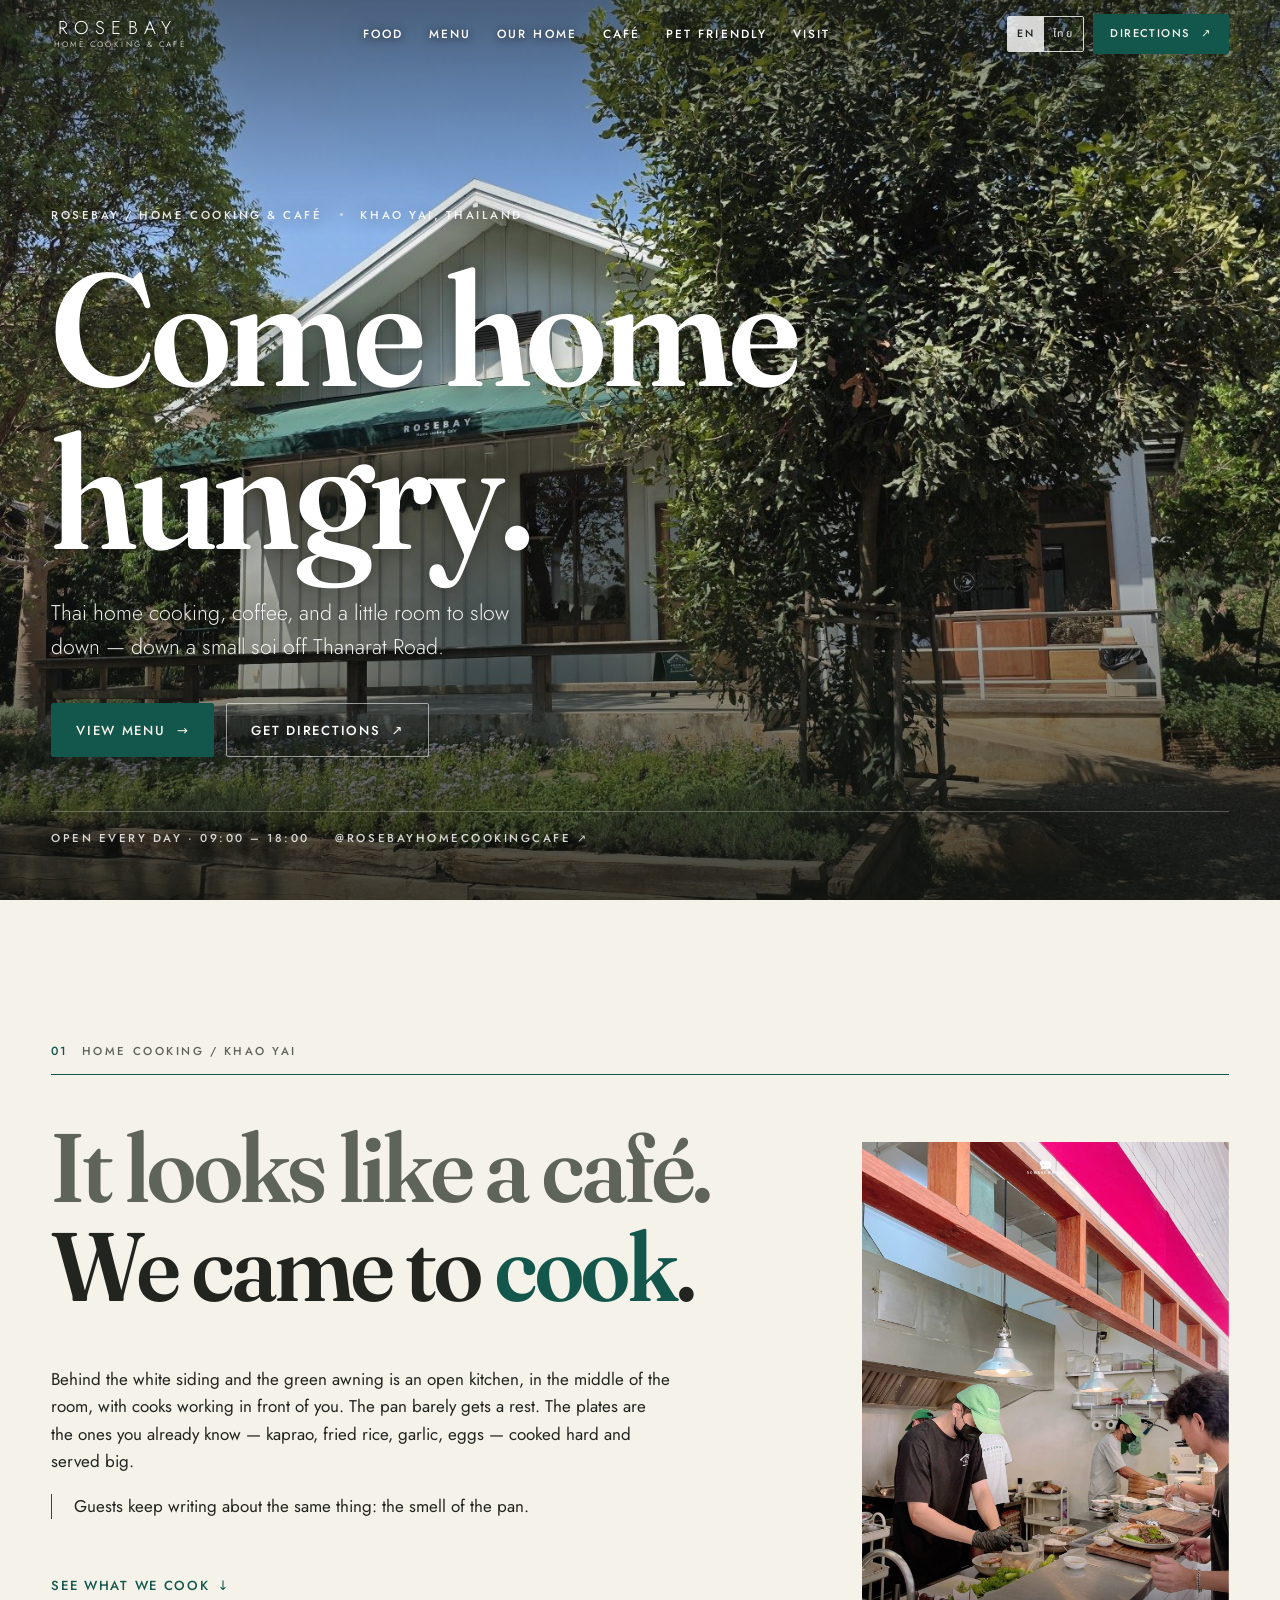
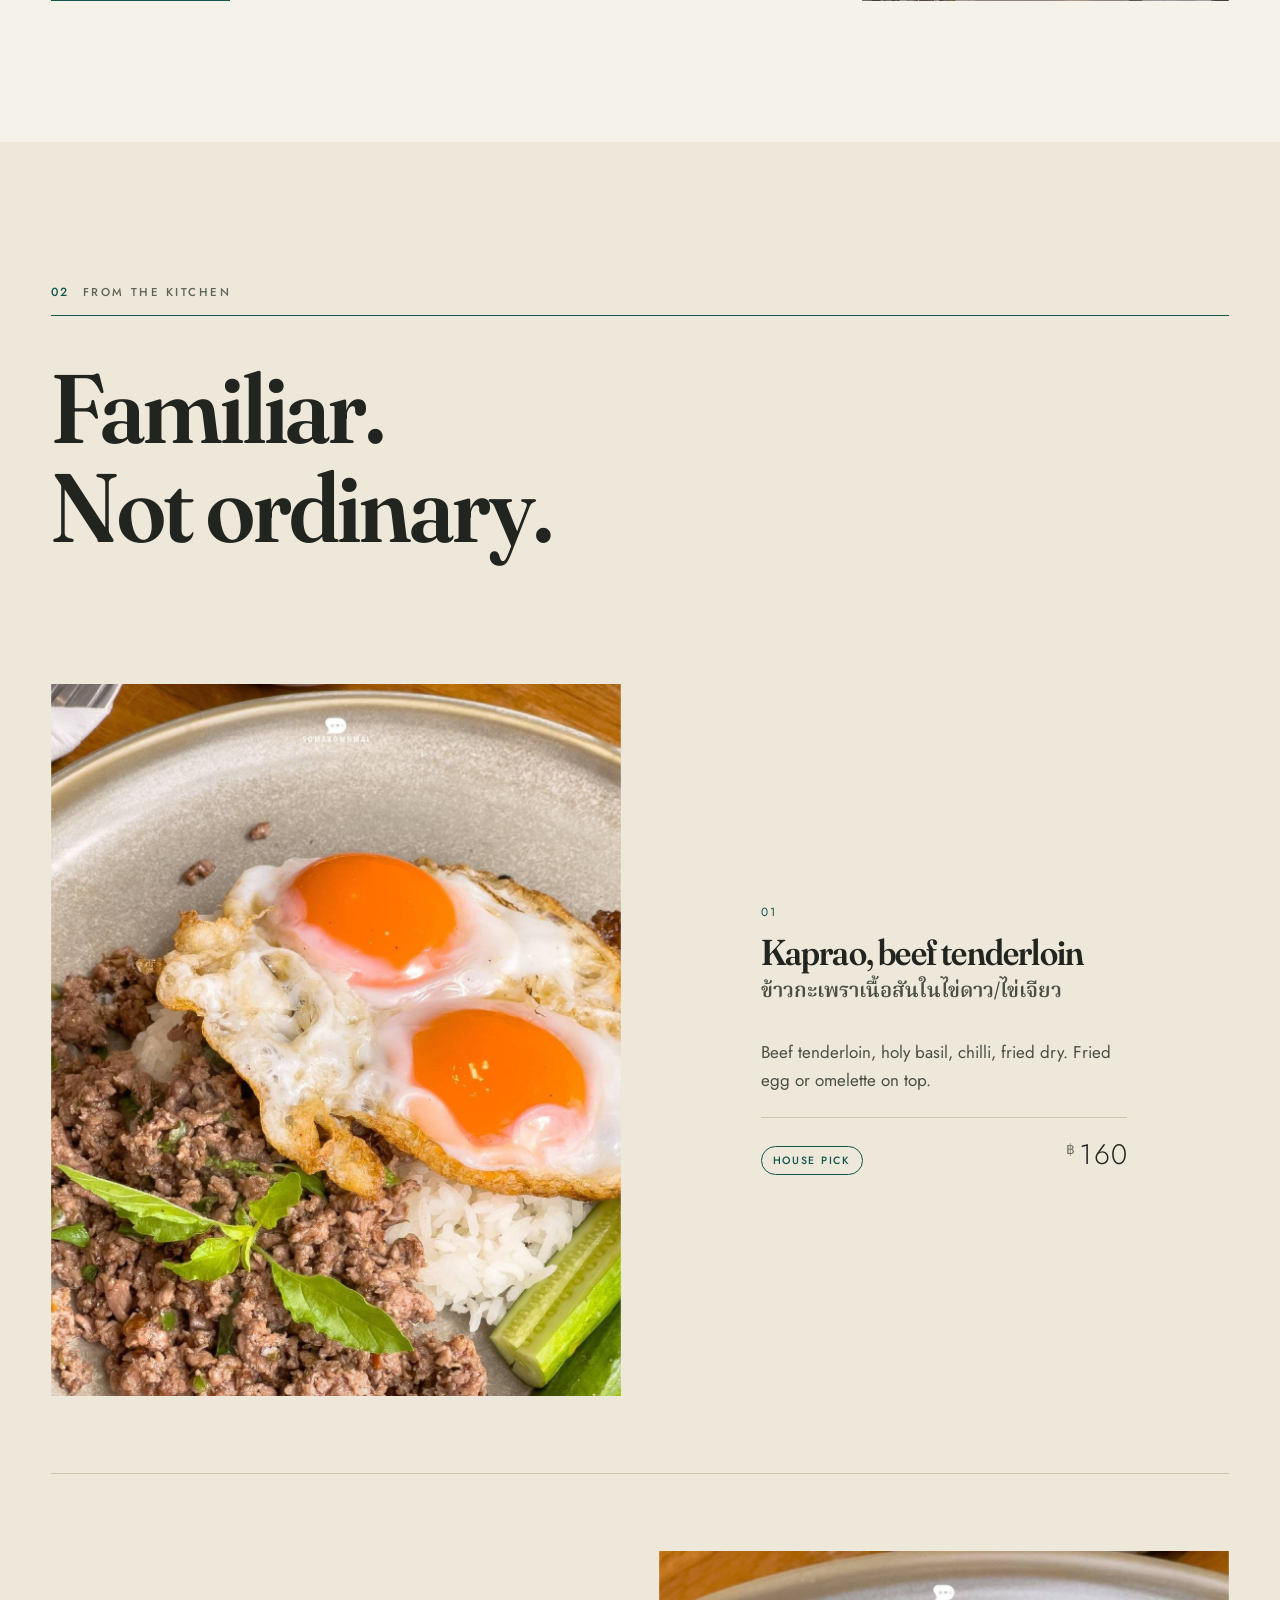
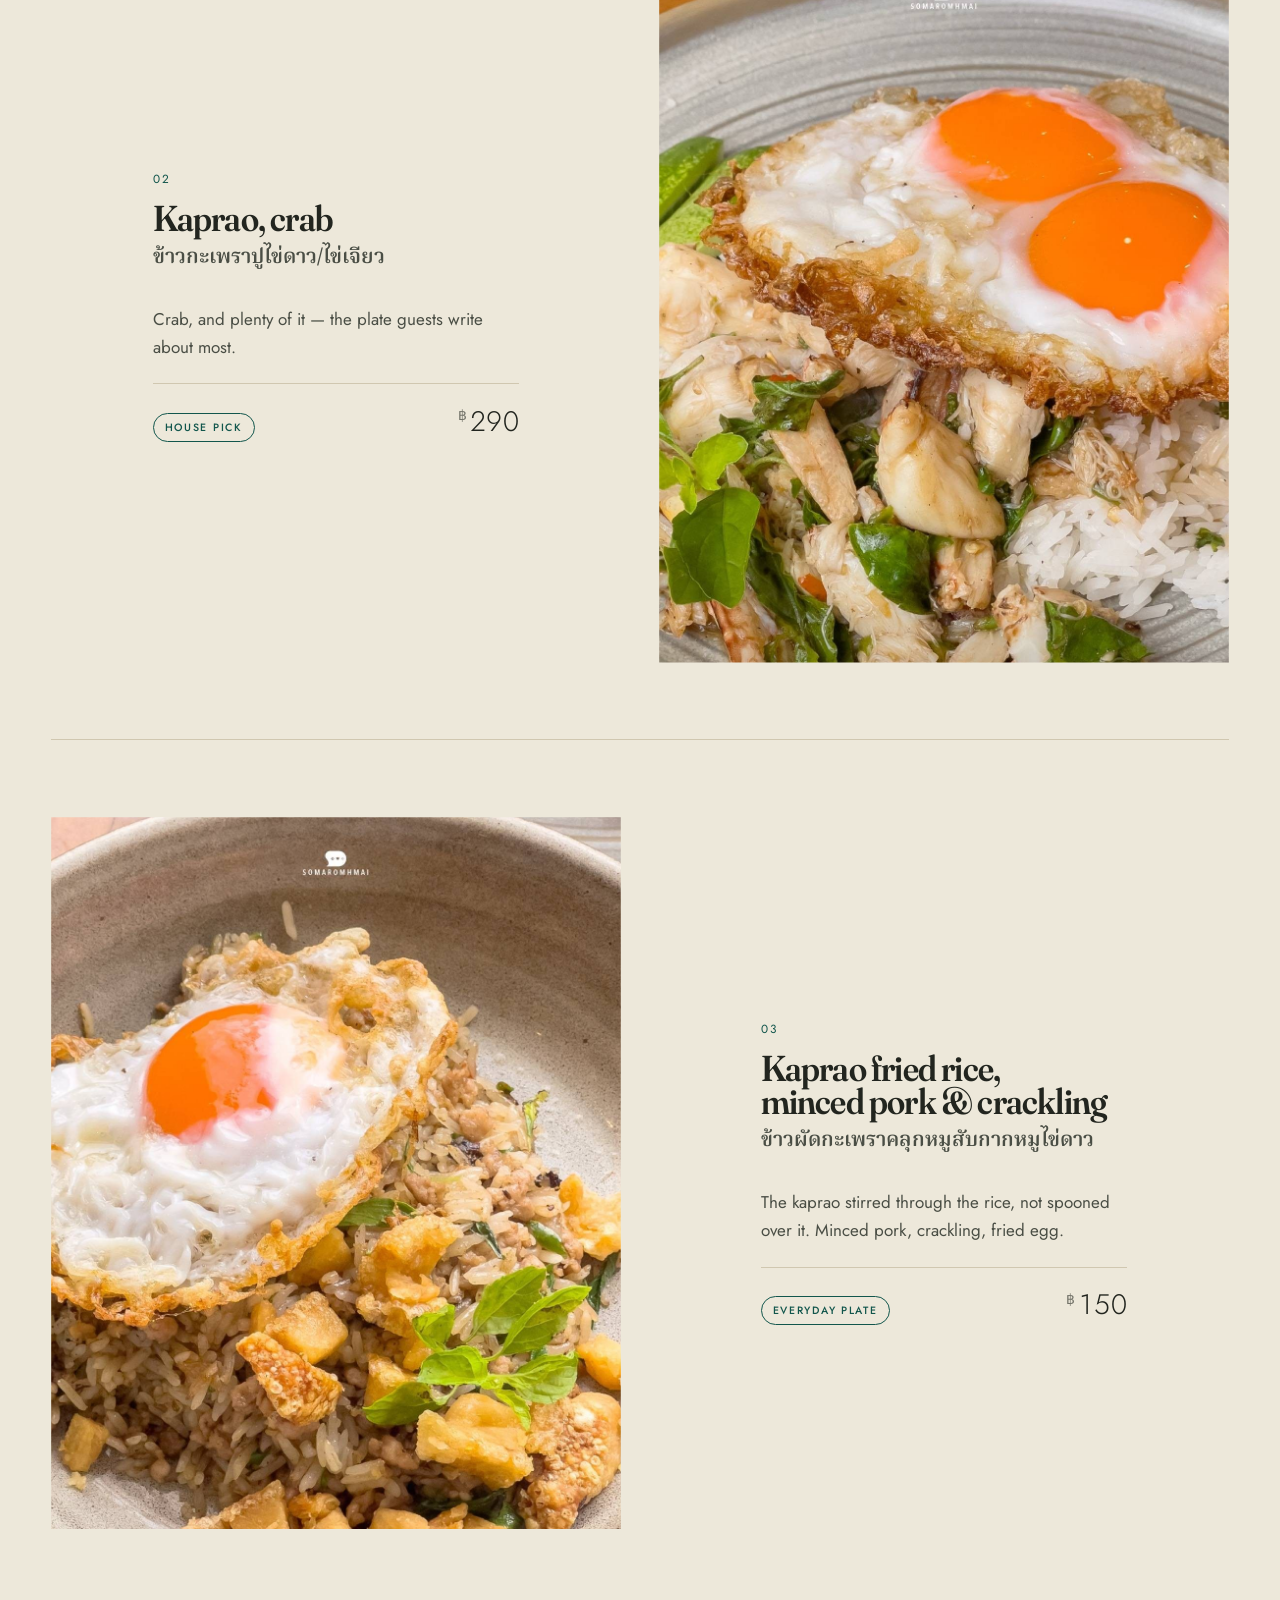
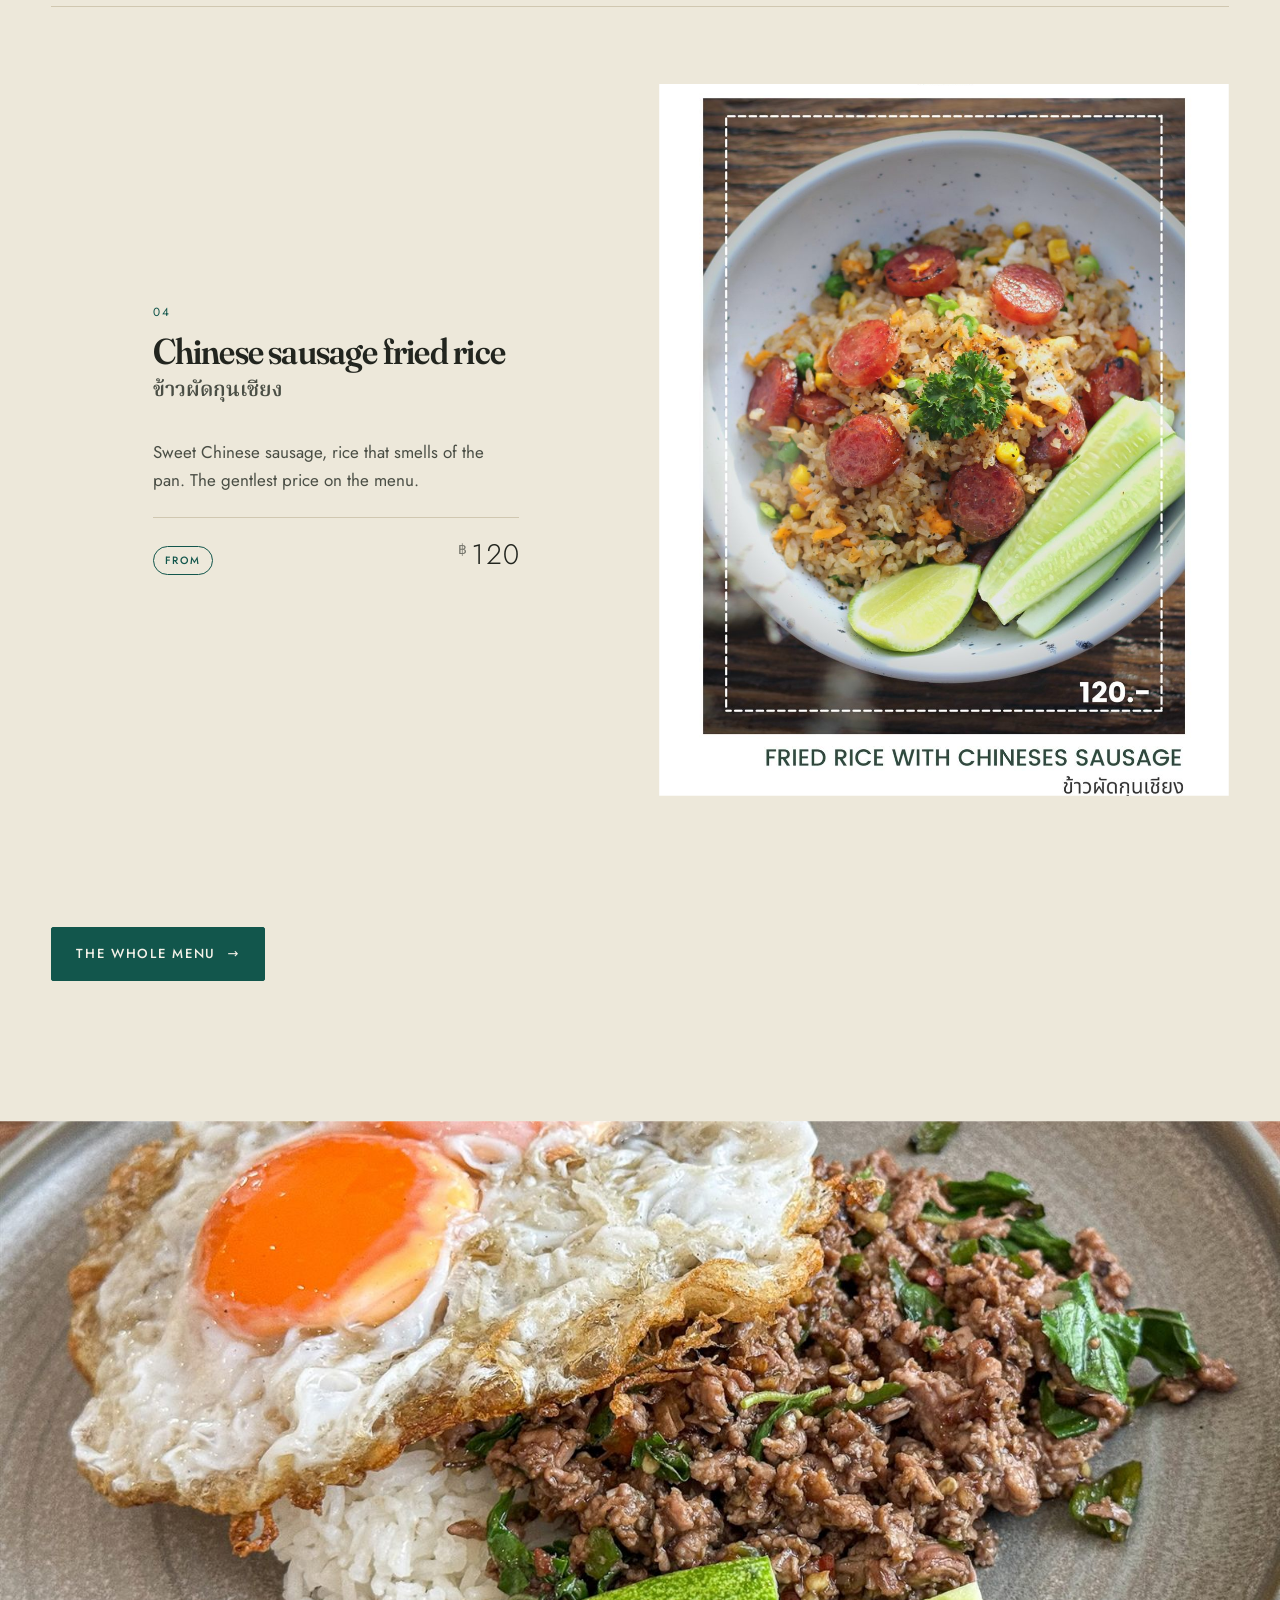
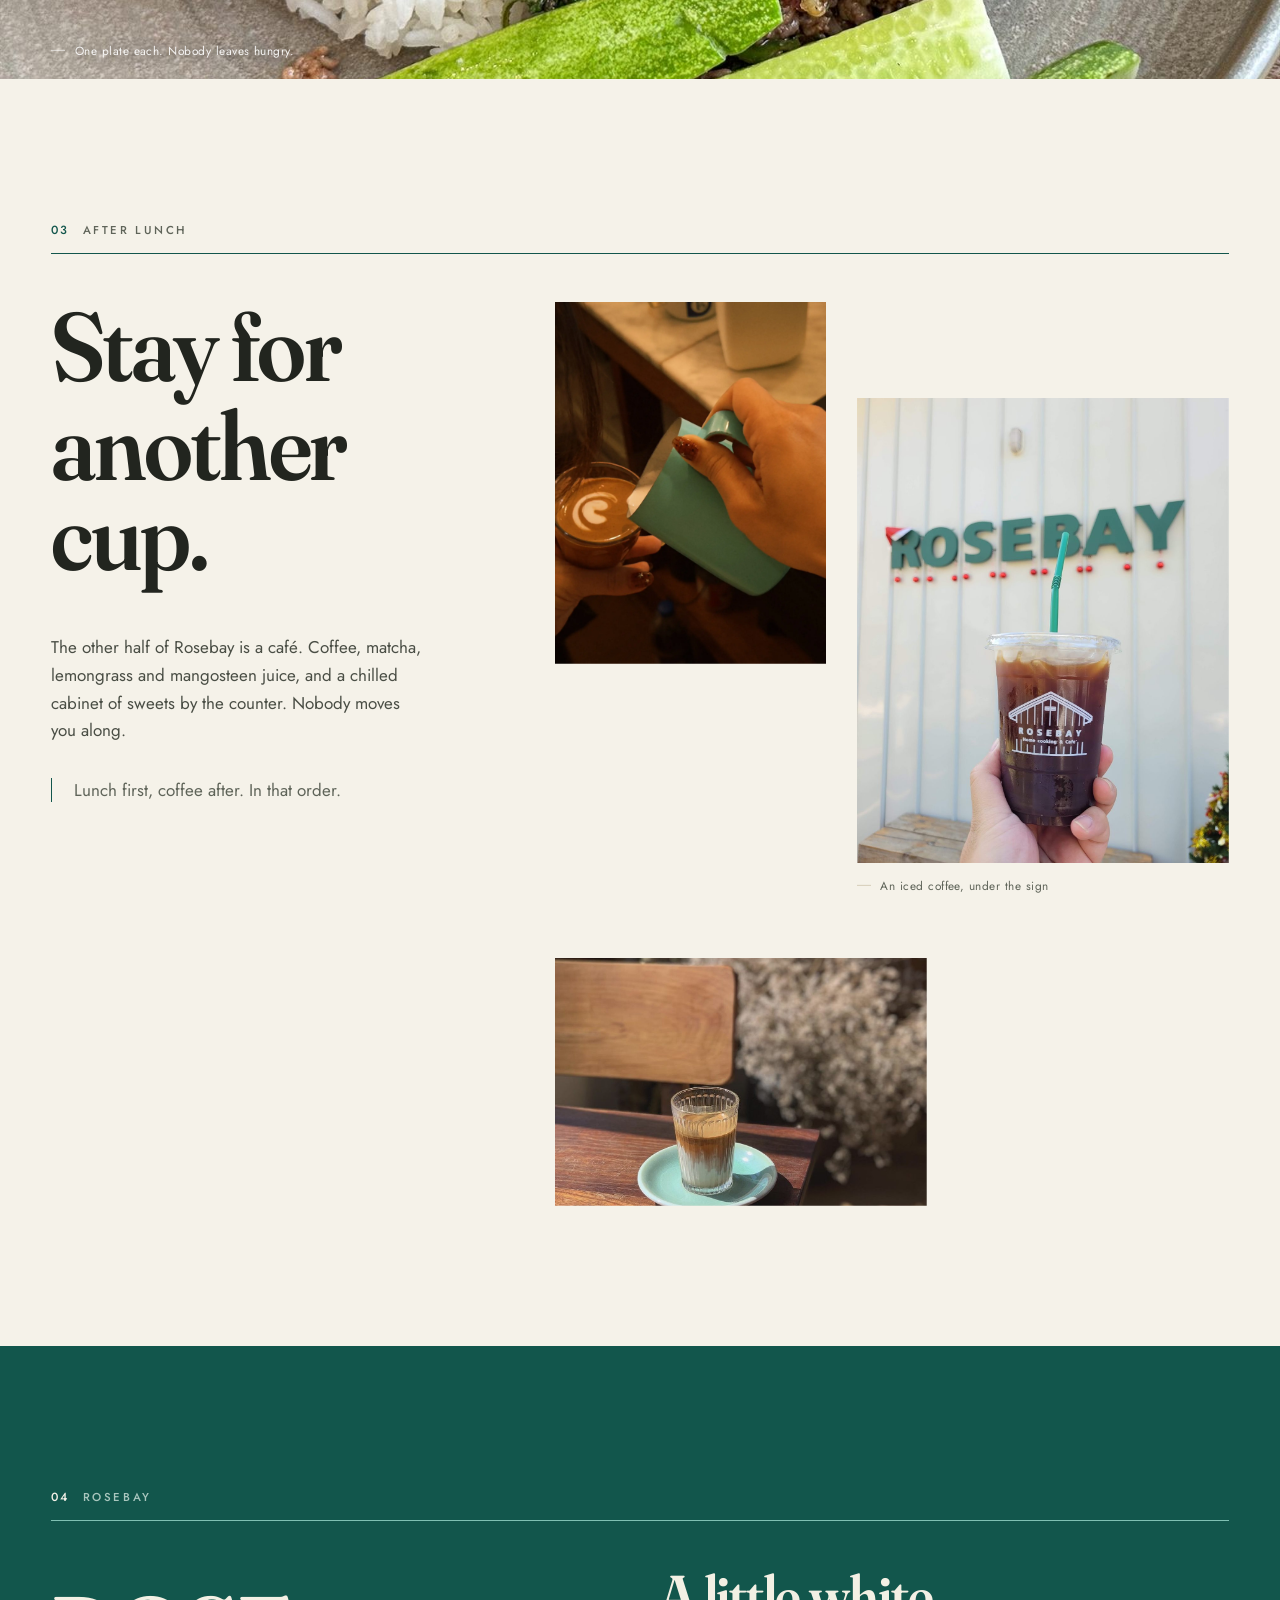
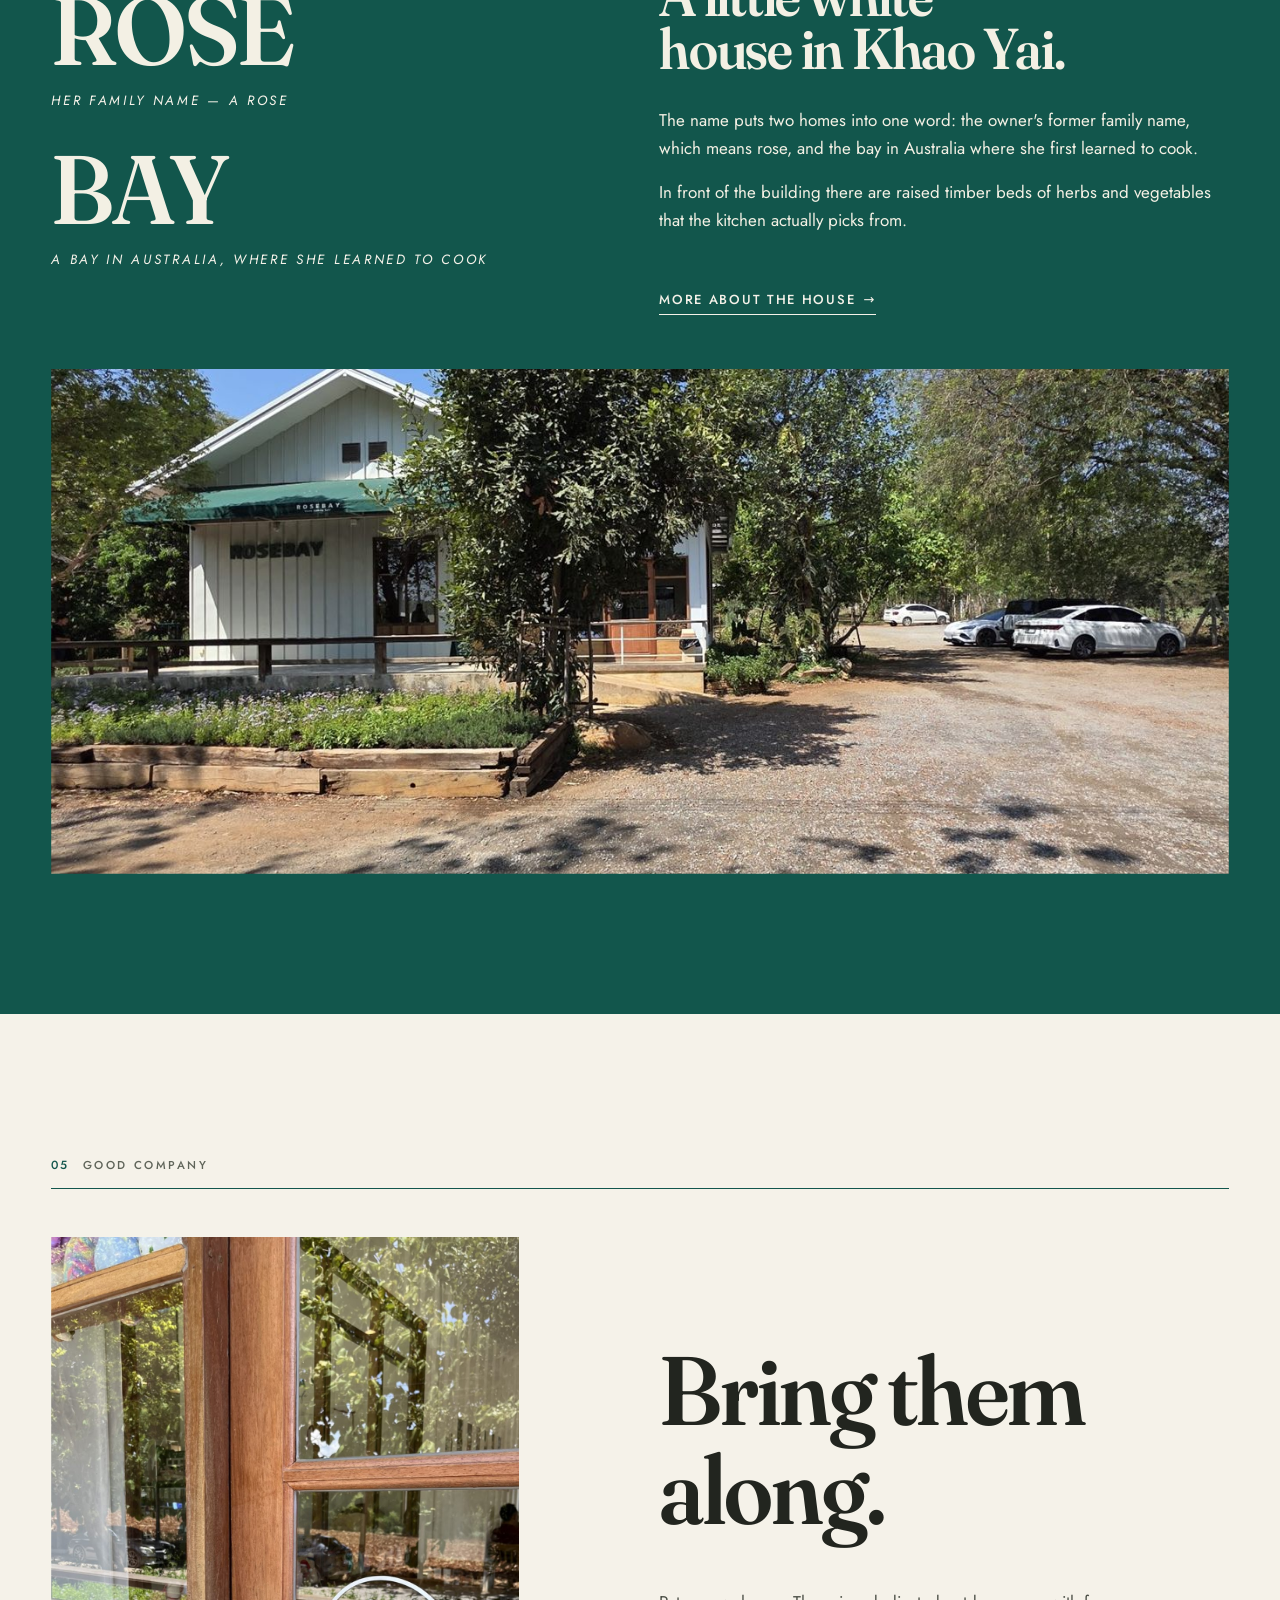
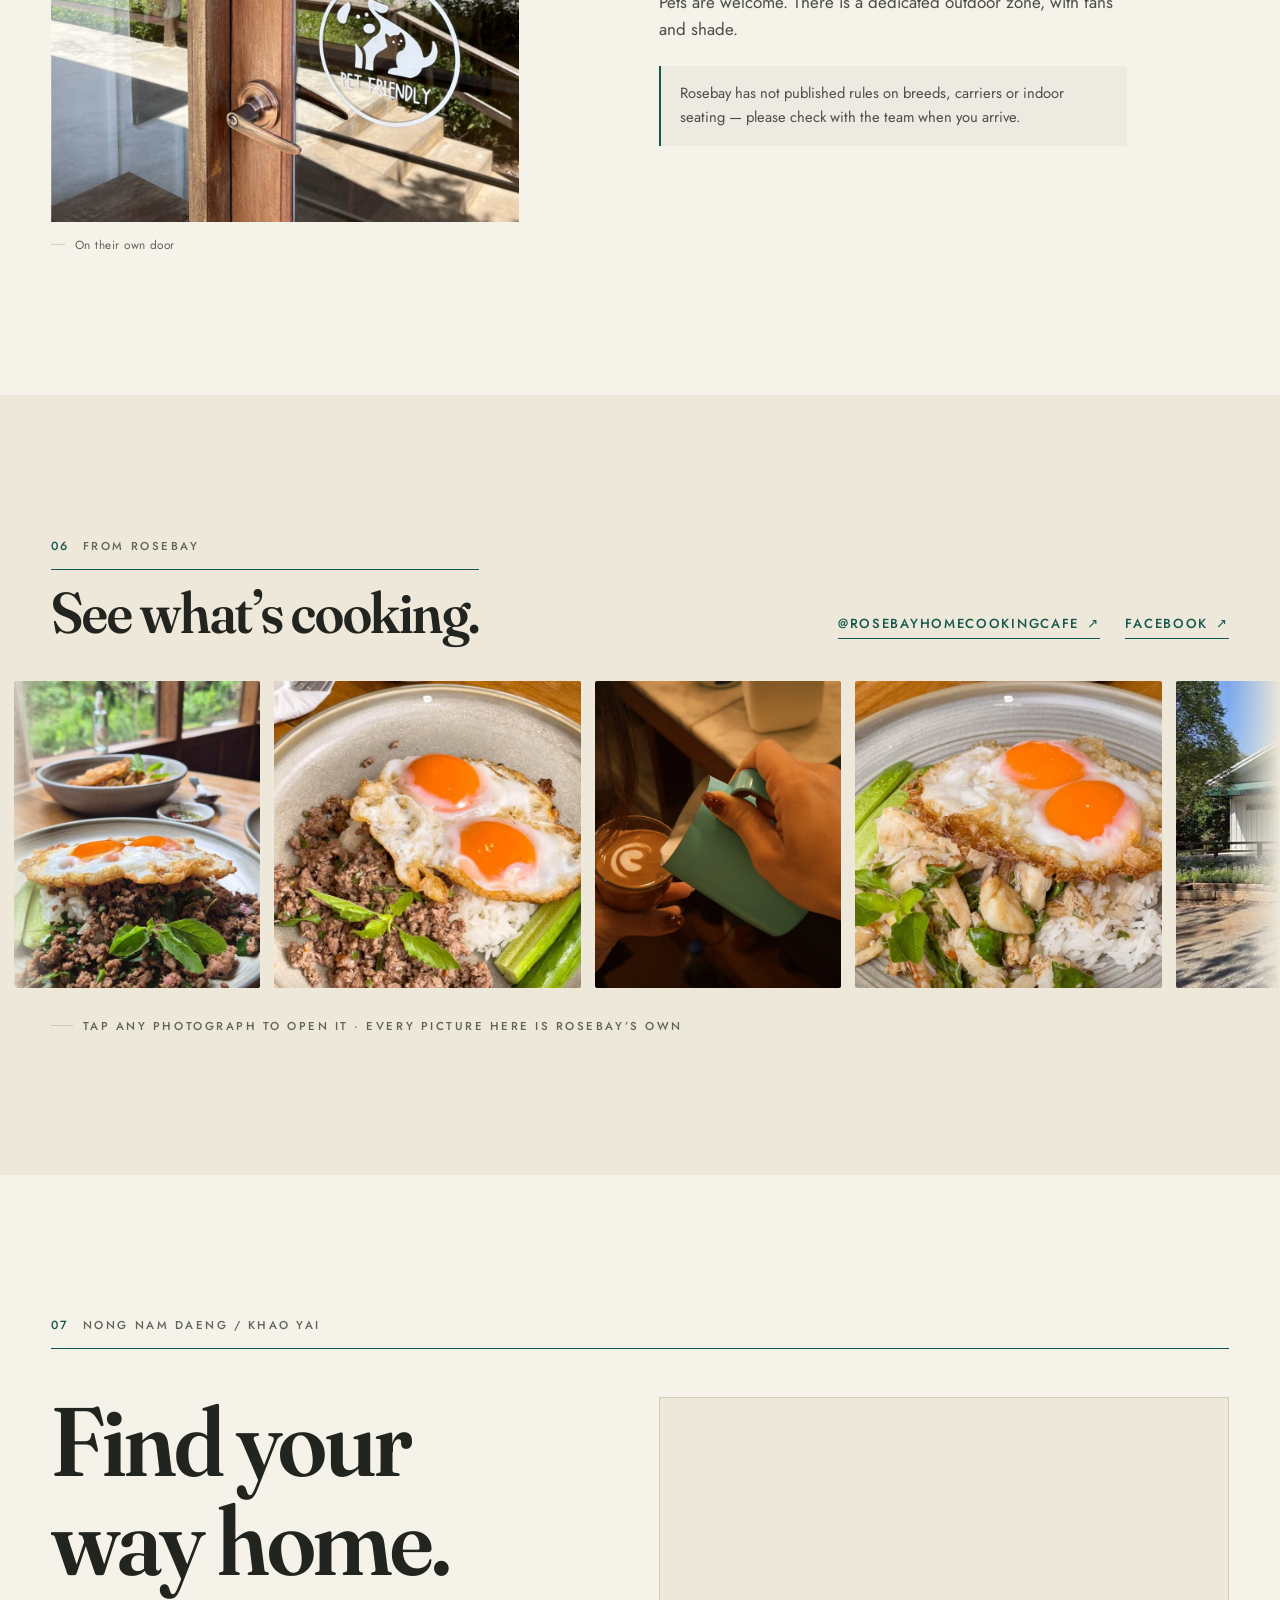
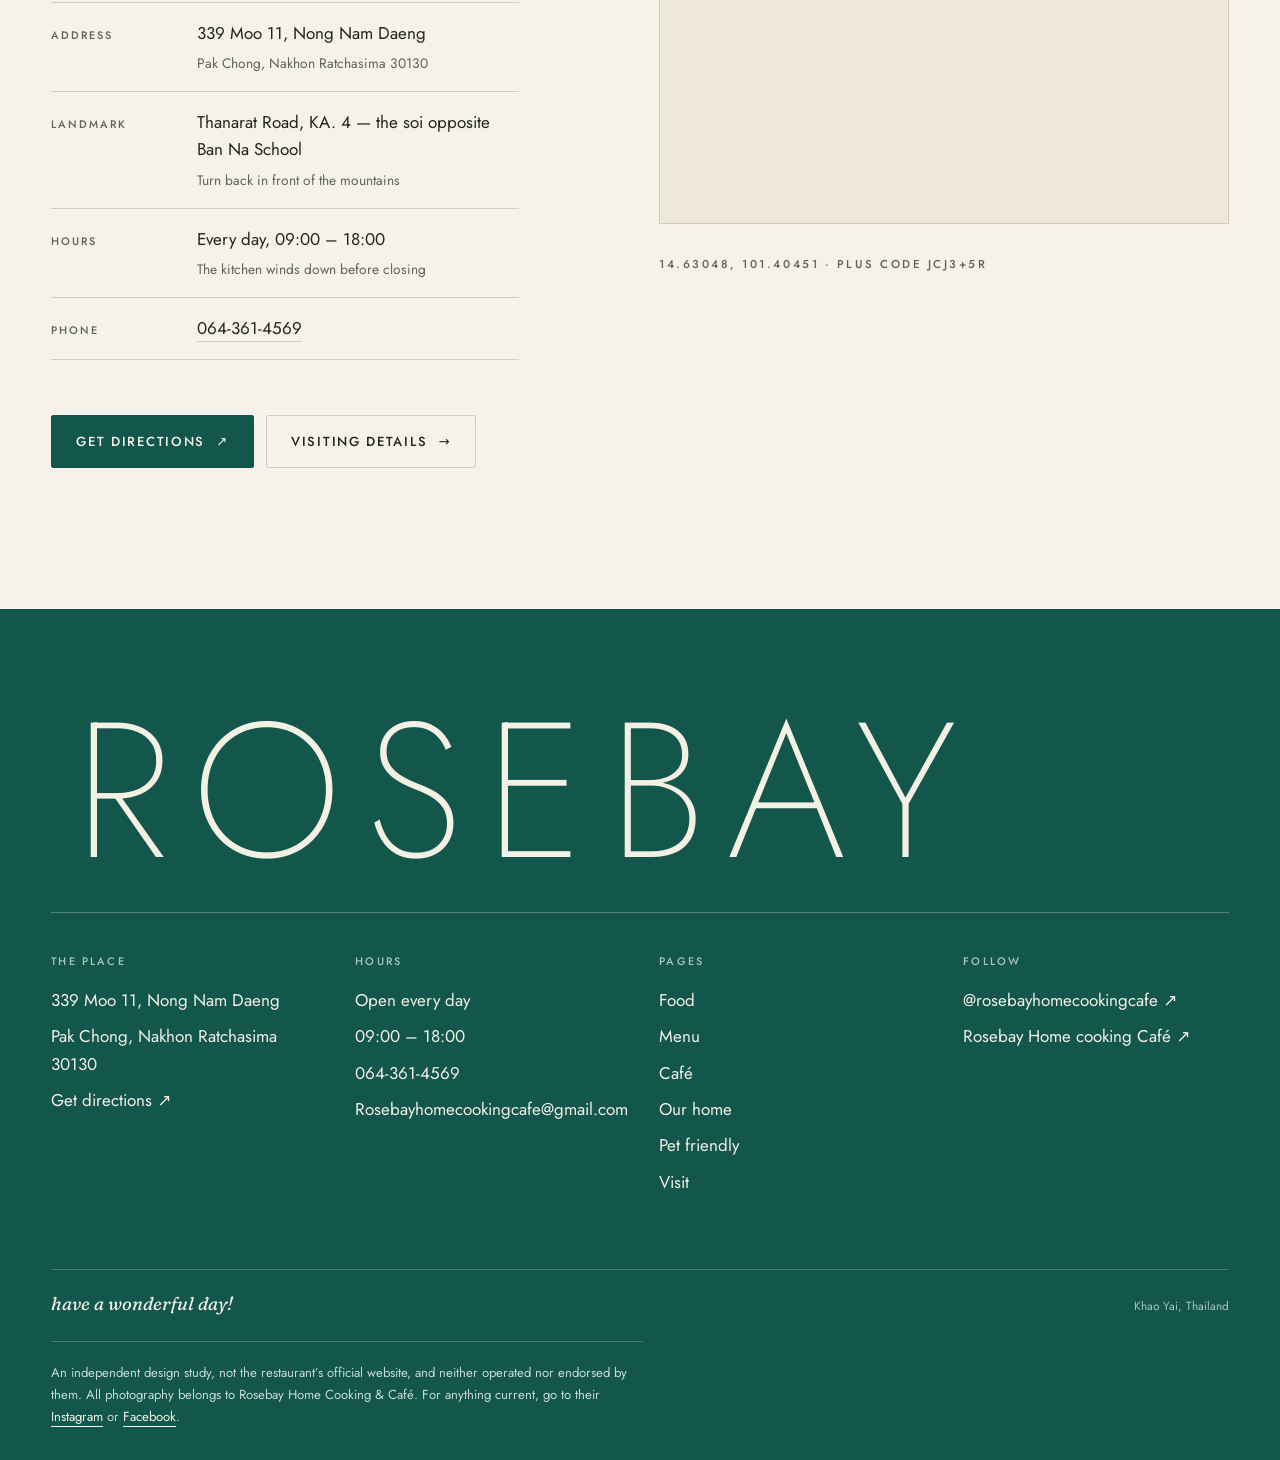
<file: index.html>
<!doctype html>
<html lang="en">
<head>
<meta charset="utf-8">
<meta name="viewport" content="width=device-width, initial-scale=1">
<title>Rosebay Home Cooking &amp; Café — Khao Yai</title>
<meta name="description" content="A quiet white house in Khao Yai with a serious kitchen. Thai home cooking — kaprao, fried rice, duck eggs — plus coffee, in Nong Nam Daeng, Pak Chong. Open every day 09:00–18:00.">
<!-- This is an unsolicited concept site for a real restaurant, published for
     portfolio review only. It must never surface in a search for Rosebay, so
     it is kept out of every index. See NOTICE.md. -->
<meta name="robots" content="noindex, nofollow, noarchive, noimageindex">

<meta property="og:type" content="restaurant">
<meta property="og:title" content="Rosebay Home Cooking &amp; Café — Khao Yai">
<meta property="og:description" content="It looks like a café. We came to cook. Thai home cooking and coffee down a small soi off Thanarat Road, Khao Yai.">
<meta property="og:image" content="img/house-front.jpg">
<meta property="og:locale" content="en_US">
<meta property="og:locale:alternate" content="th_TH">
<meta name="twitter:card" content="summary_large_image">

<link rel="icon" href="favicon.svg" type="image/svg+xml">
<link rel="apple-touch-icon" href="favicon.svg">
<meta name="theme-color" content="#12564C">

<style>
/* Critical, so the veil already covers the page on the first painted frame —
   before the stylesheets land. Everything else about it is in site.css. */
.veil{position:fixed;inset:0;z-index:1000;background:#F5F2E9}
.veil-core{opacity:0}
html.veil-on,html.veil-on body{overflow:hidden}
html.veil-skip .veil,html:not(.js) .veil{display:none}
</style>
<link rel="preconnect" href="https://fonts.googleapis.com">
<link rel="preconnect" href="https://fonts.gstatic.com" crossorigin>
<link href="https://fonts.googleapis.com/css2?family=Fraunces:ital,opsz,wght@0,9..144,400..700;1,9..144,400&family=Jost:wght@200;300;400;500&family=Noto+Sans+Thai:wght@300;400;500;600&family=Noto+Serif+Thai:wght@500;600;700&display=swap" rel="stylesheet">
<link rel="stylesheet" href="css/site.css">
<link rel="stylesheet" href="css/parts.css">
<script>
/* Reveals are hidden until JS opens them, so a script failure must not
   leave the page blank: any script error drops the .js flag and the CSS
   fallbacks show everything. Resource errors (a missing image) are
   ignored — only script errors count. It also drops veil-on, because that
   class locks scrolling. */
document.documentElement.classList.add('js');
addEventListener('error', function (e) {
  if (e && e.target && e.target !== window) return;
  document.documentElement.classList.remove('js');
  document.documentElement.classList.remove('veil-on');
}, true);
/* The veil is a front door, not a toll gate: it plays once per session, so
   moving between pages never replays it. Decided here, before the body
   paints, or a return visit flashes it. */
try {
  document.documentElement.classList.add(
    sessionStorage.getItem('rosebay.seen') ? 'veil-skip' : 'veil-on');
} catch (e) { document.documentElement.classList.add('veil-on'); }
/* Hard release. veil-on locks scrolling, so whatever happens to the
   controller, the page still becomes usable — the CSS failsafe takes the
   veil itself away on the same timer. */
setTimeout(function () {
  document.documentElement.classList.remove('veil-on');
}, 5000);
</script>
</head>
<body>
<!-- The front door: Rosebay's own roofline draws, the wordmark arrives, and
     the table line fills with real loading progress before the veil parts
     along it. Plays once per session; removed entirely without JavaScript. -->
<div class="veil" aria-hidden="true">
  <div class="veil-half veil-top"></div>
  <div class="veil-half veil-bot"></div>
  <div class="veil-core">
    <svg class="veil-mark" viewBox="0 0 120 62" role="presentation" focusable="false">
      <path class="m-roof" style="--len:118" d="M14 32 L60 8 L106 32"></path>
      <path class="m-wall" style="--len:114" d="M26 32 L26 54 L94 54 L94 32"></path>
    </svg>
    <div class="veil-word">ROSEBAY</div>
    <div class="veil-sub">HOME COOKING &amp; CAFÉ</div>
    <div class="veil-line"><i></i></div>
  </div>
</div>
<a class="skip" href="#main" data-th="ข้ามไปเนื้อหาหลัก">Skip to content</a>

<!-- ===== nav ===== -->
<header class="nav">
  <div class="nav-in">
    <a class="mark" href="index.html" aria-label="Rosebay, home">
      <b>ROSEBAY</b><span>HOME COOKING &amp; CAFÉ</span>
    </a>
    <nav class="nav-links" aria-label="Main">
      <a href="index.html#food" data-th="อาหาร">Food</a>
      <a href="menu.html" data-th="เมนู">Menu</a>
      <a href="home.html" data-th="เรื่องของร้าน">Our home</a>
      <a href="index.html#cafe" data-th="คาเฟ่">Café</a>
      <a href="visit.html#pet" data-th="สัตว์เลี้ยง">Pet friendly</a>
      <a href="visit.html" data-th="การเดินทาง">Visit</a>
    </nav>
    <div class="nav-cta">
      <div class="lang" role="group" aria-label="Language">
        <button type="button" data-lang="en" aria-pressed="true"><span>EN</span></button>
        <button type="button" data-lang="th" aria-pressed="false"><span>ไทย</span></button>
      </div>
      <a class="btn btn-sm" href="https://www.google.com/maps/dir/?api=1&amp;destination=14.6304824,101.4045083" target="_blank" rel="noopener" data-th="เส้นทาง">Directions <span class="arw" aria-hidden="true">↗</span></a>
      <button class="burger" type="button" aria-expanded="false" aria-controls="sheet" aria-label="Menu" data-th-attr="aria-label:เมนู"><i></i><i></i><i></i></button>
    </div>
  </div>
</header>

<div class="sheet" id="sheet">
  <nav aria-label="Mobile">
    <a href="index.html#food"><span data-th="อาหาร">Food</span><i>01</i></a>
    <a href="menu.html"><span data-th="เมนู">Menu</span><i>02</i></a>
    <a href="index.html#cafe"><span data-th="คาเฟ่">Café</span><i>03</i></a>
    <a href="home.html"><span data-th="เรื่องของร้าน">Our home</span><i>04</i></a>
    <a href="visit.html#pet"><span data-th="สัตว์เลี้ยง">Pet friendly</span><i>05</i></a>
    <a href="visit.html"><span data-th="การเดินทาง">Visit</span><i>06</i></a>
  </nav>
  <div class="sheet-foot">
    <div class="label" data-th="เปิดทุกวัน · 09:00 – 18:00">Open every day · 09:00 – 18:00</div>
    <a class="tlink" href="tel:+66643614569">064-361-4569</a>
    <div class="sheet-soc">
      <a class="tlink" href="https://www.instagram.com/rosebayhomecookingcafe/" target="_blank" rel="noopener">Instagram <span class="arw" aria-hidden="true">↗</span></a>
      <a class="tlink" href="https://www.facebook.com/rosebaycafe/" target="_blank" rel="noopener">Facebook <span class="arw" aria-hidden="true">↗</span></a>
    </div>
  </div>
</div>

<main id="main">

<!-- ===== 01 arrive ===== -->
<section class="hero on-photo" data-rv>
  <div class="hero-media">
    <img src="img/house-front.jpg" alt="The Rosebay cottage in Khao Yai: white board-and-batten walls, a teal-green awning and green ROSEBAY letters, with raised timber beds of herbs in front and a big tree beside it." fetchpriority="high" decoding="async" width="2000" height="1500">
  </div>
  <div class="wrap hero-in">
    <div class="hero-meta rv">
      <span class="label">Rosebay / Home cooking &amp; café</span>
      <span class="dot" aria-hidden="true"></span>
      <span class="label" data-th="เขาใหญ่ ประเทศไทย">Khao Yai, Thailand</span>
    </div>
    <h1 class="display d-xl lines">
      <span><i data-th="กลับบ้าน">Come home</i></span>
      <span><i data-th="แบบท้องว่าง">hungry.</i></span>
    </h1>
    <p class="lede rv" style="--d:420ms" data-th="อาหารไทยฝีมือครัวบ้าน กาแฟ และเวลาที่ช้าลงสักหน่อย ในซอยเล็ก ๆ ริมถนนธนะรัชต์">
      Thai home cooking, coffee, and a little room to slow down — down a small soi off Thanarat Road.
    </p>
    <div class="hero-actions rv" style="--d:560ms">
      <a class="btn" href="menu.html" data-th="ดูเมนู">View menu <span class="arw" aria-hidden="true">→</span></a>
      <a class="btn btn-ghost" href="https://www.google.com/maps/dir/?api=1&amp;destination=14.6304824,101.4045083" target="_blank" rel="noopener" data-th="เส้นทางไปร้าน">Get directions <span class="arw" aria-hidden="true">↗</span></a>
    </div>
    <div class="hero-foot rv" style="--d:700ms">
      <span class="label" data-th="เปิดทุกวัน · 09:00 – 18:00">Open every day · 09:00 – 18:00</span>
      <a class="label" href="https://www.instagram.com/rosebayhomecookingcafe/" target="_blank" rel="noopener">@rosebayhomecookingcafe ↗</a>
    </div>
  </div>
</section>

<!-- ===== the flip ===== -->
<section class="sect" data-rv>
  <div class="wrap">
    <div class="sect-label">
      <span class="no">01</span>
      <span class="label" data-th="ครัวบ้าน / เขาใหญ่">Home cooking / Khao Yai</span>
    </div>
    <div class="flip-grid">
      <div class="flip-copy">
        <h2 class="display d-lg lines">
          <span><i class="flip-a" data-th="ข้างนอกเหมือนคาเฟ่">It looks like a café.</i></span>
          <span><i class="flip-b" data-th="แต่เรามาเพื่อ<em>ทำอาหาร</em>">We came to <em>cook</em>.</i></span>
        </h2>
        <div class="mt-l body-w rv" style="--d:260ms">
          <p data-th="หลังผนังไม้สีขาวและกันสาดสีเขียว คือครัวเปิดที่อยู่กลางร้าน พ่อครัวยืนทำอาหารตรงหน้าคุณ กระทะแทบไม่ได้พัก อาหารเป็นจานเดียวที่คุ้นเคย กะเพรา ข้าวผัด กระเทียม ไข่ ทำมาแบบจริงจัง และให้มาเต็มจาน">
            Behind the white siding and the green awning is an open kitchen, in the middle of the room, with cooks working in front of you. The pan barely gets a rest. The plates are the ones you already know — kaprao, fried rice, garlic, eggs — cooked hard and served big.
          </p>
          <p class="tline-corner" data-th="ลูกค้าเขียนถึงกลิ่นเดียวกันซ้ำ ๆ คือกลิ่นกระทะ">
            Guests keep writing about the same thing: the smell of the pan.
          </p>
        </div>
        <div class="row mt-l rv" style="--d:380ms">
          <a class="tlink" href="#food" data-th="ดูว่าเราทำอะไร">See what we cook <span class="arw" aria-hidden="true">↓</span></a>
        </div>
      </div>
      <figure class="flip-fig rv-img r-45" style="--d:200ms">
        <img src="img/kitchen-cook.jpg" alt="A cook working at the open kitchen counter inside Rosebay." loading="lazy" decoding="async">
      </figure>
    </div>
  </div>
</section>

<!-- ===== 02 the food ===== -->
<section class="sect ground-tint" id="food" data-rv>
  <div class="wrap">
    <div class="sect-label">
      <span class="no">02</span>
      <span class="label" data-th="จากครัว">From the kitchen</span>
    </div>
    <h2 class="display d-lg lines">
      <span><i data-th="คุ้นเคย">Familiar.</i></span>
      <span><i data-th="แต่ไม่ธรรมดา">Not ordinary.</i></span>
    </h2>

    <div class="mt-l">

      <article class="dish" data-rv>
        <figure class="dish-fig rv-img r-45">
          <img src="img/kaprao-beef.jpg" alt="Kaprao with beef tenderloin over rice, topped with two fried duck eggs with loose orange yolks." loading="lazy" decoding="async">
        </figure>
        <div class="dish-txt">
          <span class="dish-no">01</span>
          <h3 class="display d-sm" data-th="กะเพราเนื้อสันใน">Kaprao, beef tenderloin</h3>
          <p class="dish-th">ข้าวกะเพราเนื้อสันในไข่ดาว/ไข่เจียว</p>
          <p class="mt-m" style="color:var(--fg-2)" data-th="เนื้อสันใน กะเพรา พริก ผัดแห้ง ราดไข่ดาวหรือไข่เจียว">
            Beef tenderloin, holy basil, chilli, fried dry. Fried egg or omelette on top.
          </p>
          <div class="dish-meta">
            <span class="dish-tag" data-th="ร้านแนะนำ">House pick</span>
            <span class="dish-price num"><sup>฿</sup>160</span>
          </div>
        </div>
      </article>

      <article class="dish rev" data-rv>
        <figure class="dish-fig rv-img r-45">
          <img src="img/kaprao-crab.jpg" alt="Kaprao crab over rice with a fried duck egg, loose orange yolk, and long beans." loading="lazy" decoding="async">
        </figure>
        <div class="dish-txt">
          <span class="dish-no">02</span>
          <h3 class="display d-sm" data-th="กะเพราปู">Kaprao, crab</h3>
          <p class="dish-th">ข้าวกะเพราปูไข่ดาว/ไข่เจียว</p>
          <p class="mt-m" style="color:var(--fg-2)" data-th="เนื้อปูมาเต็ม เป็นจานที่ลูกค้าเขียนถึงกันบ่อยที่สุด">
            Crab, and plenty of it — the plate guests write about most.
          </p>
          <div class="dish-meta">
            <span class="dish-tag" data-th="ร้านแนะนำ">House pick</span>
            <span class="dish-price num"><sup>฿</sup>290</span>
          </div>
        </div>
      </article>

      <article class="dish" data-rv>
        <figure class="dish-fig rv-img r-45">
          <img src="img/kaprao-mince.jpg" alt="Kaprao fried rice with minced pork and crackling pork, a fried duck egg on top." loading="lazy" decoding="async">
        </figure>
        <div class="dish-txt">
          <span class="dish-no">03</span>
          <h3 class="display d-sm" data-th="ข้าวผัดกะเพราคลุก หมูสับกากหมู">Kaprao fried rice, minced pork &amp; crackling</h3>
          <p class="dish-th">ข้าวผัดกะเพราคลุกหมูสับกากหมูไข่ดาว</p>
          <p class="mt-m" style="color:var(--fg-2)" data-th="กะเพราคลุกลงไปในข้าว หมูสับ กากหมู ไข่ดาว">
            The kaprao stirred through the rice, not spooned over it. Minced pork, crackling, fried egg.
          </p>
          <div class="dish-meta">
            <span class="dish-tag" data-th="จานประจำ">Everyday plate</span>
            <span class="dish-price num"><sup>฿</sup>150</span>
          </div>
        </div>
      </article>

      <article class="dish rev" data-rv>
        <figure class="dish-fig rv-img r-45">
          <img src="img/friedrice-sau.jpg" alt="Chinese sausage fried rice with cucumber and spring onion on a stoneware plate." loading="lazy" decoding="async">
        </figure>
        <div class="dish-txt">
          <span class="dish-no">04</span>
          <h3 class="display d-sm" data-th="ข้าวผัดกุนเชียง">Chinese sausage fried rice</h3>
          <p class="dish-th">ข้าวผัดกุนเชียง</p>
          <p class="mt-m" style="color:var(--fg-2)" data-th="กุนเชียงหวาน ๆ ข้าวหอมกลิ่นกระทะ จานที่ราคาเบาที่สุดในเมนู">
            Sweet Chinese sausage, rice that smells of the pan. The gentlest price on the menu.
          </p>
          <div class="dish-meta">
            <span class="dish-tag" data-th="เริ่มต้นที่">From</span>
            <span class="dish-price num"><sup>฿</sup>120</span>
          </div>
        </div>
      </article>

    </div>

    <div class="row mt-l" data-rv>
      <a class="btn" href="menu.html" data-th="ดูเมนูทั้งหมด">The whole menu <span class="arw" aria-hidden="true">→</span></a>
    </div>
  </div>
</section>

<!-- ===== the table shot: scale, not macro ===== -->
<figure class="table-shot rv-img" data-rv>
  <img src="img/kaprao-table.jpg" alt="Two plates of kaprao with fried eggs and cucumber on a wooden table at Rosebay." loading="lazy" decoding="async">
  <figcaption data-th="จานเดียว ให้มาเต็ม">One plate each. Nobody leaves hungry.</figcaption>
</figure>

<!-- ===== 03 café ===== -->
<section class="sect" id="cafe" data-rv>
  <div class="wrap">
    <div class="sect-label">
      <span class="no">03</span>
      <span class="label" data-th="หลังมื้อกลางวัน">After lunch</span>
    </div>
    <div class="cafe-grid">
      <div class="cafe-copy">
        <h2 class="display d-lg lines">
          <span><i data-th="นั่งต่อ">Stay for</i></span>
          <span><i data-th="อีกสักแก้ว">another cup.</i></span>
        </h2>
        <div class="mt-l rv" style="--d:220ms">
          <p style="color:var(--fg-2)" data-th="ครึ่งหลังของร้านคือคาเฟ่ กาแฟ มัทฉะ น้ำตะไคร้ น้ำมังคุด และตู้ของหวานตรงเคาน์เตอร์ ไม่มีใครไล่ให้ลุก">
            The other half of Rosebay is a café. Coffee, matcha, lemongrass and mangosteen juice, and a chilled cabinet of sweets by the counter. Nobody moves you along.
          </p>
          <p class="tline-corner mt-m" style="color:var(--fg-3)" data-th="อาหารมาก่อน กาแฟตามหลัง ตามลำดับนั้นแหละ">
            Lunch first, coffee after. In that order.
          </p>
        </div>
      </div>
      <figure class="cafe-a rv-img r-34" style="--d:120ms">
        <img src="img/latte.webp" alt="A latte with leaf art in a cup on a wooden table at Rosebay." loading="lazy" decoding="async">
      </figure>
      <figure class="cafe-b rv-img r-45 cap" style="--d:240ms">
        <img src="img/sign-wall.jpg" alt="A hand holding an iced coffee in a Rosebay cup, in front of the green ROSEBAY letters on the white siding." loading="lazy" decoding="async">
        <figcaption data-th="กาแฟเย็น ใต้ป้ายร้าน">An iced coffee, under the sign</figcaption>
      </figure>
      <figure class="cafe-c rv-img r-32" style="--d:360ms">
        <img src="img/espresso.jpg" alt="A small espresso in a glass on a green saucer, on a timber table." loading="lazy" decoding="async">
      </figure>
    </div>
  </div>
</section>

<!-- ===== 04 our home ===== -->
<section class="sect ground-green" id="home" data-rv>
  <div class="wrap">
    <div class="sect-label">
      <span class="no">04</span>
      <span class="label">Rosebay</span>
    </div>
    <div class="home-grid">
      <div class="home-a">
        <div class="rosebay display d-lg">
          <span><b>ROSE</b></span>
          <em class="gloss" style="--d:300ms" data-th="นามสกุลเดิมของเจ้าของร้าน แปลว่า กุหลาบ">Her family name — a rose</em>
          <span><b>BAY</b></span>
          <em class="gloss" style="--d:500ms" data-th="อ่าวในออสเตรเลีย ที่เธอไปเรียนทำอาหาร">A bay in Australia, where she learned to cook</em>
        </div>
      </div>
      <div class="home-b">
        <h2 class="display d-md" data-th="บ้านสีขาวหลังเล็ก ๆ ในเขาใหญ่">A little white house in Khao Yai.</h2>
        <div class="mt-m body-w">
          <p data-th="ชื่อร้านคือสองบ้านรวมกัน นามสกุลเดิมของเจ้าของร้านที่แปลว่ากุหลาบ และชื่ออ่าวในออสเตรเลียที่เธอเริ่มเรียนทำอาหาร">
            The name puts two homes into one word: the owner's former family name, which means rose, and the bay in Australia where she first learned to cook.
          </p>
          <p data-th="หน้าร้านมีแปลงผักและสมุนไพรยกพื้นไม้ ที่ครัวเก็บมาใช้จริง ๆ">
            In front of the building there are raised timber beds of herbs and vegetables that the kitchen actually picks from.
          </p>
        </div>
        <div class="row mt-l">
          <a class="tlink" href="home.html" data-th="เรื่องของบ้านหลังนี้">More about the house <span class="arw" aria-hidden="true">→</span></a>
        </div>
      </div>
    </div>
    <figure class="mt-l rv-img r-219" data-rv>
      <img src="img/house-wide.jpg" alt="The Rosebay cottage seen from the dirt forecourt, with trees and a blue sky." loading="lazy" decoding="async">
    </figure>
  </div>
</section>

<!-- ===== good company ===== -->
<section class="sect" id="pet" data-rv>
  <div class="wrap">
    <div class="sect-label">
      <span class="no">05</span>
      <span class="label" data-th="เพื่อนร่วมโต๊ะ">Good company</span>
    </div>
    <div class="pet-grid">
      <figure class="pet-fig rv-img r-45 cap">
        <img src="img/door-pet.jpg" alt="Rosebay's timber door with a circular PET FRIENDLY decal showing a dog and a cat." loading="lazy" decoding="async">
        <figcaption data-th="สติกเกอร์ที่ประตูร้าน">On their own door</figcaption>
      </figure>
      <div class="pet-txt">
        <h2 class="display d-lg lines">
          <span><i data-th="พามาด้วย">Bring them</i></span>
          <span><i data-th="ได้เลย">along.</i></span>
        </h2>
        <p class="mt-l" style="color:var(--fg-2)" data-th="ร้านรับสัตว์เลี้ยง มีโซนด้านนอกโดยเฉพาะ มีพัดลมและร่มเงา">
          Pets are welcome. There is a dedicated outdoor zone, with fans and shade.
        </p>
        <p class="note" data-th="ทางร้านยังไม่ได้ประกาศกติกาเรื่องขนาด สายจูง หรือโซนในร่ม กรุณาสอบถามพนักงานเมื่อมาถึง">
          Rosebay has not published rules on breeds, carriers or indoor seating — please check with the team when you arrive.
        </p>
      </div>
    </div>
  </div>
</section>

<!-- ===== 06 the gallery ===== -->
<section class="sect ground-tint" id="gallery" data-rv>
  <div class="wrap">
    <div class="soc-head">
      <div>
        <div class="sect-label" style="margin-bottom:1rem">
          <span class="no">06</span>
          <span class="label" data-th="จากร้าน">From Rosebay</span>
        </div>
        <h2 class="display d-md" data-th="วันนี้ทำอะไรอยู่">See what&rsquo;s cooking.</h2>
      </div>
      <div class="soc-links">
        <a class="tlink" href="https://www.instagram.com/rosebayhomecookingcafe/" target="_blank" rel="noopener">@rosebayhomecookingcafe <span class="arw" aria-hidden="true">↗</span></a>
        <a class="tlink" href="https://www.facebook.com/rosebaycafe/" target="_blank" rel="noopener">Facebook <span class="arw" aria-hidden="true">↗</span></a>
      </div>
    </div>
  </div>

  <div class="ribbon" data-ribbon>
    <ul class="ribbon-track" data-ribbon-track>

      <li class="gtile">
        <button type="button" class="gtile-btn" data-full="img/ig-kaprao.jpg"
                data-cap="Kaprao with a fried duck egg — posted by Rosebay, 28 August."
                data-cap-th="ข้าวกะเพราไข่ดาว จากโพสต์ของทางร้าน 28 สิงหาคม">
          <img src="img/g/ig-kaprao.jpg" alt="Kaprao with a fried duck egg on rice." loading="lazy" decoding="async">
          <span class="zoom" data-th="ขยาย">Expand</span>
        </button>
      </li>

      <li class="gtile t-11">
        <button type="button" class="gtile-btn" data-full="img/kaprao-beef.jpg"
                data-cap="Kaprao, beef tenderloin, two fried duck eggs. ฿160."
                data-cap-th="ข้าวกะเพราเนื้อสันใน ไข่ดาวสองฟอง 160 บาท">
          <img src="img/g/kaprao-beef.jpg" alt="Kaprao with beef tenderloin over rice, two fried duck eggs on top." loading="lazy" decoding="async">
          <span class="zoom" data-th="ขยาย">Expand</span>
        </button>
      </li>

      <li class="gtile">
        <button type="button" class="gtile-btn" data-full="img/latte.webp"
                data-cap="A latte, poured at the counter."
                data-cap-th="ลาเต้ ที่เคาน์เตอร์กาแฟ">
          <img src="img/latte.webp" alt="A latte being poured, the rosetta forming in the cup." loading="lazy" decoding="async">
          <span class="zoom" data-th="ขยาย">Expand</span>
        </button>
      </li>

      <li class="gtile t-11">
        <button type="button" class="gtile-btn" data-full="img/kaprao-crab.jpg"
                data-cap="Kaprao, crab, fried duck egg. ฿290."
                data-cap-th="ข้าวกะเพราปู ไข่ดาว 290 บาท">
          <img src="img/g/kaprao-crab.jpg" alt="Kaprao with crab over rice, a fried duck egg and long beans." loading="lazy" decoding="async">
          <span class="zoom" data-th="ขยาย">Expand</span>
        </button>
      </li>

      <li class="gtile t-32">
        <button type="button" class="gtile-btn" data-full="img/house-wide.jpg"
                data-cap="The cottage from the forecourt, Nong Nam Daeng."
                data-cap-th="ตัวบ้านมองจากลานหน้าร้าน หนองน้ำแดง">
          <img src="img/g/house-wide.jpg" alt="The white Rosebay cottage seen from the dirt forecourt under a blue sky." loading="lazy" decoding="async">
          <span class="zoom" data-th="ขยาย">Expand</span>
        </button>
      </li>

      <li class="gtile">
        <button type="button" class="gtile-btn" data-full="img/kaprao-mince.jpg"
                data-cap="Kaprao fried rice, minced pork and crackling, fried egg. ฿150."
                data-cap-th="ข้าวผัดกะเพราคลุกหมูสับกากหมูไข่ดาว 150 บาท">
          <img src="img/g/kaprao-mince.jpg" alt="Kaprao fried rice with minced pork and crackling pork, a fried duck egg on top." loading="lazy" decoding="async">
          <span class="zoom" data-th="ขยาย">Expand</span>
        </button>
      </li>

      <li class="gtile t-34">
        <button type="button" class="gtile-btn" data-full="img/sign-wall.jpg"
                data-cap="An iced coffee, under the sign."
                data-cap-th="กาแฟเย็น ใต้ป้ายร้าน">
          <img src="img/g/sign-wall.jpg" alt="A hand holding an iced coffee in a Rosebay cup in front of the green ROSEBAY letters." loading="lazy" decoding="async">
          <span class="zoom" data-th="ขยาย">Expand</span>
        </button>
      </li>

      <li class="gtile t-11">
        <button type="button" class="gtile-btn" data-full="img/friedrice-sau.jpg"
                data-cap="Chinese sausage fried rice. ฿120."
                data-cap-th="ข้าวผัดกุนเชียง 120 บาท">
          <img src="img/g/friedrice-sau.jpg" alt="Chinese sausage fried rice with cucumber and spring onion." loading="lazy" decoding="async">
          <span class="zoom" data-th="ขยาย">Expand</span>
        </button>
      </li>

      <li class="gtile t-32">
        <button type="button" class="gtile-btn" data-full="img/kitchen-cook.jpg"
                data-cap="A cook at the open kitchen counter, mid service."
                data-cap-th="พ่อครัวที่เคาน์เตอร์ครัวเปิด ระหว่างช่วงขายดี">
          <img src="img/g/kitchen-cook.jpg" alt="A cook working at the white tiled counter of the open kitchen." loading="lazy" decoding="async">
          <span class="zoom" data-th="ขยาย">Expand</span>
        </button>
      </li>

      <li class="gtile">
        <button type="button" class="gtile-btn" data-full="img/beeffat-rice.jpg"
                data-cap="Beef-fat fried rice with beef tenderloin, garlic and a creamy omelette."
                data-cap-th="ข้าวผัดมันเนื้อ เนื้อสันในผัดกระเทียม ไข่ข้น">
          <img src="img/g/beeffat-rice.jpg" alt="Beef-fat fried rice with beef and a creamy omelette." loading="lazy" decoding="async">
          <span class="zoom" data-th="ขยาย">Expand</span>
        </button>
      </li>

      <li class="gtile t-11">
        <button type="button" class="gtile-btn" data-full="img/sweet-fries.jpg"
                data-cap="Sweet potato fries."
                data-cap-th="มันหวานฟรายส์">
          <img src="img/g/sweet-fries.jpg" alt="A plate of sweet potato fries with a sprig of herb." loading="lazy" decoding="async">
          <span class="zoom" data-th="ขยาย">Expand</span>
        </button>
      </li>

      <li class="gtile t-32">
        <button type="button" class="gtile-btn" data-full="img/room.jpg"
                data-cap="The dining room, late morning."
                data-cap-th="ห้องอาหาร ช่วงสาย ๆ">
          <img src="img/g/room.jpg" alt="Guests at wooden tables inside Rosebay, daylight from the windows." loading="lazy" decoding="async">
          <span class="zoom" data-th="ขยาย">Expand</span>
        </button>
      </li>

      <li class="gtile">
        <button type="button" class="gtile-btn" data-full="img/crispy-pork.jpg"
                data-cap="Crispy pork, greens and chilli fish sauce."
                data-cap-th="หมูกรอบ ผัก และพริกน้ำปลา">
          <img src="img/g/crispy-pork.jpg" alt="Crispy pork with greens on a stoneware plate." loading="lazy" decoding="async">
          <span class="zoom" data-th="ขยาย">Expand</span>
        </button>
      </li>

      <li class="gtile t-11">
        <button type="button" class="gtile-btn" data-full="img/espresso.jpg"
                data-cap="Espresso, on a timber table by the window."
                data-cap-th="เอสเปรสโซ บนโต๊ะไม้ริมหน้าต่าง">
          <img src="img/g/espresso.jpg" alt="A small espresso in a glass on a green saucer beside dried flowers." loading="lazy" decoding="async">
          <span class="zoom" data-th="ขยาย">Expand</span>
        </button>
      </li>

      <li class="gtile t-32">
        <button type="button" class="gtile-btn" data-full="img/kaprao-table.jpg"
                data-cap="Two plates, cucumber, and the eggs everyone comes for."
                data-cap-th="สองจาน แตงกวา และไข่ดาวที่ทุกคนมาเพื่อสิ่งนี้">
          <img src="img/g/kaprao-table.jpg" alt="Two plates of kaprao with fried eggs and cucumber on a wooden table." loading="lazy" decoding="async">
          <span class="zoom" data-th="ขยาย">Expand</span>
        </button>
      </li>

      <li class="gtile">
        <button type="button" class="gtile-btn" data-full="img/omelette-beef.jpg"
                data-cap="Minced beef over a creamy omelette."
                data-cap-th="เนื้อสับ ราดบนไข่ข้น">
          <img src="img/g/omelette-beef.jpg" alt="Minced beef spooned over a soft creamy omelette." loading="lazy" decoding="async">
          <span class="zoom" data-th="ขยาย">Expand</span>
        </button>
      </li>

      <li class="gtile t-11">
        <button type="button" class="gtile-btn" data-full="img/pork-bites.jpg"
                data-cap="Crispy pork, straight out of the pan."
                data-cap-th="หมูกรอบ ร้อน ๆ จากกระทะ">
          <img src="img/g/pork-bites.jpg" alt="Pieces of crispy pork in a bowl." loading="lazy" decoding="async">
          <span class="zoom" data-th="ขยาย">Expand</span>
        </button>
      </li>

      <li class="gtile t-34">
        <button type="button" class="gtile-btn" data-full="img/coffee.webp"
                data-cap="A cup, after lunch."
                data-cap-th="กาแฟหนึ่งแก้ว หลังมื้อกลางวัน">
          <img src="img/coffee.webp" alt="A cappuccino with leaf art on a wooden table." loading="lazy" decoding="async">
          <span class="zoom" data-th="ขยาย">Expand</span>
        </button>
      </li>

      <li class="gtile t-32">
        <button type="button" class="gtile-btn" data-full="img/friedrice-tbl.jpg"
                data-cap="A whole table: fried rice, soup, cucumber, lime."
                data-cap-th="ทั้งโต๊ะ ข้าวผัด น้ำซุป แตงกวา มะนาว">
          <img src="img/g/friedrice-tbl.jpg" alt="An overhead view of a table with fried rice, a bowl of soup, cucumber and lime." loading="lazy" decoding="async">
          <span class="zoom" data-th="ขยาย">Expand</span>
        </button>
      </li>

      <li class="gtile t-34">
        <button type="button" class="gtile-btn" data-full="img/bench.webp"
                data-cap="The bench outside, waiting."
                data-cap-th="ม้านั่งหน้าร้าน">
          <img src="img/bench.webp" alt="A bench and a rocking chair outside the white house." loading="lazy" decoding="async">
          <span class="zoom" data-th="ขยาย">Expand</span>
        </button>
      </li>

    </ul>
  </div>

  <div class="wrap">
    <p class="label ribbon-hint" data-th="แตะที่ภาพเพื่อดูขนาดเต็ม · ทุกภาพเป็นภาพจริงของร้าน">
      Tap any photograph to open it &middot; every picture here is Rosebay&rsquo;s own
    </p>
  </div>
</section>

<!-- the expanded view -->
<dialog class="lb" id="lightbox" aria-label="Photograph viewer" data-th-attr="aria-label:มุมมองภาพขยาย">
  <figure class="lb-fig">
    <img data-lb-img alt="">
  </figure>
  <div class="lb-foot">
    <p class="lb-cap" data-lb-cap></p>
    <p class="lb-count"><span data-lb-now>1</span> / <span data-lb-all>1</span></p>
  </div>
  <button type="button" class="lb-btn lb-close" data-lb-close aria-label="Close" data-th-attr="aria-label:ปิด">&#10005;</button>
  <button type="button" class="lb-btn lb-prev" data-lb-prev aria-label="Previous photograph" data-th-attr="aria-label:ภาพก่อนหน้า">&#8592;</button>
  <button type="button" class="lb-btn lb-next" data-lb-next aria-label="Next photograph" data-th-attr="aria-label:ภาพถัดไป">&#8594;</button>
</dialog>

<!-- ===== visit ===== -->
<section class="sect" id="visit" data-rv>
  <div class="wrap">
    <div class="sect-label">
      <span class="no">07</span>
      <span class="label" data-th="หนองน้ำแดง / เขาใหญ่">Nong Nam Daeng / Khao Yai</span>
    </div>
    <div class="visit-grid">
      <div class="visit-info">
        <h2 class="display d-lg lines">
          <span><i data-th="หาทาง">Find your</i></span>
          <span><i data-th="กลับบ้าน">way home.</i></span>
        </h2>
        <dl class="facts mt-l">
          <div class="fact">
            <dt data-th="ที่อยู่">Address</dt>
            <dd>339 Moo 11, Nong Nam Daeng<span class="sub">Pak Chong, Nakhon Ratchasima 30130</span></dd>
          </div>
          <div class="fact">
            <dt data-th="จุดสังเกต">Landmark</dt>
            <dd data-th="ถ.ธนะรัชต์ KA. 4 ซอยตรงข้ามโรงเรียนบ้านนา<span class=&quot;sub&quot;>กลับรถตรงหน้าทิวเขา</span>">Thanarat Road, KA. 4 — the soi opposite Ban Na School<span class="sub">Turn back in front of the mountains</span></dd>
          </div>
          <div class="fact">
            <dt data-th="เวลาเปิด">Hours</dt>
            <dd data-th="เปิดทุกวัน 09:00 – 18:00<span class=&quot;sub&quot;>ครัวเริ่มปิดก่อนเวลาร้านปิด</span>">Every day, 09:00 – 18:00<span class="sub">The kitchen winds down before closing</span></dd>
          </div>
          <div class="fact">
            <dt data-th="โทร">Phone</dt>
            <dd><a href="tel:+66643614569">064-361-4569</a></dd>
          </div>
        </dl>
        <div class="row mt-l">
          <a class="btn" href="https://www.google.com/maps/dir/?api=1&amp;destination=14.6304824,101.4045083" target="_blank" rel="noopener" data-th="เส้นทางไปร้าน">Get directions <span class="arw" aria-hidden="true">↗</span></a>
          <a class="btn btn-ghost" href="visit.html" data-th="รายละเอียดการเดินทาง">Visiting details <span class="arw" aria-hidden="true">→</span></a>
        </div>
      </div>
      <div class="visit-map">
        <div class="map-frame">
          <iframe
            title="Map showing Rosebay Home Cooking &amp; Café, Nong Nam Daeng, Pak Chong"
            src="https://www.openstreetmap.org/export/embed.html?bbox=101.3945%2C14.6255%2C101.4145%2C14.6355&amp;layer=mapnik&amp;marker=14.6304824%2C101.4045083"
            loading="lazy" referrerpolicy="no-referrer-when-downgrade"></iframe>
        </div>
        <p class="label mt-m" data-th="พิกัด 14.63048, 101.40451 · รหัส JCJ3+5R">14.63048, 101.40451 · Plus code JCJ3+5R</p>
      </div>
    </div>
  </div>
</section>

</main>

<!-- ===== footer ===== -->
<footer class="foot">
  <div class="wrap">
    <div class="foot-mark">ROSEBAY</div>
    <div class="foot-grid">
      <div>
        <h3 data-th="ร้าน">The place</h3>
        <ul>
          <li>339 Moo 11, Nong Nam Daeng</li>
          <li>Pak Chong, Nakhon Ratchasima 30130</li>
          <li><a href="https://www.google.com/maps/dir/?api=1&amp;destination=14.6304824,101.4045083" target="_blank" rel="noopener" data-th="เส้นทาง ↗">Get directions ↗</a></li>
        </ul>
      </div>
      <div>
        <h3 data-th="เวลาเปิด">Hours</h3>
        <ul>
          <li data-th="เปิดทุกวัน">Open every day</li>
          <li>09:00 – 18:00</li>
          <li><a href="tel:+66643614569">064-361-4569</a></li>
          <li><a href="mailto:Rosebayhomecookingcafe@gmail.com">Rosebayhomecookingcafe@gmail.com</a></li>
        </ul>
      </div>
      <div>
        <h3 data-th="หน้าเว็บ">Pages</h3>
        <ul>
          <li><a href="index.html#food" data-th="อาหาร">Food</a></li>
          <li><a href="menu.html" data-th="เมนู">Menu</a></li>
          <li><a href="index.html#cafe" data-th="คาเฟ่">Café</a></li>
          <li><a href="home.html" data-th="เรื่องของร้าน">Our home</a></li>
          <li><a href="visit.html#pet" data-th="สัตว์เลี้ยง">Pet friendly</a></li>
          <li><a href="visit.html" data-th="การเดินทาง">Visit</a></li>
        </ul>
      </div>
      <div>
        <h3 data-th="ติดตาม">Follow</h3>
        <ul>
          <li><a href="https://www.instagram.com/rosebayhomecookingcafe/" target="_blank" rel="noopener">@rosebayhomecookingcafe ↗</a></li>
          <li><a href="https://www.facebook.com/rosebaycafe/" target="_blank" rel="noopener">Rosebay Home cooking Café ↗</a></li>
        </ul>
      </div>
    </div>
    <div class="foot-note">
      <span class="foot-sign">have a wonderful day!</span>
      <span data-th="เขาใหญ่ ประเทศไทย">Khao Yai, Thailand</span>
    </div>
    <p class="foot-disclosure" data-th="เว็บไซต์นี้เป็นงานออกแบบอิสระ ไม่ใช่เว็บไซต์ทางการของร้าน และไม่ได้จัดทำหรือรับรองโดยร้าน ภาพถ่ายทั้งหมดเป็นของ Rosebay Home Cooking &amp; Café &mdash; ข้อมูลล่าสุดโปรดดูที่ Instagram หรือ Facebook ของร้าน">
      An independent design study, not the restaurant&rsquo;s official website, and
      neither operated nor endorsed by them. All photography belongs to Rosebay
      Home Cooking &amp; Café. For anything current, go to their
      <a href="https://www.instagram.com/rosebayhomecookingcafe/" target="_blank" rel="noopener">Instagram</a> or
      <a href="https://www.facebook.com/rosebaycafe/" target="_blank" rel="noopener">Facebook</a>.
    </p>
  </div>
</footer>

<!-- ===== mobile utility ===== -->
<nav class="ubar" aria-label="Quick actions">
  <a href="menu.html" data-th="เมนู">Menu</a>
  <a href="tel:+66643614569" data-th="โทร">Call</a>
  <a class="pri" href="https://www.google.com/maps/dir/?api=1&amp;destination=14.6304824,101.4045083" target="_blank" rel="noopener" data-th="เส้นทาง">Directions</a>
</nav>

<script type="application/ld+json">
{
  "@context": "https://schema.org",
  "@type": "Restaurant",
  "name": "Rosebay Home Cooking & Café",
  "alternateName": "Rosebay Homecooking Café",
  "description": "A Khao Yai home-cooking café with an open kitchen, serving Thai single-plate dishes — kaprao, fried rice, garlic dishes with duck eggs — alongside coffee and cakes.",
  "servesCuisine": ["Thai", "Coffee"],
  "priceRange": "฿฿",
  "url": "https://www.facebook.com/rosebaycafe/",
  "disambiguatingDescription": "This page is an independent concept design study. It is not operated or endorsed by the restaurant; their own channels are linked under sameAs.",
  "image": "img/house-front.jpg",
  "telephone": "+66-64-361-4569",
  "email": "Rosebayhomecookingcafe@gmail.com",
  "hasMenu": "menu.html",
  "address": {
    "@type": "PostalAddress",
    "streetAddress": "339 Moo 11, Nong Nam Daeng",
    "addressLocality": "Pak Chong",
    "addressRegion": "Nakhon Ratchasima",
    "postalCode": "30130",
    "addressCountry": "TH"
  },
  "geo": { "@type": "GeoCoordinates", "latitude": 14.6304824, "longitude": 101.4045083 },
  "openingHoursSpecification": [{
    "@type": "OpeningHoursSpecification",
    "dayOfWeek": ["Monday","Tuesday","Wednesday","Thursday","Friday","Saturday","Sunday"],
    "opens": "09:00",
    "closes": "18:00"
  }],
  "acceptsReservations": false,
  "sameAs": [
    "https://www.instagram.com/rosebayhomecookingcafe/",
    "https://www.facebook.com/rosebaycafe/"
  ]
}
</script>

<script src="js/app.js" defer></script>
<script src="js/gallery.js" defer></script>
</body>
</html>
</file>
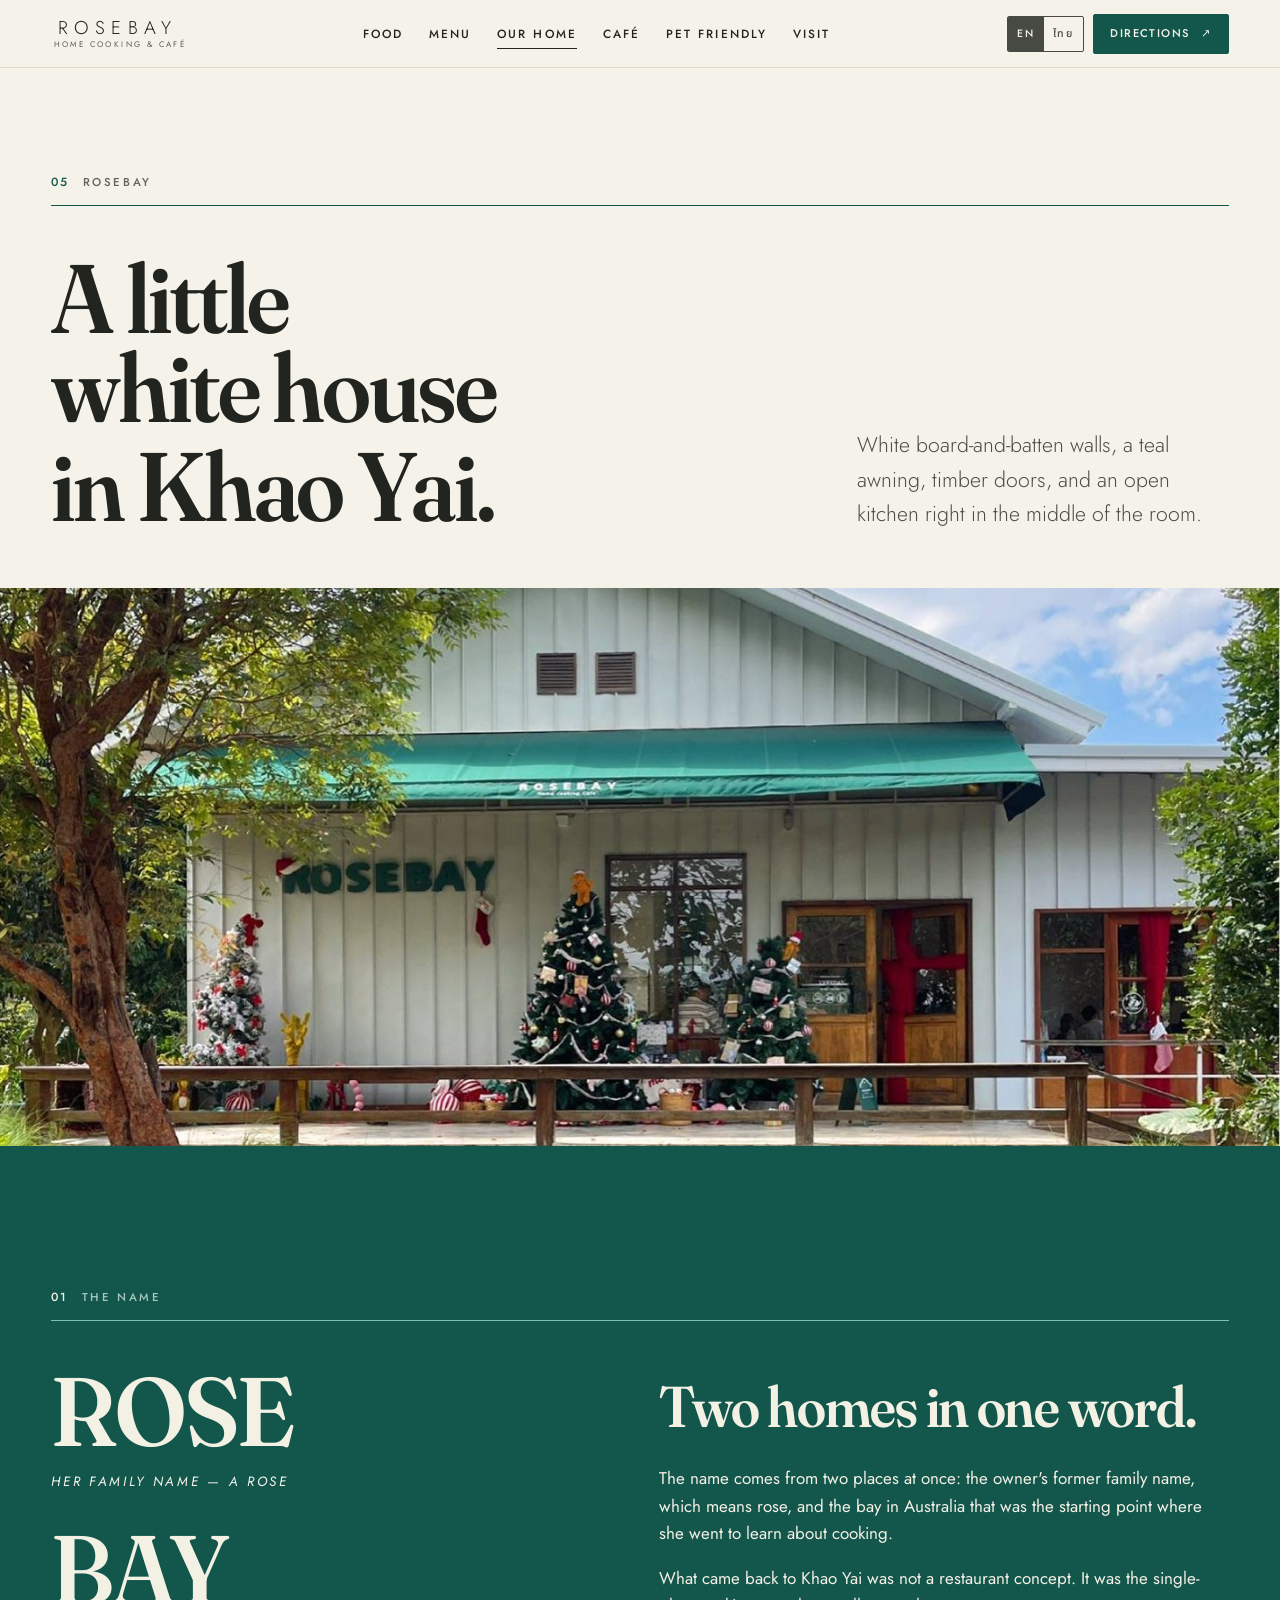
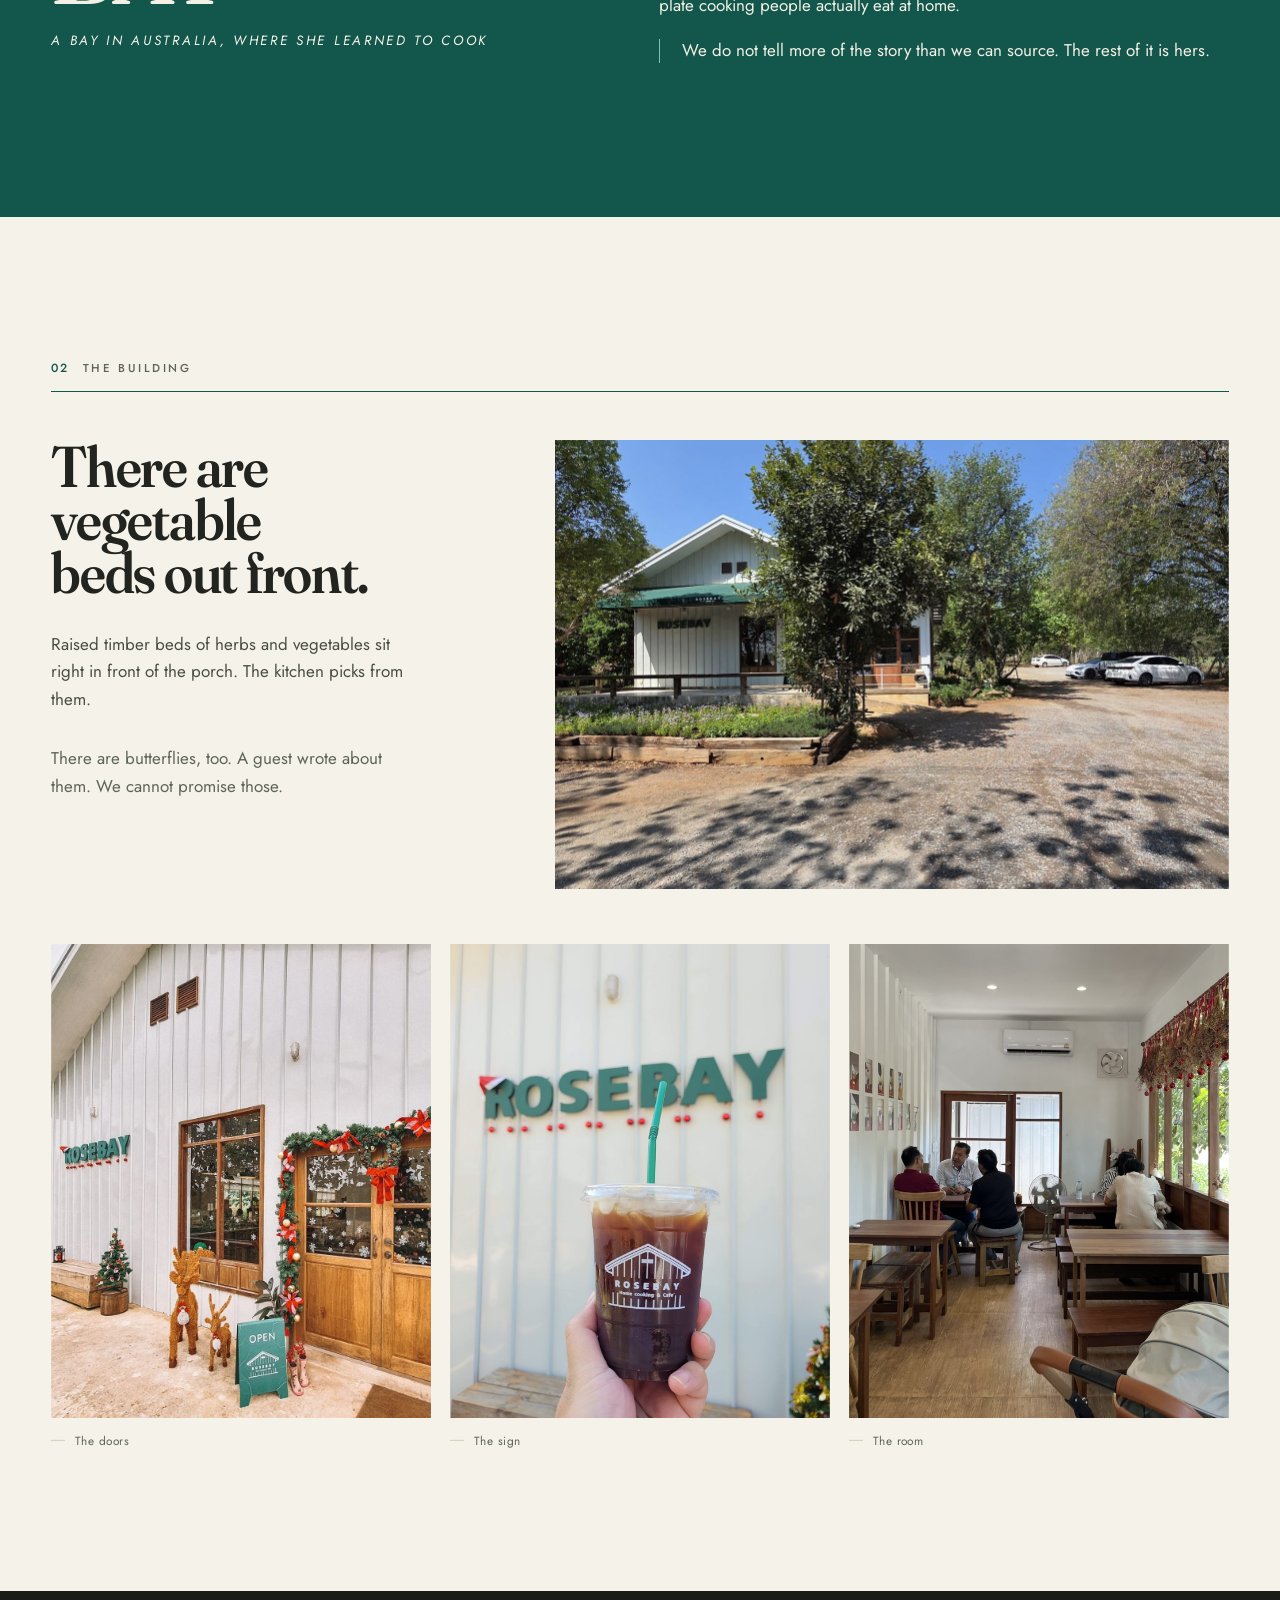
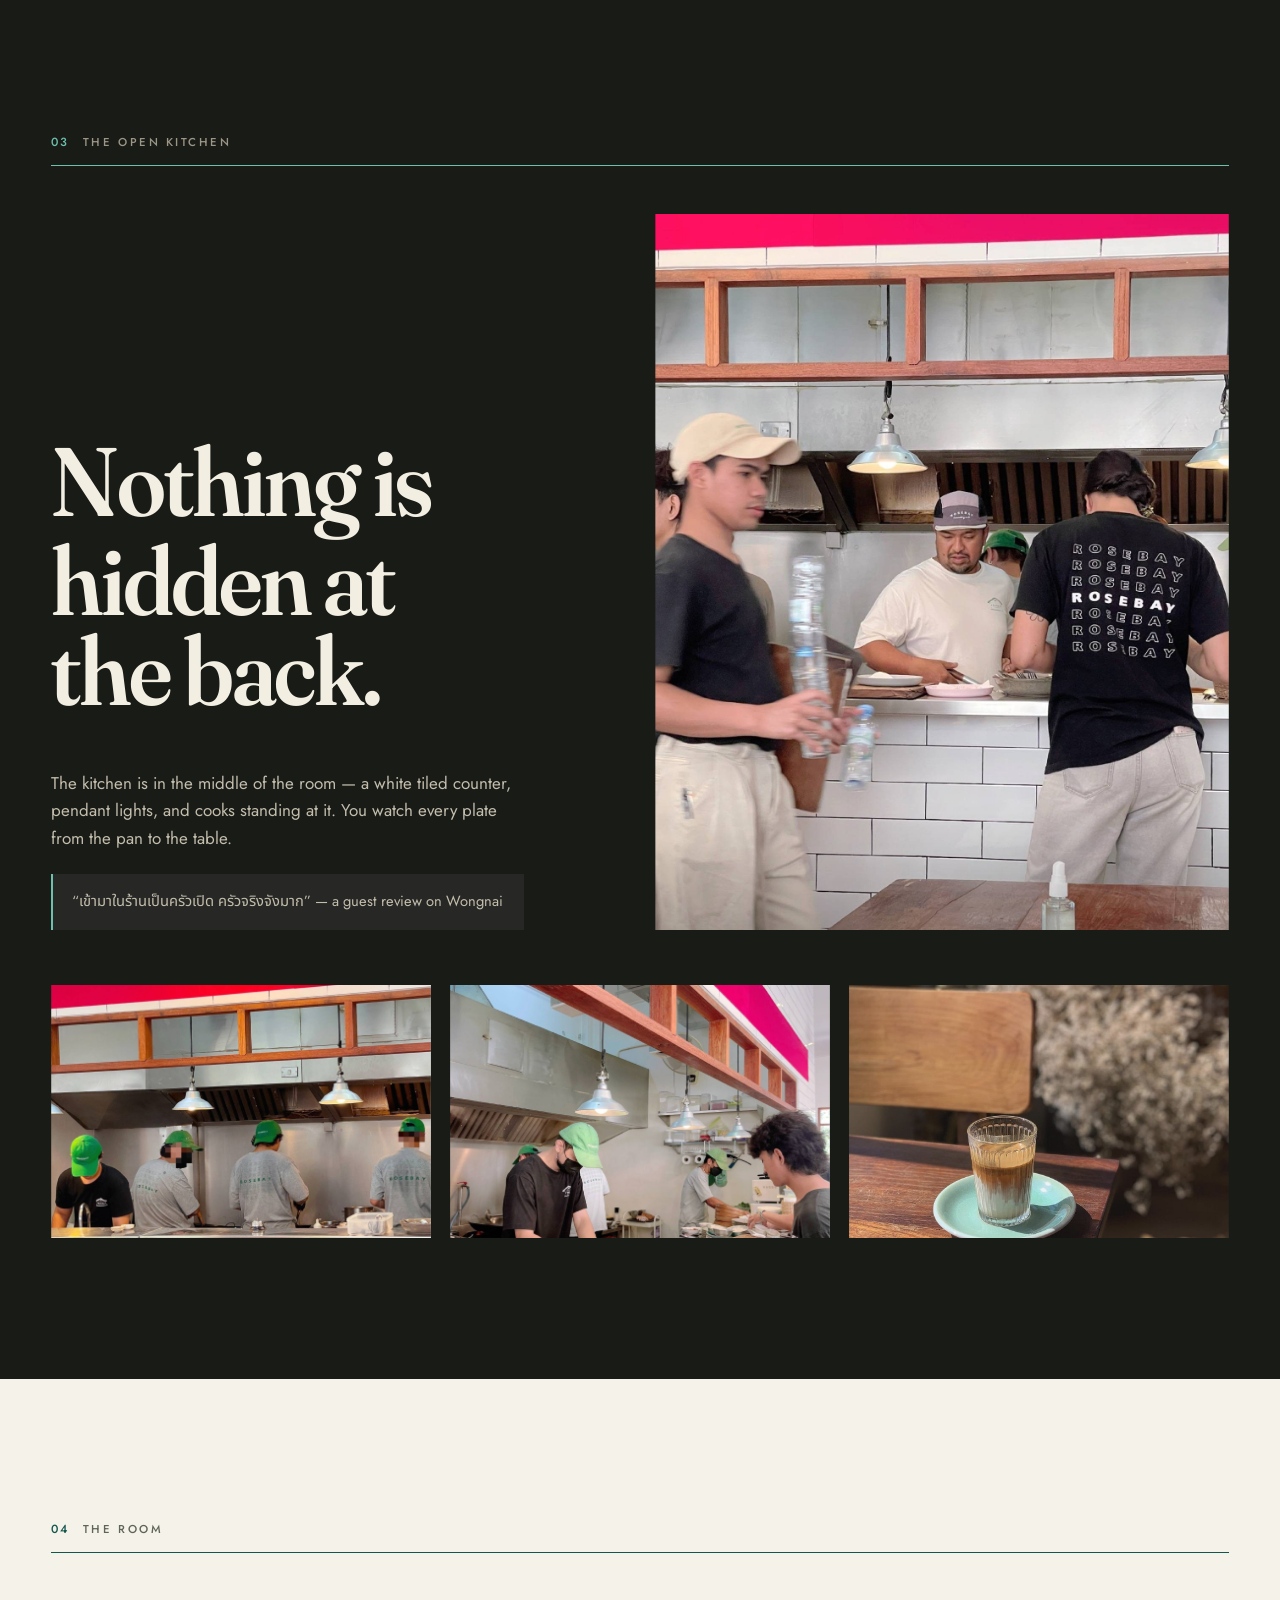
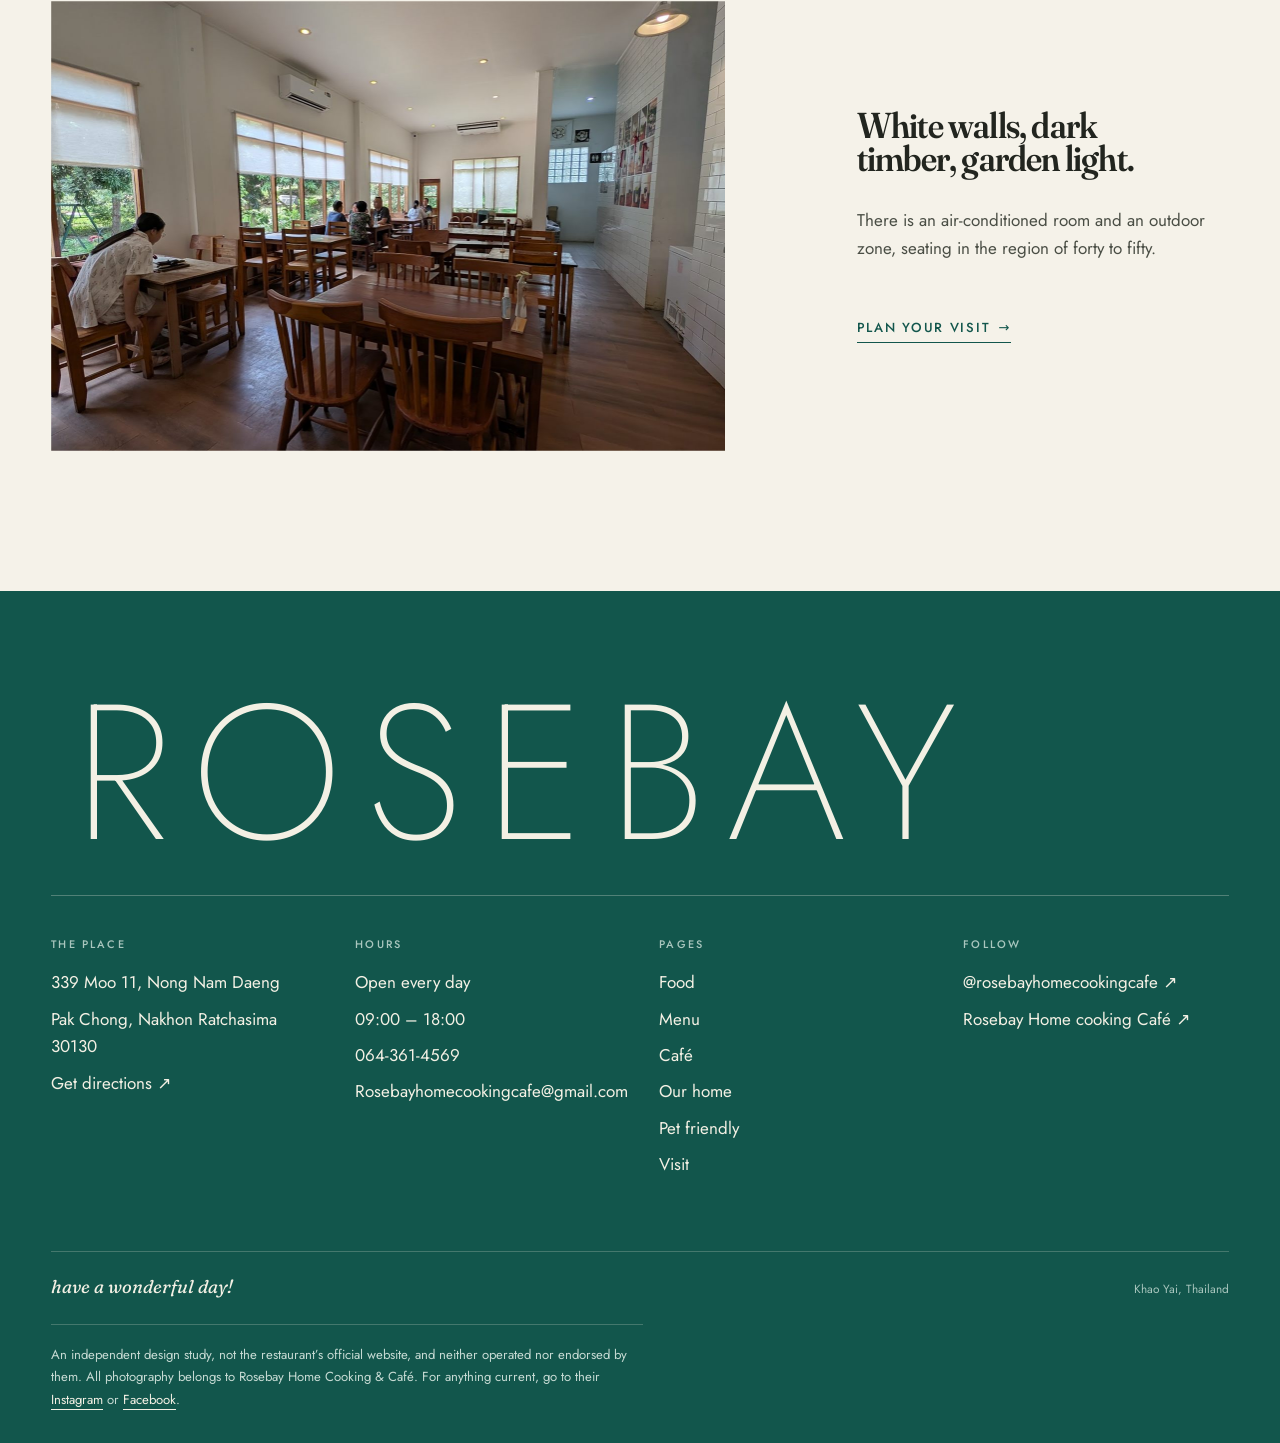
<file: home.html>
<!doctype html>
<html lang="en">
<head>
<meta charset="utf-8">
<meta name="viewport" content="width=device-width, initial-scale=1">
<title>Our home — Rosebay Home Cooking &amp; Café, Khao Yai</title>
<meta name="description" content="A white cottage with a teal awning, an open kitchen in the middle of the room, and vegetable beds out front. Where the name Rosebay comes from.">
<!-- This is an unsolicited concept site for a real restaurant, published for
     portfolio review only. It must never surface in a search for Rosebay, so
     it is kept out of every index. See NOTICE.md. -->
<meta name="robots" content="noindex, nofollow, noarchive, noimageindex">
<meta property="og:type" content="website">
<meta property="og:title" content="Our home — Rosebay, Khao Yai">
<meta property="og:description" content="Rose, for her family name. Bay, for the bay in Australia where she learned to cook.">
<meta property="og:image" content="img/house-porch.jpg">
<link rel="icon" href="favicon.svg" type="image/svg+xml">
<meta name="theme-color" content="#12564C">
<style>
/* Critical, so the veil already covers the page on the first painted frame —
   before the stylesheets land. Everything else about it is in site.css. */
.veil{position:fixed;inset:0;z-index:1000;background:#F5F2E9}
.veil-core{opacity:0}
html.veil-on,html.veil-on body{overflow:hidden}
html.veil-skip .veil,html:not(.js) .veil{display:none}
</style>
<link rel="preconnect" href="https://fonts.googleapis.com">
<link rel="preconnect" href="https://fonts.gstatic.com" crossorigin>
<link href="https://fonts.googleapis.com/css2?family=Fraunces:ital,opsz,wght@0,9..144,400..700;1,9..144,400&family=Jost:wght@200;300;400;500&family=Noto+Sans+Thai:wght@300;400;500;600&family=Noto+Serif+Thai:wght@500;600;700&display=swap" rel="stylesheet">
<link rel="stylesheet" href="css/site.css">
<link rel="stylesheet" href="css/parts.css">
<script>
/* Reveals are hidden until JS opens them, so a script failure must not
   leave the page blank: any script error drops the .js flag and the CSS
   fallbacks show everything. Resource errors (a missing image) are
   ignored — only script errors count. It also drops veil-on, because that
   class locks scrolling. */
document.documentElement.classList.add('js');
addEventListener('error', function (e) {
  if (e && e.target && e.target !== window) return;
  document.documentElement.classList.remove('js');
  document.documentElement.classList.remove('veil-on');
}, true);
/* The veil is a front door, not a toll gate: it plays once per session, so
   moving between pages never replays it. Decided here, before the body
   paints, or a return visit flashes it. */
try {
  document.documentElement.classList.add(
    sessionStorage.getItem('rosebay.seen') ? 'veil-skip' : 'veil-on');
} catch (e) { document.documentElement.classList.add('veil-on'); }
/* Hard release. veil-on locks scrolling, so whatever happens to the
   controller, the page still becomes usable — the CSS failsafe takes the
   veil itself away on the same timer. */
setTimeout(function () {
  document.documentElement.classList.remove('veil-on');
}, 5000);
</script>
</head>
<body>
<!-- The front door: Rosebay's own roofline draws, the wordmark arrives, and
     the table line fills with real loading progress before the veil parts
     along it. Plays once per session; removed entirely without JavaScript. -->
<div class="veil" aria-hidden="true">
  <div class="veil-half veil-top"></div>
  <div class="veil-half veil-bot"></div>
  <div class="veil-core">
    <svg class="veil-mark" viewBox="0 0 120 62" role="presentation" focusable="false">
      <path class="m-roof" style="--len:118" d="M14 32 L60 8 L106 32"></path>
      <path class="m-wall" style="--len:114" d="M26 32 L26 54 L94 54 L94 32"></path>
    </svg>
    <div class="veil-word">ROSEBAY</div>
    <div class="veil-sub">HOME COOKING &amp; CAFÉ</div>
    <div class="veil-line"><i></i></div>
  </div>
</div>
<a class="skip" href="#main" data-th="ข้ามไปเนื้อหาหลัก">Skip to content</a>

<header class="nav is-solid">
  <div class="nav-in">
    <a class="mark" href="index.html" aria-label="Rosebay, home">
      <b>ROSEBAY</b><span>HOME COOKING &amp; CAFÉ</span>
    </a>
    <nav class="nav-links" aria-label="Main">
      <a href="index.html#food" data-th="อาหาร">Food</a>
      <a href="menu.html" data-th="เมนู">Menu</a>
      <a href="home.html" aria-current="page" data-th="เรื่องของร้าน">Our home</a>
      <a href="index.html#cafe" data-th="คาเฟ่">Café</a>
      <a href="visit.html#pet" data-th="สัตว์เลี้ยง">Pet friendly</a>
      <a href="visit.html" data-th="การเดินทาง">Visit</a>
    </nav>
    <div class="nav-cta">
      <div class="lang" role="group" aria-label="Language">
        <button type="button" data-lang="en" aria-pressed="true"><span>EN</span></button>
        <button type="button" data-lang="th" aria-pressed="false"><span>ไทย</span></button>
      </div>
      <a class="btn btn-sm" href="https://www.google.com/maps/dir/?api=1&amp;destination=14.6304824,101.4045083" target="_blank" rel="noopener" data-th="เส้นทาง">Directions <span class="arw" aria-hidden="true">↗</span></a>
      <button class="burger" type="button" aria-expanded="false" aria-controls="sheet" aria-label="Menu" data-th-attr="aria-label:เมนู"><i></i><i></i><i></i></button>
    </div>
  </div>
</header>

<div class="sheet" id="sheet">
  <nav aria-label="Mobile">
    <a href="index.html#food"><span data-th="อาหาร">Food</span><i>01</i></a>
    <a href="menu.html"><span data-th="เมนู">Menu</span><i>02</i></a>
    <a href="index.html#cafe"><span data-th="คาเฟ่">Café</span><i>03</i></a>
    <a href="home.html"><span data-th="เรื่องของร้าน">Our home</span><i>04</i></a>
    <a href="visit.html#pet"><span data-th="สัตว์เลี้ยง">Pet friendly</span><i>05</i></a>
    <a href="visit.html"><span data-th="การเดินทาง">Visit</span><i>06</i></a>
  </nav>
  <div class="sheet-foot">
    <div class="label" data-th="เปิดทุกวัน · 09:00 – 18:00">Open every day · 09:00 – 18:00</div>
    <a class="tlink" href="tel:+66643614569">064-361-4569</a>
  </div>
</div>

<main id="main">

<section class="phero" data-rv>
  <div class="wrap">
    <div class="sect-label">
      <span class="no">05</span>
      <span class="label">Rosebay</span>
    </div>
    <div class="phero-grid">
      <h1 class="display d-lg lines">
        <span><i data-th="บ้านสีขาวหลังเล็ก">A little white house</i></span>
        <span><i data-th="ในเขาใหญ่">in Khao Yai.</i></span>
      </h1>
      <p class="lede rv" style="--d:320ms" data-th="ผนังไม้ตีตั้งสีขาว กันสาดสีเขียว ประตูไม้ และครัวเปิดอยู่กลางร้าน">
        White board-and-batten walls, a teal awning, timber doors, and an open kitchen right in the middle of the room.
      </p>
    </div>
  </div>
</section>

<figure class="table-shot rv-img" data-rv>
  <img src="img/house-porch.jpg" alt="The full front elevation of the Rosebay cottage: white siding, teal-green awning, green ROSEBAY letters and a timber porch behind ornamental grasses." loading="lazy" decoding="async">
</figure>

<!-- the name -->
<section class="sect ground-green" data-rv>
  <div class="wrap">
    <div class="sect-label">
      <span class="no">01</span>
      <span class="label" data-th="ที่มาของชื่อ">The name</span>
    </div>
    <div class="home-grid">
      <div class="home-a">
        <div class="rosebay display d-lg">
          <span><b>ROSE</b></span>
          <em class="gloss" style="--d:300ms" data-th="นามสกุลเดิมของเจ้าของร้าน แปลว่า กุหลาบ">Her family name — a rose</em>
          <span><b>BAY</b></span>
          <em class="gloss" style="--d:500ms" data-th="อ่าวในออสเตรเลีย ที่เธอไปเรียนทำอาหาร">A bay in Australia, where she learned to cook</em>
        </div>
      </div>
      <div class="home-b">
        <h2 class="display d-md" data-th="สองบ้าน ในคำเดียว">Two homes in one word.</h2>
        <div class="mt-m body-w">
          <p data-th="ชื่อร้านมาจากสองที่ นามสกุลเดิมของเจ้าของร้าน ที่แปลว่ากุหลาบ และชื่ออ่าวในออสเตรเลีย ซึ่งเป็นจุดเริ่มต้นที่เธอไปเรียนเรื่องการทำอาหาร">
            The name comes from two places at once: the owner's former family name, which means rose, and the bay in Australia that was the starting point where she went to learn about cooking.
          </p>
          <p data-th="กลับมาเปิดร้านที่เขาใหญ่ แล้วทำอาหารจานเดียวแบบที่กินกันที่บ้าน">
            What came back to Khao Yai was not a restaurant concept. It was the single-plate cooking people actually eat at home.
          </p>
          <p class="tline-corner" data-th="เราไม่ได้เล่าเกินกว่าที่ตรวจสอบได้ เรื่องอื่นของเจ้าของร้าน เป็นของเธอ">
            We do not tell more of the story than we can source. The rest of it is hers.
          </p>
        </div>
      </div>
    </div>
  </div>
</section>

<!-- the building -->
<section class="sect" data-rv>
  <div class="wrap">
    <div class="sect-label">
      <span class="no">02</span>
      <span class="label" data-th="ตัวบ้าน">The building</span>
    </div>
    <div class="grid12" style="align-items:start">
      <div style="grid-column:1 / span 4">
        <h2 class="display d-md" data-th="หน้าบ้านมีแปลงผัก">There are vegetable beds out front.</h2>
        <p class="mt-m" style="color:var(--fg-2)" data-th="แปลงผักและสมุนไพรยกพื้นไม้ อยู่หน้าระเบียงพอดี ครัวเดินออกมาเก็บได้จริง">
          Raised timber beds of herbs and vegetables sit right in front of the porch. The kitchen picks from them.
        </p>
        <p class="mt-m" style="color:var(--fg-3)" data-th="และมีผีเสื้อ ลูกค้าคนหนึ่งเขียนถึงไว้ เราไม่รับประกัน">
          There are butterflies, too. A guest wrote about them. We cannot promise those.
        </p>
      </div>
      <figure class="rv-img r-32" style="grid-column:6 / span 7">
        <img src="img/house-wide.jpg" alt="The Rosebay cottage from the dirt forecourt, trees on both sides and a wide blue sky." loading="lazy" decoding="async">
      </figure>
    </div>

    <div class="kstrip mt-l" data-stagger="120">
      <figure class="rv-img r-45 rv cap">
        <img src="img/house-door.jpg" alt="The timber double doors at the entrance, with a green OPEN board carrying the Rosebay house logo." loading="lazy" decoding="async">
        <figcaption data-th="ประตูไม้ทางเข้า">The doors</figcaption>
      </figure>
      <figure class="rv-img r-45 rv cap">
        <img src="img/sign-wall.jpg" alt="Green ROSEBAY letters mounted on the white siding, with an iced coffee in front." loading="lazy" decoding="async">
        <figcaption data-th="ป้ายชื่อบนผนัง">The sign</figcaption>
      </figure>
      <figure class="rv-img r-45 rv cap">
        <img src="img/room.jpg" alt="Inside Rosebay: guests at wooden tables beside a window, daylight across the floor." loading="lazy" decoding="async">
        <figcaption data-th="ห้องอาหาร">The room</figcaption>
      </figure>
    </div>
  </div>
</section>

<!-- the kitchen -->
<section class="sect ground-kitchen" data-rv>
  <div class="wrap">
    <div class="sect-label">
      <span class="no">03</span>
      <span class="label" data-th="ครัวเปิด">The open kitchen</span>
    </div>
    <div class="grid12" style="align-items:end">
      <div style="grid-column:1 / span 5">
        <h2 class="display d-lg lines">
          <span><i data-th="ครัวไม่ได้">Nothing is</i></span>
          <span><i data-th="อยู่หลังบ้าน">hidden at the back.</i></span>
        </h2>
        <p class="mt-l" style="color:var(--fg-2)" data-th="ครัวอยู่กลางร้าน มีเคาน์เตอร์กระเบื้องขาว ไฟห้อย และคนทำอาหารยืนอยู่ตรงนั้น คุณเห็นทุกจานตั้งแต่ลงกระทะจนวางบนโต๊ะ">
          The kitchen is in the middle of the room — a white tiled counter, pendant lights, and cooks standing at it. You watch every plate from the pan to the table.
        </p>
        <p class="note" data-th="&ldquo;เข้ามาในร้านเป็นครัวเปิด ครัวจริงจังมาก&rdquo; — รีวิวลูกค้าใน Wongnai">
          &ldquo;เข้ามาในร้านเป็นครัวเปิด ครัวจริงจังมาก&rdquo; — a guest review on Wongnai
        </p>
      </div>
      <figure class="rv-img r-45" style="grid-column:7 / span 6">
        <img src="img/kitchen-pass.jpg" alt="Cooks working at the pass in Rosebay's open kitchen during service." loading="lazy" decoding="async">
      </figure>
    </div>
    <div class="kstrip mt-l" data-stagger="120">
      <figure class="rv-img r-32 rv">
        <img src="img/kitchen.jpg" alt="The white tiled kitchen counter with cooks behind it." loading="lazy" decoding="async">
      </figure>
      <figure class="rv-img r-32 rv">
        <img src="img/kitchen-cook.jpg" alt="A cook plating a dish at the counter." loading="lazy" decoding="async">
      </figure>
      <figure class="rv-img r-32 rv">
        <img src="img/espresso.jpg" alt="A small espresso in a glass on a green saucer, beside dried flowers on a timber table." loading="lazy" decoding="async">
      </figure>
    </div>
  </div>
</section>

<!-- the room -->
<section class="sect" data-rv>
  <div class="wrap">
    <div class="sect-label">
      <span class="no">04</span>
      <span class="label" data-th="ห้องอาหาร">The room</span>
    </div>
    <div class="grid12" style="align-items:center">
      <figure class="rv-img r-32" style="grid-column:1 / span 7">
        <img src="img/room-2.jpg" alt="The Rosebay dining room: wooden tables and chairs under a pitched white ceiling." loading="lazy" decoding="async">
      </figure>
      <div style="grid-column:9 / span 4">
        <h2 class="display d-sm" data-th="ผนังขาว ไม้เข้ม แสงจากสวน">White walls, dark timber, garden light.</h2>
        <p class="mt-m" style="color:var(--fg-2)" data-th="มีทั้งโซนแอร์และโซนนอก นั่งได้ราว 40–50 คน">
          There is an air-conditioned room and an outdoor zone, seating in the region of forty to fifty.
        </p>
        <div class="row mt-l">
          <a class="tlink" href="visit.html" data-th="วางแผนมาที่ร้าน">Plan your visit <span class="arw" aria-hidden="true">→</span></a>
        </div>
      </div>
    </div>
  </div>
</section>

</main>

<footer class="foot">
  <div class="wrap">
    <div class="foot-mark">ROSEBAY</div>
    <div class="foot-grid">
      <div>
        <h3 data-th="ร้าน">The place</h3>
        <ul>
          <li>339 Moo 11, Nong Nam Daeng</li>
          <li>Pak Chong, Nakhon Ratchasima 30130</li>
          <li><a href="https://www.google.com/maps/dir/?api=1&amp;destination=14.6304824,101.4045083" target="_blank" rel="noopener" data-th="เส้นทาง ↗">Get directions ↗</a></li>
        </ul>
      </div>
      <div>
        <h3 data-th="เวลาเปิด">Hours</h3>
        <ul>
          <li data-th="เปิดทุกวัน">Open every day</li>
          <li>09:00 – 18:00</li>
          <li><a href="tel:+66643614569">064-361-4569</a></li>
          <li><a href="mailto:Rosebayhomecookingcafe@gmail.com">Rosebayhomecookingcafe@gmail.com</a></li>
        </ul>
      </div>
      <div>
        <h3 data-th="หน้าเว็บ">Pages</h3>
        <ul>
          <li><a href="index.html#food" data-th="อาหาร">Food</a></li>
          <li><a href="menu.html" data-th="เมนู">Menu</a></li>
          <li><a href="index.html#cafe" data-th="คาเฟ่">Café</a></li>
          <li><a href="home.html" data-th="เรื่องของร้าน">Our home</a></li>
          <li><a href="visit.html#pet" data-th="สัตว์เลี้ยง">Pet friendly</a></li>
          <li><a href="visit.html" data-th="การเดินทาง">Visit</a></li>
        </ul>
      </div>
      <div>
        <h3 data-th="ติดตาม">Follow</h3>
        <ul>
          <li><a href="https://www.instagram.com/rosebayhomecookingcafe/" target="_blank" rel="noopener">@rosebayhomecookingcafe ↗</a></li>
          <li><a href="https://www.facebook.com/rosebaycafe/" target="_blank" rel="noopener">Rosebay Home cooking Café ↗</a></li>
        </ul>
      </div>
    </div>
    <div class="foot-note">
      <span class="foot-sign">have a wonderful day!</span>
      <span data-th="เขาใหญ่ ประเทศไทย">Khao Yai, Thailand</span>
    </div>
    <p class="foot-disclosure" data-th="เว็บไซต์นี้เป็นงานออกแบบอิสระ ไม่ใช่เว็บไซต์ทางการของร้าน และไม่ได้จัดทำหรือรับรองโดยร้าน ภาพถ่ายทั้งหมดเป็นของ Rosebay Home Cooking &amp; Café &mdash; ข้อมูลล่าสุดโปรดดูที่ Instagram หรือ Facebook ของร้าน">
      An independent design study, not the restaurant&rsquo;s official website, and
      neither operated nor endorsed by them. All photography belongs to Rosebay
      Home Cooking &amp; Café. For anything current, go to their
      <a href="https://www.instagram.com/rosebayhomecookingcafe/" target="_blank" rel="noopener">Instagram</a> or
      <a href="https://www.facebook.com/rosebaycafe/" target="_blank" rel="noopener">Facebook</a>.
    </p>
  </div>
</footer>

<nav class="ubar" aria-label="Quick actions">
  <a href="menu.html" data-th="เมนู">Menu</a>
  <a href="tel:+66643614569" data-th="โทร">Call</a>
  <a class="pri" href="https://www.google.com/maps/dir/?api=1&amp;destination=14.6304824,101.4045083" target="_blank" rel="noopener" data-th="เส้นทาง">Directions</a>
</nav>

<script src="js/app.js" defer></script>
</body>
</html>
</file>
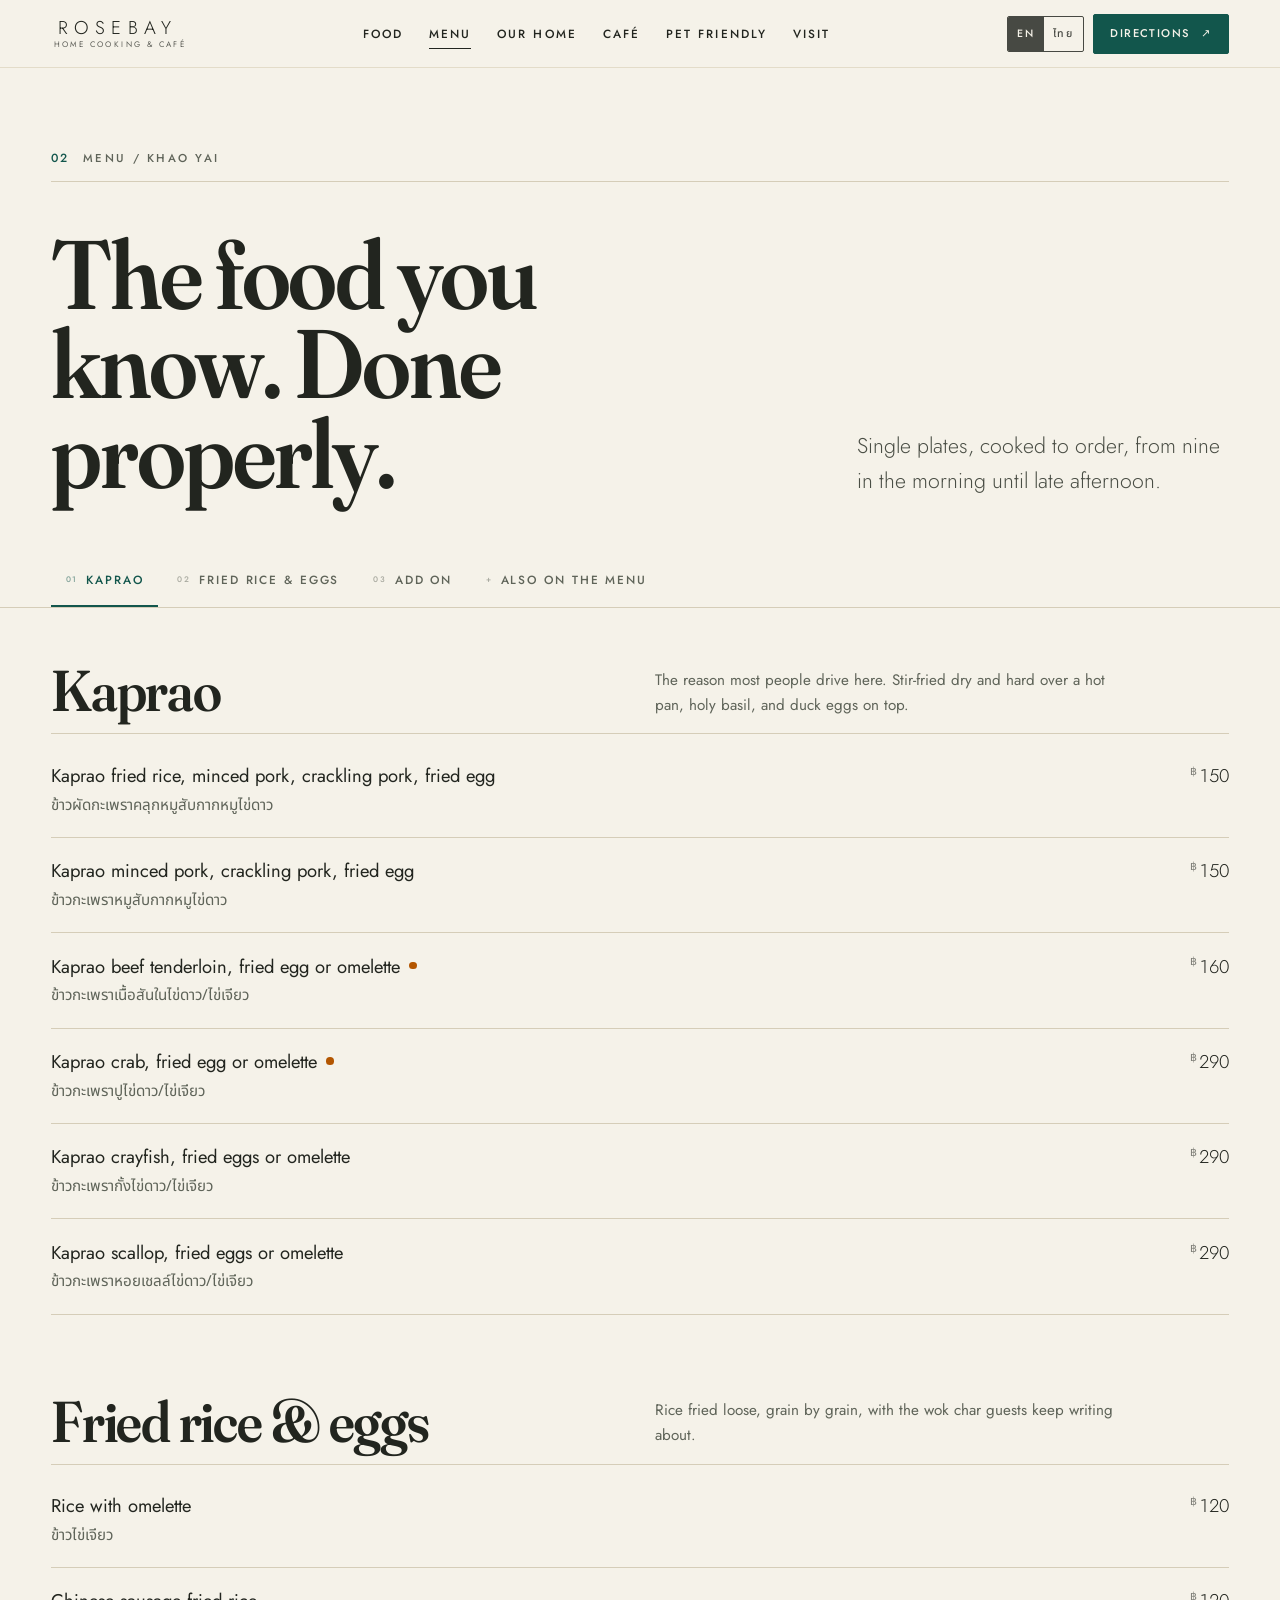
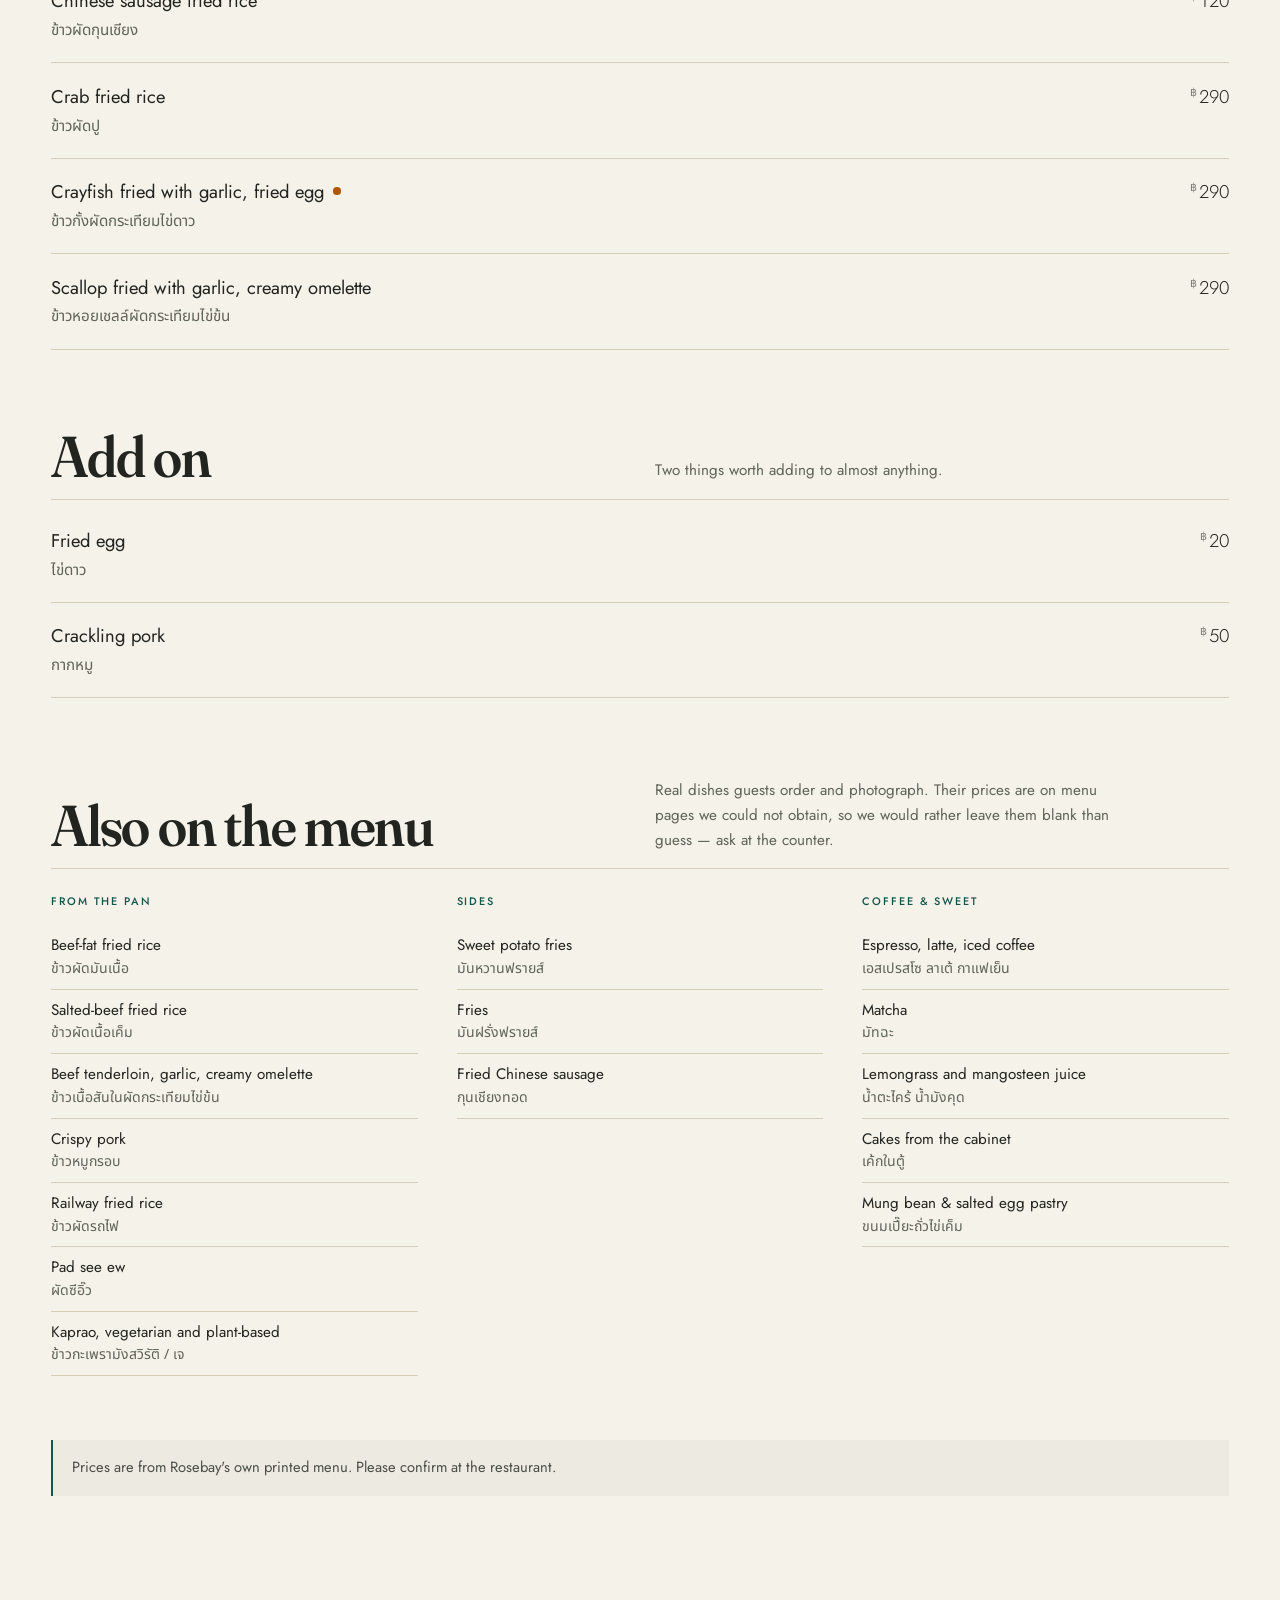
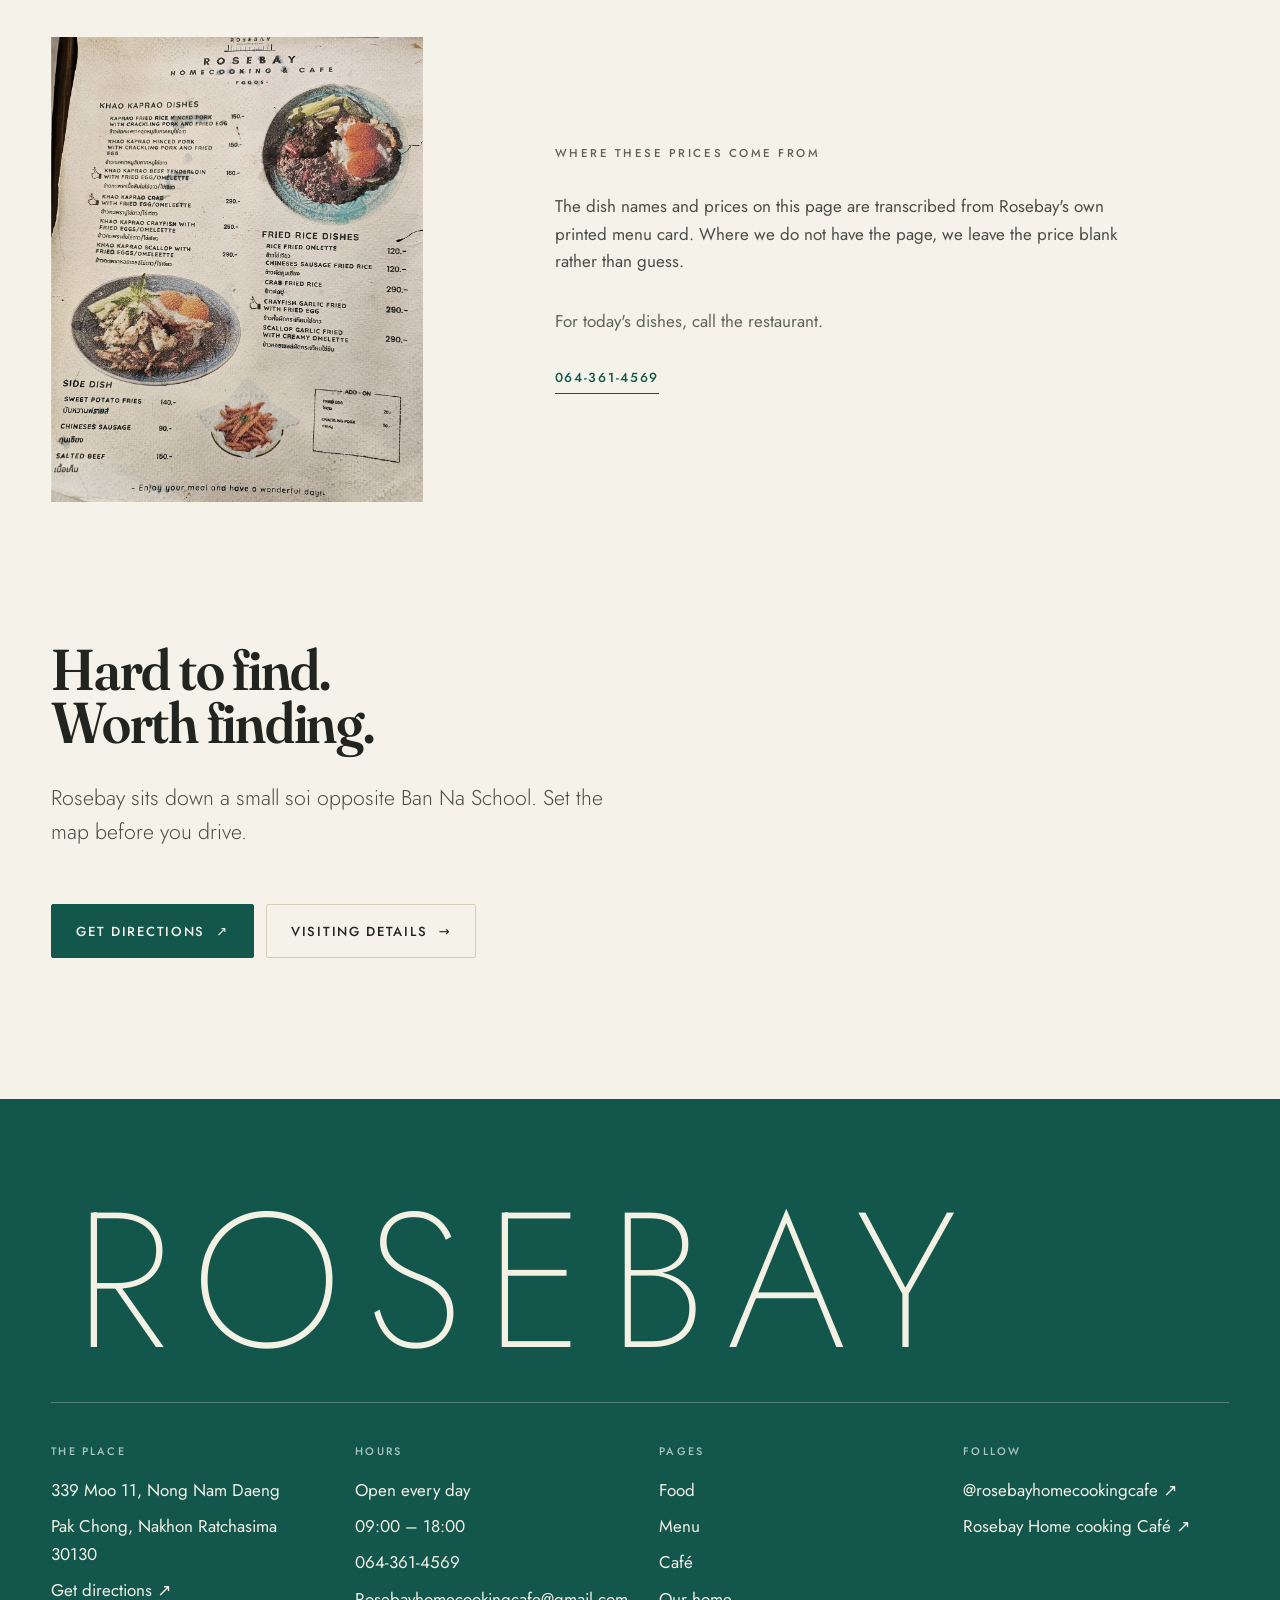
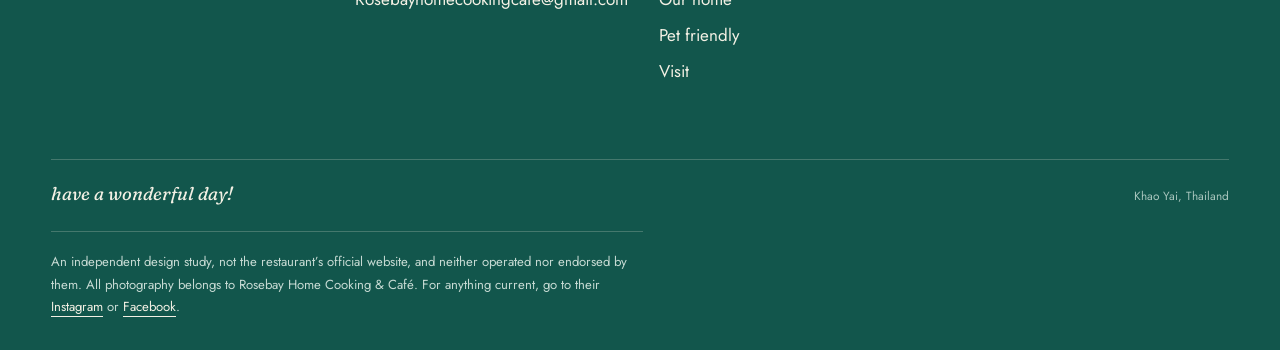
<file: menu.html>
<!doctype html>
<html lang="en">
<head>
<meta charset="utf-8">
<meta name="viewport" content="width=device-width, initial-scale=1">
<title>Menu — Rosebay Home Cooking &amp; Café, Khao Yai</title>
<meta name="description" content="Rosebay's menu: kaprao with beef tenderloin, crab, crayfish and scallop, fried rice, omelettes and duck eggs. Khao Yai, open every day 09:00–18:00.">
<!-- This is an unsolicited concept site for a real restaurant, published for
     portfolio review only. It must never surface in a search for Rosebay, so
     it is kept out of every index. See NOTICE.md. -->
<meta name="robots" content="noindex, nofollow, noarchive, noimageindex">
<meta property="og:type" content="website">
<meta property="og:title" content="Menu — Rosebay Home Cooking &amp; Café">
<meta property="og:description" content="Kaprao, fried rice and duck eggs, cooked hard in an open kitchen in Khao Yai.">
<meta property="og:image" content="img/kaprao-beef.jpg">
<link rel="icon" href="favicon.svg" type="image/svg+xml">
<meta name="theme-color" content="#12564C">
<style>
/* Critical, so the veil already covers the page on the first painted frame —
   before the stylesheets land. Everything else about it is in site.css. */
.veil{position:fixed;inset:0;z-index:1000;background:#F5F2E9}
.veil-core{opacity:0}
html.veil-on,html.veil-on body{overflow:hidden}
html.veil-skip .veil,html:not(.js) .veil{display:none}
</style>
<link rel="preconnect" href="https://fonts.googleapis.com">
<link rel="preconnect" href="https://fonts.gstatic.com" crossorigin>
<link href="https://fonts.googleapis.com/css2?family=Fraunces:ital,opsz,wght@0,9..144,400..700;1,9..144,400&family=Jost:wght@200;300;400;500&family=Noto+Sans+Thai:wght@300;400;500;600&family=Noto+Serif+Thai:wght@500;600;700&display=swap" rel="stylesheet">
<link rel="stylesheet" href="css/site.css">
<link rel="stylesheet" href="css/parts.css">
<script>
/* Reveals are hidden until JS opens them, so a script failure must not
   leave the page blank: any script error drops the .js flag and the CSS
   fallbacks show everything. Resource errors (a missing image) are
   ignored — only script errors count. It also drops veil-on, because that
   class locks scrolling. */
document.documentElement.classList.add('js');
addEventListener('error', function (e) {
  if (e && e.target && e.target !== window) return;
  document.documentElement.classList.remove('js');
  document.documentElement.classList.remove('veil-on');
}, true);
/* The veil is a front door, not a toll gate: it plays once per session, so
   moving between pages never replays it. Decided here, before the body
   paints, or a return visit flashes it. */
try {
  document.documentElement.classList.add(
    sessionStorage.getItem('rosebay.seen') ? 'veil-skip' : 'veil-on');
} catch (e) { document.documentElement.classList.add('veil-on'); }
/* Hard release. veil-on locks scrolling, so whatever happens to the
   controller, the page still becomes usable — the CSS failsafe takes the
   veil itself away on the same timer. */
setTimeout(function () {
  document.documentElement.classList.remove('veil-on');
}, 5000);
</script>
</head>
<body>
<!-- The front door: Rosebay's own roofline draws, the wordmark arrives, and
     the table line fills with real loading progress before the veil parts
     along it. Plays once per session; removed entirely without JavaScript. -->
<div class="veil" aria-hidden="true">
  <div class="veil-half veil-top"></div>
  <div class="veil-half veil-bot"></div>
  <div class="veil-core">
    <svg class="veil-mark" viewBox="0 0 120 62" role="presentation" focusable="false">
      <path class="m-roof" style="--len:118" d="M14 32 L60 8 L106 32"></path>
      <path class="m-wall" style="--len:114" d="M26 32 L26 54 L94 54 L94 32"></path>
    </svg>
    <div class="veil-word">ROSEBAY</div>
    <div class="veil-sub">HOME COOKING &amp; CAFÉ</div>
    <div class="veil-line"><i></i></div>
  </div>
</div>
<a class="skip" href="#main" data-th="ข้ามไปเนื้อหาหลัก">Skip to content</a>

<header class="nav is-solid">
  <div class="nav-in">
    <a class="mark" href="index.html" aria-label="Rosebay, home">
      <b>ROSEBAY</b><span>HOME COOKING &amp; CAFÉ</span>
    </a>
    <nav class="nav-links" aria-label="Main">
      <a href="index.html#food" data-th="อาหาร">Food</a>
      <a href="menu.html" aria-current="page" data-th="เมนู">Menu</a>
      <a href="home.html" data-th="เรื่องของร้าน">Our home</a>
      <a href="index.html#cafe" data-th="คาเฟ่">Café</a>
      <a href="visit.html#pet" data-th="สัตว์เลี้ยง">Pet friendly</a>
      <a href="visit.html" data-th="การเดินทาง">Visit</a>
    </nav>
    <div class="nav-cta">
      <div class="lang" role="group" aria-label="Language">
        <button type="button" data-lang="en" aria-pressed="true"><span>EN</span></button>
        <button type="button" data-lang="th" aria-pressed="false"><span>ไทย</span></button>
      </div>
      <a class="btn btn-sm" href="https://www.google.com/maps/dir/?api=1&amp;destination=14.6304824,101.4045083" target="_blank" rel="noopener" data-th="เส้นทาง">Directions <span class="arw" aria-hidden="true">↗</span></a>
      <button class="burger" type="button" aria-expanded="false" aria-controls="sheet" aria-label="Menu" data-th-attr="aria-label:เมนู"><i></i><i></i><i></i></button>
    </div>
  </div>
</header>

<div class="sheet" id="sheet">
  <nav aria-label="Mobile">
    <a href="index.html#food"><span data-th="อาหาร">Food</span><i>01</i></a>
    <a href="menu.html"><span data-th="เมนู">Menu</span><i>02</i></a>
    <a href="index.html#cafe"><span data-th="คาเฟ่">Café</span><i>03</i></a>
    <a href="home.html"><span data-th="เรื่องของร้าน">Our home</span><i>04</i></a>
    <a href="visit.html#pet"><span data-th="สัตว์เลี้ยง">Pet friendly</span><i>05</i></a>
    <a href="visit.html"><span data-th="การเดินทาง">Visit</span><i>06</i></a>
  </nav>
  <div class="sheet-foot">
    <div class="label" data-th="เปิดทุกวัน · 09:00 – 18:00">Open every day · 09:00 – 18:00</div>
    <a class="tlink" href="tel:+66643614569">064-361-4569</a>
  </div>
</div>

<main id="main">

<section class="menu-hero">
  <div class="wrap">
    <div class="sect-label is-in">
      <span class="no">02</span>
      <span class="label" data-th="เมนู / เขาใหญ่">Menu / Khao Yai</span>
    </div>
    <div class="phero-grid">
      <h1 class="display d-lg" data-th="อาหารที่คุณรู้จัก ทำมาแบบจริงจัง">The food you know. Done properly.</h1>
      <p class="lede" data-th="จานเดียว ผัดสด ๆ ทีละจาน สั่งได้ตั้งแต่เก้าโมงเช้าถึงบ่ายแก่ ๆ">
        Single plates, cooked to order, from nine in the morning until late afternoon.
      </p>
    </div>
  </div>
</section>

<div class="catnav">
  <div class="wrap">
    <div class="catnav-in" data-catnav></div>
  </div>
</div>

<div class="wrap">
  <div data-menu>
    <noscript>
      <p class="lede">This menu is served from a data file. Please call
        <a href="tel:+66643614569">064-361-4569</a> for today's dishes and prices.</p>
    </noscript>
  </div>
</div>

<!-- their own menu card, as the source -->
<section class="sect-t" data-rv>
  <div class="wrap">
    <div class="grid12" style="align-items:center">
      <figure class="rv-img r-45" style="grid-column:1 / span 4">
        <img src="img/menu-card.jpg" alt="Rosebay's own printed menu card, listing khao kaprao dishes and fried rice dishes with prices." loading="lazy" decoding="async">
      </figure>
      <div style="grid-column:6 / span 6">
        <div class="label" data-th="ที่มาของราคา">Where these prices come from</div>
        <p class="mt-m" style="color:var(--fg-2)" data-th="ชื่ออาหารและราคาบนหน้านี้ ถอดมาจากเมนูที่พิมพ์ของทางร้านเอง ส่วนเมนูที่เราไม่มีหน้าราคา เราเลือกที่จะเว้นราคาไว้ ดีกว่าเดา">
          The dish names and prices on this page are transcribed from Rosebay's own printed menu card. Where we do not have the page, we leave the price blank rather than guess.
        </p>
        <p class="mt-m" style="color:var(--fg-3)" data-th="มีคำถามเรื่องเมนูวันนี้ โทรหาร้านได้เลย">
          For today's dishes, call the restaurant.
        </p>
        <div class="row mt-m">
          <a class="tlink" href="tel:+66643614569">064-361-4569</a>
        </div>
      </div>
    </div>
  </div>
</section>

<section class="sect" data-rv>
  <div class="wrap">
    <div class="grid12" style="align-items:end">
      <div style="grid-column:1 / span 6">
        <h2 class="display d-md" data-th="มาแล้วหาร้านไม่เจอ ก็เกิดขึ้นได้">Hard to find. Worth finding.</h2>
        <p class="lede mt-m" data-th="ร้านอยู่ในซอยเล็ก ๆ ตรงข้ามโรงเรียนบ้านนา กด GPS ไว้ก่อนออกเดินทาง">
          Rosebay sits down a small soi opposite Ban Na School. Set the map before you drive.
        </p>
        <div class="row mt-l">
          <a class="btn" href="https://www.google.com/maps/dir/?api=1&amp;destination=14.6304824,101.4045083" target="_blank" rel="noopener" data-th="เส้นทางไปร้าน">Get directions <span class="arw" aria-hidden="true">↗</span></a>
          <a class="btn btn-ghost" href="visit.html" data-th="รายละเอียดการเดินทาง">Visiting details <span class="arw" aria-hidden="true">→</span></a>
        </div>
      </div>
    </div>
  </div>
</section>

</main>

<footer class="foot">
  <div class="wrap">
    <div class="foot-mark">ROSEBAY</div>
    <div class="foot-grid">
      <div>
        <h3 data-th="ร้าน">The place</h3>
        <ul>
          <li>339 Moo 11, Nong Nam Daeng</li>
          <li>Pak Chong, Nakhon Ratchasima 30130</li>
          <li><a href="https://www.google.com/maps/dir/?api=1&amp;destination=14.6304824,101.4045083" target="_blank" rel="noopener" data-th="เส้นทาง ↗">Get directions ↗</a></li>
        </ul>
      </div>
      <div>
        <h3 data-th="เวลาเปิด">Hours</h3>
        <ul>
          <li data-th="เปิดทุกวัน">Open every day</li>
          <li>09:00 – 18:00</li>
          <li><a href="tel:+66643614569">064-361-4569</a></li>
          <li><a href="mailto:Rosebayhomecookingcafe@gmail.com">Rosebayhomecookingcafe@gmail.com</a></li>
        </ul>
      </div>
      <div>
        <h3 data-th="หน้าเว็บ">Pages</h3>
        <ul>
          <li><a href="index.html#food" data-th="อาหาร">Food</a></li>
          <li><a href="menu.html" data-th="เมนู">Menu</a></li>
          <li><a href="index.html#cafe" data-th="คาเฟ่">Café</a></li>
          <li><a href="home.html" data-th="เรื่องของร้าน">Our home</a></li>
          <li><a href="visit.html#pet" data-th="สัตว์เลี้ยง">Pet friendly</a></li>
          <li><a href="visit.html" data-th="การเดินทาง">Visit</a></li>
        </ul>
      </div>
      <div>
        <h3 data-th="ติดตาม">Follow</h3>
        <ul>
          <li><a href="https://www.instagram.com/rosebayhomecookingcafe/" target="_blank" rel="noopener">@rosebayhomecookingcafe ↗</a></li>
          <li><a href="https://www.facebook.com/rosebaycafe/" target="_blank" rel="noopener">Rosebay Home cooking Café ↗</a></li>
        </ul>
      </div>
    </div>
    <div class="foot-note">
      <span class="foot-sign">have a wonderful day!</span>
      <span data-th="เขาใหญ่ ประเทศไทย">Khao Yai, Thailand</span>
    </div>
    <p class="foot-disclosure" data-th="เว็บไซต์นี้เป็นงานออกแบบอิสระ ไม่ใช่เว็บไซต์ทางการของร้าน และไม่ได้จัดทำหรือรับรองโดยร้าน ภาพถ่ายทั้งหมดเป็นของ Rosebay Home Cooking &amp; Café &mdash; ข้อมูลล่าสุดโปรดดูที่ Instagram หรือ Facebook ของร้าน">
      An independent design study, not the restaurant&rsquo;s official website, and
      neither operated nor endorsed by them. All photography belongs to Rosebay
      Home Cooking &amp; Café. For anything current, go to their
      <a href="https://www.instagram.com/rosebayhomecookingcafe/" target="_blank" rel="noopener">Instagram</a> or
      <a href="https://www.facebook.com/rosebaycafe/" target="_blank" rel="noopener">Facebook</a>.
    </p>
  </div>
</footer>

<nav class="ubar" aria-label="Quick actions">
  <a href="index.html" data-th="หน้าแรก">Home</a>
  <a href="tel:+66643614569" data-th="โทร">Call</a>
  <a class="pri" href="https://www.google.com/maps/dir/?api=1&amp;destination=14.6304824,101.4045083" target="_blank" rel="noopener" data-th="เส้นทาง">Directions</a>
</nav>

<script src="js/app.js" defer></script>
<script src="js/menu.js" defer></script>
</body>
</html>
</file>
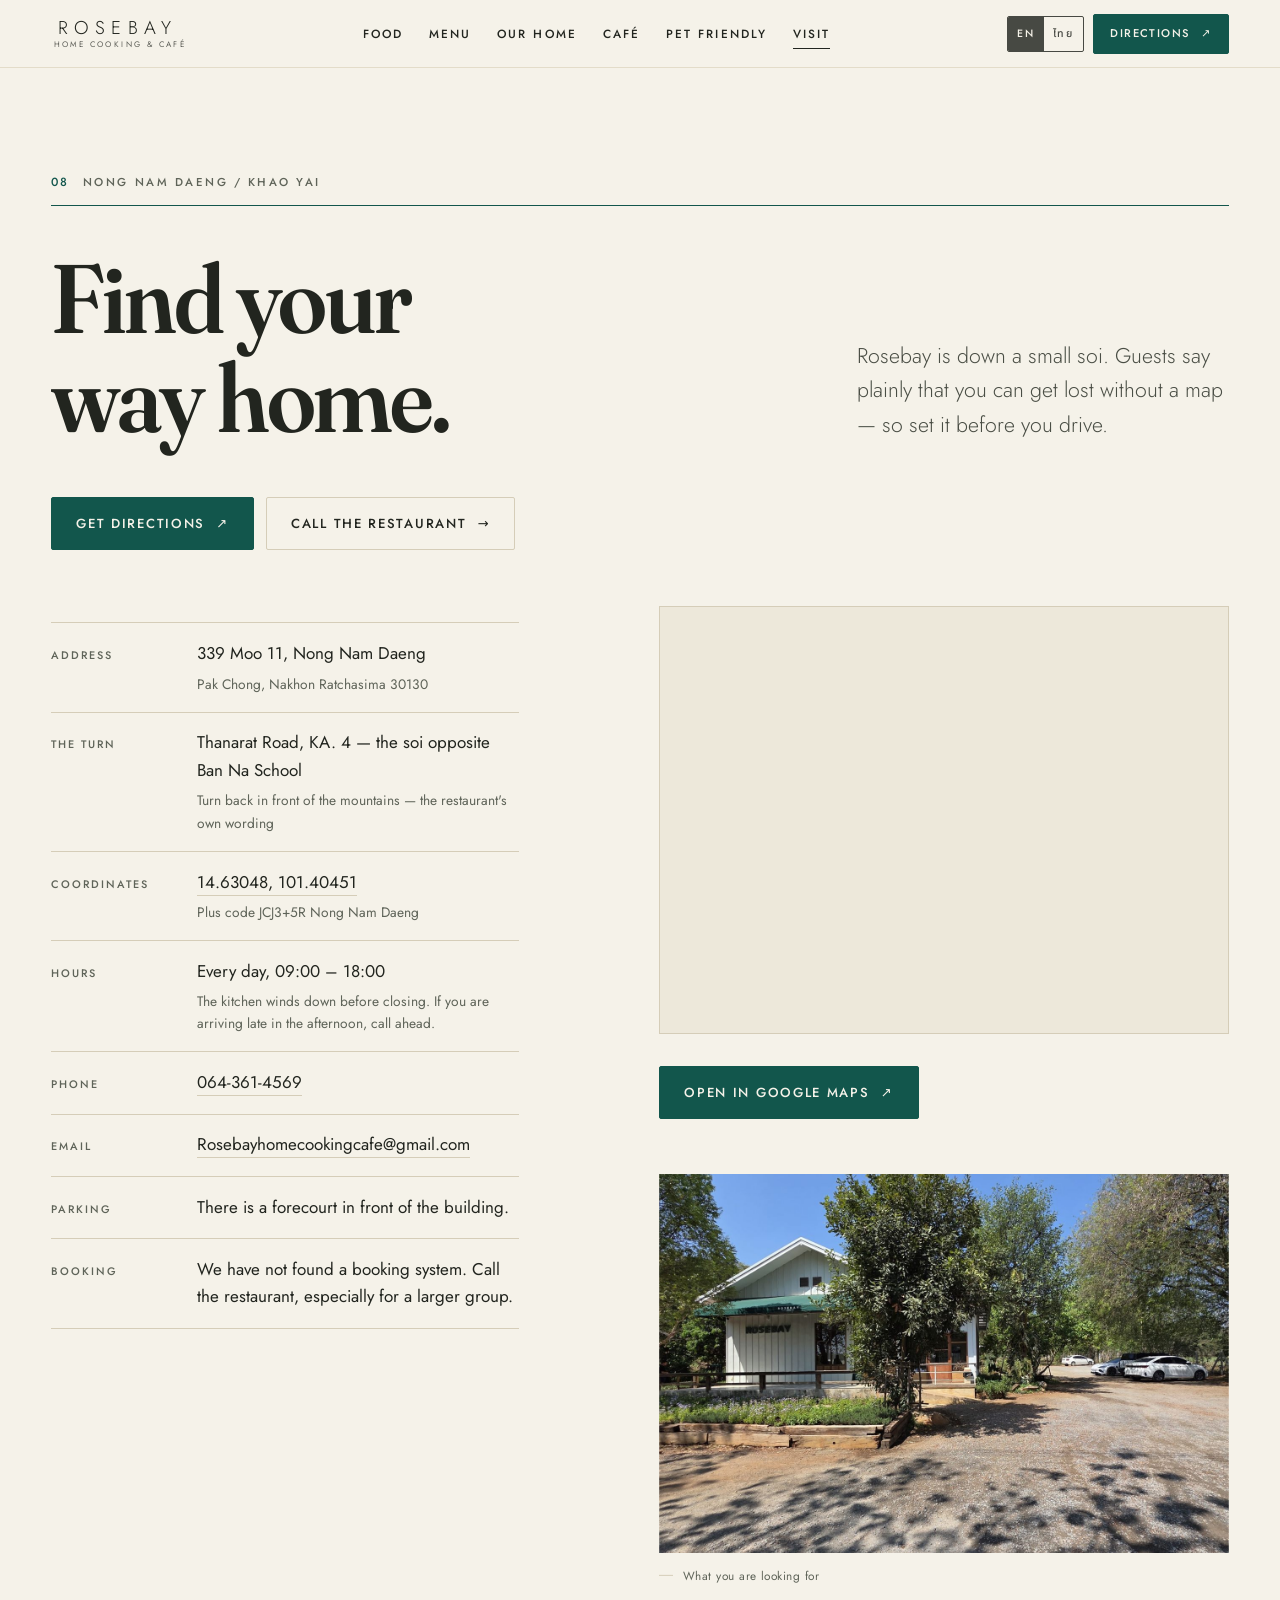
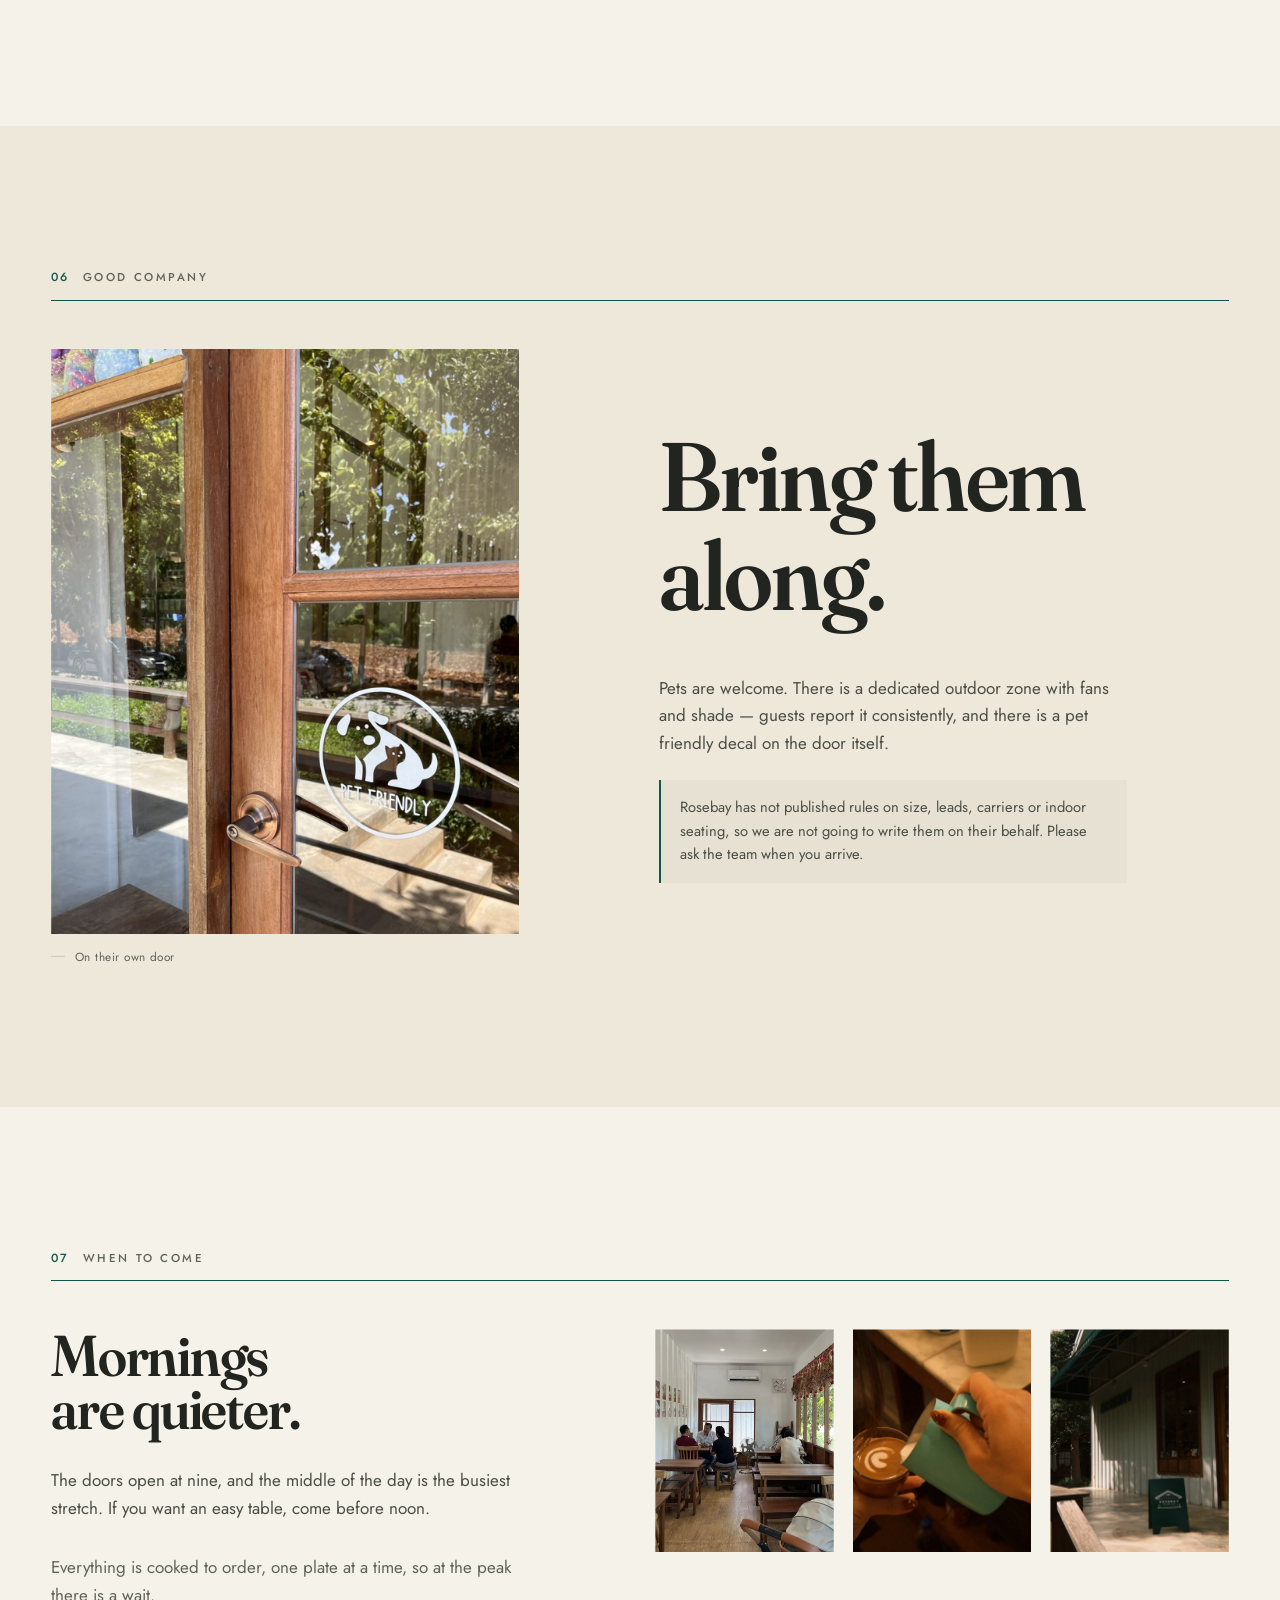
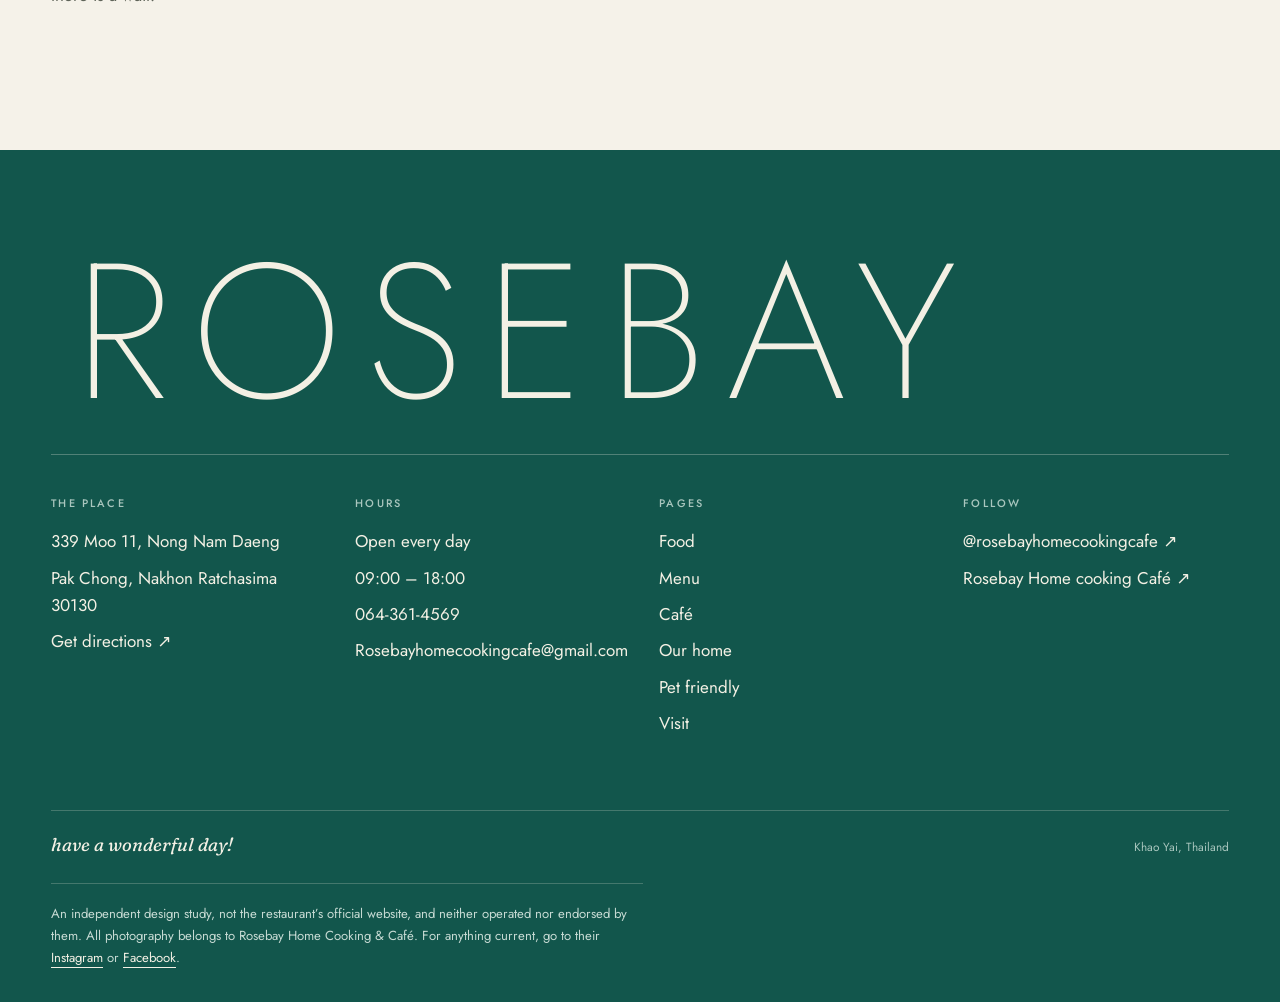
<file: visit.html>
<!doctype html>
<html lang="en">
<head>
<meta charset="utf-8">
<meta name="viewport" content="width=device-width, initial-scale=1">
<title>Visit — Rosebay Home Cooking &amp; Café, Khao Yai</title>
<meta name="description" content="How to find Rosebay: 339 Moo 11, Nong Nam Daeng, Pak Chong — the soi opposite Ban Na School off Thanarat Road. Open every day 09:00–18:00. Pet friendly outdoor zone.">
<!-- This is an unsolicited concept site for a real restaurant, published for
     portfolio review only. It must never surface in a search for Rosebay, so
     it is kept out of every index. See NOTICE.md. -->
<meta name="robots" content="noindex, nofollow, noarchive, noimageindex">
<meta property="og:type" content="website">
<meta property="og:title" content="Visit Rosebay — Khao Yai">
<meta property="og:description" content="Down a small soi opposite Ban Na School. Open every day, 09:00–18:00.">
<meta property="og:image" content="img/house-wide.jpg">
<link rel="icon" href="favicon.svg" type="image/svg+xml">
<meta name="theme-color" content="#12564C">
<style>
/* Critical, so the veil already covers the page on the first painted frame —
   before the stylesheets land. Everything else about it is in site.css. */
.veil{position:fixed;inset:0;z-index:1000;background:#F5F2E9}
.veil-core{opacity:0}
html.veil-on,html.veil-on body{overflow:hidden}
html.veil-skip .veil,html:not(.js) .veil{display:none}
</style>
<link rel="preconnect" href="https://fonts.googleapis.com">
<link rel="preconnect" href="https://fonts.gstatic.com" crossorigin>
<link href="https://fonts.googleapis.com/css2?family=Fraunces:ital,opsz,wght@0,9..144,400..700;1,9..144,400&family=Jost:wght@200;300;400;500&family=Noto+Sans+Thai:wght@300;400;500;600&family=Noto+Serif+Thai:wght@500;600;700&display=swap" rel="stylesheet">
<link rel="stylesheet" href="css/site.css">
<link rel="stylesheet" href="css/parts.css">
<script>
/* Reveals are hidden until JS opens them, so a script failure must not
   leave the page blank: any script error drops the .js flag and the CSS
   fallbacks show everything. Resource errors (a missing image) are
   ignored — only script errors count. It also drops veil-on, because that
   class locks scrolling. */
document.documentElement.classList.add('js');
addEventListener('error', function (e) {
  if (e && e.target && e.target !== window) return;
  document.documentElement.classList.remove('js');
  document.documentElement.classList.remove('veil-on');
}, true);
/* The veil is a front door, not a toll gate: it plays once per session, so
   moving between pages never replays it. Decided here, before the body
   paints, or a return visit flashes it. */
try {
  document.documentElement.classList.add(
    sessionStorage.getItem('rosebay.seen') ? 'veil-skip' : 'veil-on');
} catch (e) { document.documentElement.classList.add('veil-on'); }
/* Hard release. veil-on locks scrolling, so whatever happens to the
   controller, the page still becomes usable — the CSS failsafe takes the
   veil itself away on the same timer. */
setTimeout(function () {
  document.documentElement.classList.remove('veil-on');
}, 5000);
</script>
</head>
<body>
<!-- The front door: Rosebay's own roofline draws, the wordmark arrives, and
     the table line fills with real loading progress before the veil parts
     along it. Plays once per session; removed entirely without JavaScript. -->
<div class="veil" aria-hidden="true">
  <div class="veil-half veil-top"></div>
  <div class="veil-half veil-bot"></div>
  <div class="veil-core">
    <svg class="veil-mark" viewBox="0 0 120 62" role="presentation" focusable="false">
      <path class="m-roof" style="--len:118" d="M14 32 L60 8 L106 32"></path>
      <path class="m-wall" style="--len:114" d="M26 32 L26 54 L94 54 L94 32"></path>
    </svg>
    <div class="veil-word">ROSEBAY</div>
    <div class="veil-sub">HOME COOKING &amp; CAFÉ</div>
    <div class="veil-line"><i></i></div>
  </div>
</div>
<a class="skip" href="#main" data-th="ข้ามไปเนื้อหาหลัก">Skip to content</a>

<header class="nav is-solid">
  <div class="nav-in">
    <a class="mark" href="index.html" aria-label="Rosebay, home">
      <b>ROSEBAY</b><span>HOME COOKING &amp; CAFÉ</span>
    </a>
    <nav class="nav-links" aria-label="Main">
      <a href="index.html#food" data-th="อาหาร">Food</a>
      <a href="menu.html" data-th="เมนู">Menu</a>
      <a href="home.html" data-th="เรื่องของร้าน">Our home</a>
      <a href="index.html#cafe" data-th="คาเฟ่">Café</a>
      <a href="visit.html#pet" data-th="สัตว์เลี้ยง">Pet friendly</a>
      <a href="visit.html" aria-current="page" data-th="การเดินทาง">Visit</a>
    </nav>
    <div class="nav-cta">
      <div class="lang" role="group" aria-label="Language">
        <button type="button" data-lang="en" aria-pressed="true"><span>EN</span></button>
        <button type="button" data-lang="th" aria-pressed="false"><span>ไทย</span></button>
      </div>
      <a class="btn btn-sm" href="https://www.google.com/maps/dir/?api=1&amp;destination=14.6304824,101.4045083" target="_blank" rel="noopener" data-th="เส้นทาง">Directions <span class="arw" aria-hidden="true">↗</span></a>
      <button class="burger" type="button" aria-expanded="false" aria-controls="sheet" aria-label="Menu" data-th-attr="aria-label:เมนู"><i></i><i></i><i></i></button>
    </div>
  </div>
</header>

<div class="sheet" id="sheet">
  <nav aria-label="Mobile">
    <a href="index.html#food"><span data-th="อาหาร">Food</span><i>01</i></a>
    <a href="menu.html"><span data-th="เมนู">Menu</span><i>02</i></a>
    <a href="index.html#cafe"><span data-th="คาเฟ่">Café</span><i>03</i></a>
    <a href="home.html"><span data-th="เรื่องของร้าน">Our home</span><i>04</i></a>
    <a href="visit.html#pet"><span data-th="สัตว์เลี้ยง">Pet friendly</span><i>05</i></a>
    <a href="visit.html"><span data-th="การเดินทาง">Visit</span><i>06</i></a>
  </nav>
  <div class="sheet-foot">
    <div class="label" data-th="เปิดทุกวัน · 09:00 – 18:00">Open every day · 09:00 – 18:00</div>
    <a class="tlink" href="tel:+66643614569">064-361-4569</a>
  </div>
</div>

<main id="main">

<section class="phero" data-rv>
  <div class="wrap">
    <div class="sect-label">
      <span class="no">08</span>
      <span class="label" data-th="หนองน้ำแดง / เขาใหญ่">Nong Nam Daeng / Khao Yai</span>
    </div>
    <div class="phero-grid">
      <h1 class="display d-lg lines">
        <span><i data-th="หาทาง">Find your</i></span>
        <span><i data-th="กลับบ้าน">way home.</i></span>
      </h1>
      <p class="lede rv" style="--d:320ms" data-th="ร้านอยู่ในซอยเล็ก ๆ ลูกค้าหลายคนบอกว่าถ้าไม่มี GPS ก็หลงได้ กดแผนที่ไว้ก่อนออกรถ">
        Rosebay is down a small soi. Guests say plainly that you can get lost without a map — so set it before you drive.
      </p>
    </div>
    <div class="row mt-l rv" style="--d:440ms">
      <a class="btn" href="https://www.google.com/maps/dir/?api=1&amp;destination=14.6304824,101.4045083" target="_blank" rel="noopener" data-th="เส้นทางไปร้าน">Get directions <span class="arw" aria-hidden="true">↗</span></a>
      <a class="btn btn-ghost" href="tel:+66643614569" data-th="โทรหาร้าน">Call the restaurant <span class="arw" aria-hidden="true">→</span></a>
    </div>
  </div>
</section>

<section class="sect-b" data-rv>
  <div class="wrap">
    <div class="visit-grid">
      <div class="visit-info">
        <dl class="facts">
          <div class="fact">
            <dt data-th="ที่อยู่">Address</dt>
            <dd data-th="339 หมู่ 11 ตำบลหนองน้ำแดง<span class=&quot;sub&quot;>อำเภอปากช่อง จังหวัดนครราชสีมา 30130</span>">339 Moo 11, Nong Nam Daeng<span class="sub">Pak Chong, Nakhon Ratchasima 30130</span></dd>
          </div>
          <div class="fact">
            <dt data-th="ทางเข้า">The turn</dt>
            <dd data-th="ถ.ธนะรัชต์ KA. 4 ซอยตรงข้ามโรงเรียนบ้านนา<span class=&quot;sub&quot;>กลับรถตรงหน้าทิวเขา — คำบอกทางของทางร้านเอง</span>">Thanarat Road, KA. 4 — the soi opposite Ban Na School<span class="sub">Turn back in front of the mountains — the restaurant's own wording</span></dd>
          </div>
          <div class="fact">
            <dt data-th="พิกัด">Coordinates</dt>
            <dd><a href="https://www.google.com/maps/place/Rosebay+Homecooking+Caf%C3%A9/@14.6304824,101.4045083,17z" target="_blank" rel="noopener">14.63048, 101.40451</a><span class="sub">Plus code JCJ3+5R Nong Nam Daeng</span></dd>
          </div>
          <div class="fact">
            <dt data-th="เวลาเปิด">Hours</dt>
            <dd data-th="เปิดทุกวัน 09:00 – 18:00<span class=&quot;sub&quot;>ครัวเริ่มปิดก่อนเวลาร้านปิด ถ้ามาช่วงบ่ายแก่ ๆ โทรถามก่อนได้</span>">Every day, 09:00 – 18:00<span class="sub">The kitchen winds down before closing. If you are arriving late in the afternoon, call ahead.</span></dd>
          </div>
          <div class="fact">
            <dt data-th="โทร">Phone</dt>
            <dd><a href="tel:+66643614569">064-361-4569</a></dd>
          </div>
          <div class="fact">
            <dt data-th="อีเมล">Email</dt>
            <dd><a href="mailto:Rosebayhomecookingcafe@gmail.com">Rosebayhomecookingcafe@gmail.com</a></dd>
          </div>
          <div class="fact">
            <dt data-th="จอดรถ">Parking</dt>
            <dd data-th="มีลานจอดหน้าร้าน">There is a forecourt in front of the building.</dd>
          </div>
          <div class="fact">
            <dt data-th="จองโต๊ะ">Booking</dt>
            <dd data-th="เรายังไม่พบระบบจองโต๊ะของทางร้าน แนะนำให้โทรถาม โดยเฉพาะถ้ามากันหลายคน">We have not found a booking system. Call the restaurant, especially for a larger group.</dd>
          </div>
        </dl>
      </div>

      <div class="visit-map">
        <div class="map-frame">
          <iframe
            title="Map showing Rosebay Home Cooking &amp; Café, Nong Nam Daeng, Pak Chong"
            src="https://www.openstreetmap.org/export/embed.html?bbox=101.3945%2C14.6255%2C101.4145%2C14.6355&amp;layer=mapnik&amp;marker=14.6304824%2C101.4045083"
            loading="lazy" referrerpolicy="no-referrer-when-downgrade"></iframe>
        </div>
        <div class="row mt-m">
          <a class="btn" href="https://www.google.com/maps/dir/?api=1&amp;destination=14.6304824,101.4045083" target="_blank" rel="noopener" data-th="เปิดใน Google Maps">Open in Google Maps <span class="arw" aria-hidden="true">↗</span></a>
        </div>
        <figure class="rv-img r-32 mt-l cap">
          <img src="img/house-wide.jpg" alt="What to look for on arrival: the white cottage with its teal awning, seen from the dirt forecourt." loading="lazy" decoding="async">
          <figcaption data-th="สิ่งที่จะเห็นเมื่อมาถึง">What you are looking for</figcaption>
        </figure>
      </div>
    </div>
  </div>
</section>

<!-- pet -->
<section class="sect ground-tint" id="pet" data-rv>
  <div class="wrap">
    <div class="sect-label">
      <span class="no">06</span>
      <span class="label" data-th="เพื่อนร่วมโต๊ะ">Good company</span>
    </div>
    <div class="pet-grid">
      <figure class="pet-fig rv-img r-45 cap">
        <img src="img/door-pet.jpg" alt="A circular PET FRIENDLY decal showing a dog and a cat, on Rosebay's timber and glass door." loading="lazy" decoding="async">
        <figcaption data-th="สติกเกอร์ที่ประตูร้าน">On their own door</figcaption>
      </figure>
      <div class="pet-txt">
        <h2 class="display d-lg lines">
          <span><i data-th="พามาด้วย">Bring them</i></span>
          <span><i data-th="ได้เลย">along.</i></span>
        </h2>
        <p class="mt-l" style="color:var(--fg-2)" data-th="ร้านรับสัตว์เลี้ยง มีโซนด้านนอกโดยเฉพาะ มีพัดลมและร่มเงา ลูกค้าเล่าตรงกันหลายคน และมีสติกเกอร์ pet friendly ติดอยู่ที่ประตูร้าน">
          Pets are welcome. There is a dedicated outdoor zone with fans and shade — guests report it consistently, and there is a pet friendly decal on the door itself.
        </p>
        <p class="note" data-th="ทางร้านยังไม่ได้ประกาศกติกาเรื่องขนาด สายจูง กระเป๋า หรือโซนในร่ม เราจึงไม่เขียนแทน กรุณาสอบถามพนักงานเมื่อมาถึง">
          Rosebay has not published rules on size, leads, carriers or indoor seating, so we are not going to write them on their behalf. Please ask the team when you arrive.
        </p>
      </div>
    </div>
  </div>
</section>

<!-- when to come -->
<section class="sect" data-rv>
  <div class="wrap">
    <div class="sect-label">
      <span class="no">07</span>
      <span class="label" data-th="มาตอนไหนดี">When to come</span>
    </div>
    <div class="grid12" style="align-items:start">
      <div style="grid-column:1 / span 5">
        <h2 class="display d-md" data-th="เช้าเงียบกว่า">Mornings are quieter.</h2>
        <p class="mt-m" style="color:var(--fg-2)" data-th="ร้านเปิดเก้าโมง ช่วงกลางวันคนเยอะที่สุด ถ้าอยากได้โต๊ะสบาย ๆ มาก่อนเที่ยงดีที่สุด">
          The doors open at nine, and the middle of the day is the busiest stretch. If you want an easy table, come before noon.
        </p>
        <p class="mt-m" style="color:var(--fg-3)" data-th="อาหารทำสด ๆ ทีละจาน ช่วงพีคอาจต้องรอสักหน่อย">
          Everything is cooked to order, one plate at a time, so at the peak there is a wait.
        </p>
      </div>
      <div style="grid-column:7 / span 6">
        <div class="kstrip">
          <figure class="rv-img r-45">
            <img src="img/room.jpg" alt="The dining room in daylight, guests at wooden tables." loading="lazy" decoding="async">
          </figure>
          <figure class="rv-img r-45">
            <img src="img/latte.webp" alt="A latte on a wooden table." loading="lazy" decoding="async">
          </figure>
          <figure class="rv-img r-45">
            <img src="img/bench.webp" alt="A bench and rocking chair outside the house." loading="lazy" decoding="async">
          </figure>
        </div>
      </div>
    </div>
  </div>
</section>

</main>

<footer class="foot">
  <div class="wrap">
    <div class="foot-mark">ROSEBAY</div>
    <div class="foot-grid">
      <div>
        <h3 data-th="ร้าน">The place</h3>
        <ul>
          <li>339 Moo 11, Nong Nam Daeng</li>
          <li>Pak Chong, Nakhon Ratchasima 30130</li>
          <li><a href="https://www.google.com/maps/dir/?api=1&amp;destination=14.6304824,101.4045083" target="_blank" rel="noopener" data-th="เส้นทาง ↗">Get directions ↗</a></li>
        </ul>
      </div>
      <div>
        <h3 data-th="เวลาเปิด">Hours</h3>
        <ul>
          <li data-th="เปิดทุกวัน">Open every day</li>
          <li>09:00 – 18:00</li>
          <li><a href="tel:+66643614569">064-361-4569</a></li>
          <li><a href="mailto:Rosebayhomecookingcafe@gmail.com">Rosebayhomecookingcafe@gmail.com</a></li>
        </ul>
      </div>
      <div>
        <h3 data-th="หน้าเว็บ">Pages</h3>
        <ul>
          <li><a href="index.html#food" data-th="อาหาร">Food</a></li>
          <li><a href="menu.html" data-th="เมนู">Menu</a></li>
          <li><a href="index.html#cafe" data-th="คาเฟ่">Café</a></li>
          <li><a href="home.html" data-th="เรื่องของร้าน">Our home</a></li>
          <li><a href="visit.html#pet" data-th="สัตว์เลี้ยง">Pet friendly</a></li>
          <li><a href="visit.html" data-th="การเดินทาง">Visit</a></li>
        </ul>
      </div>
      <div>
        <h3 data-th="ติดตาม">Follow</h3>
        <ul>
          <li><a href="https://www.instagram.com/rosebayhomecookingcafe/" target="_blank" rel="noopener">@rosebayhomecookingcafe ↗</a></li>
          <li><a href="https://www.facebook.com/rosebaycafe/" target="_blank" rel="noopener">Rosebay Home cooking Café ↗</a></li>
        </ul>
      </div>
    </div>
    <div class="foot-note">
      <span class="foot-sign">have a wonderful day!</span>
      <span data-th="เขาใหญ่ ประเทศไทย">Khao Yai, Thailand</span>
    </div>
    <p class="foot-disclosure" data-th="เว็บไซต์นี้เป็นงานออกแบบอิสระ ไม่ใช่เว็บไซต์ทางการของร้าน และไม่ได้จัดทำหรือรับรองโดยร้าน ภาพถ่ายทั้งหมดเป็นของ Rosebay Home Cooking &amp; Café &mdash; ข้อมูลล่าสุดโปรดดูที่ Instagram หรือ Facebook ของร้าน">
      An independent design study, not the restaurant&rsquo;s official website, and
      neither operated nor endorsed by them. All photography belongs to Rosebay
      Home Cooking &amp; Café. For anything current, go to their
      <a href="https://www.instagram.com/rosebayhomecookingcafe/" target="_blank" rel="noopener">Instagram</a> or
      <a href="https://www.facebook.com/rosebaycafe/" target="_blank" rel="noopener">Facebook</a>.
    </p>
  </div>
</footer>

<nav class="ubar" aria-label="Quick actions">
  <a href="menu.html" data-th="เมนู">Menu</a>
  <a href="tel:+66643614569" data-th="โทร">Call</a>
  <a class="pri" href="https://www.google.com/maps/dir/?api=1&amp;destination=14.6304824,101.4045083" target="_blank" rel="noopener" data-th="เส้นทาง">Directions</a>
</nav>

<script type="application/ld+json">
{
  "@context": "https://schema.org",
  "@type": "Restaurant",
  "name": "Rosebay Home Cooking & Café",
  "url": "https://www.facebook.com/rosebaycafe/",
  "disambiguatingDescription": "This page is an independent concept design study. It is not operated or endorsed by the restaurant; their own channels are linked under sameAs.",
  "telephone": "+66-64-361-4569",
  "email": "Rosebayhomecookingcafe@gmail.com",
  "hasMenu": "menu.html",
  "servesCuisine": ["Thai", "Coffee"],
  "priceRange": "฿฿",
  "address": {
    "@type": "PostalAddress",
    "streetAddress": "339 Moo 11, Nong Nam Daeng",
    "addressLocality": "Pak Chong",
    "addressRegion": "Nakhon Ratchasima",
    "postalCode": "30130",
    "addressCountry": "TH"
  },
  "geo": { "@type": "GeoCoordinates", "latitude": 14.6304824, "longitude": 101.4045083 },
  "openingHoursSpecification": [{
    "@type": "OpeningHoursSpecification",
    "dayOfWeek": ["Monday","Tuesday","Wednesday","Thursday","Friday","Saturday","Sunday"],
    "opens": "09:00",
    "closes": "18:00"
  }],
  "acceptsReservations": false,
  "sameAs": [
    "https://www.instagram.com/rosebayhomecookingcafe/",
    "https://www.facebook.com/rosebaycafe/"
  ]
}
</script>

<script src="js/app.js" defer></script>
</body>
</html>
</file>
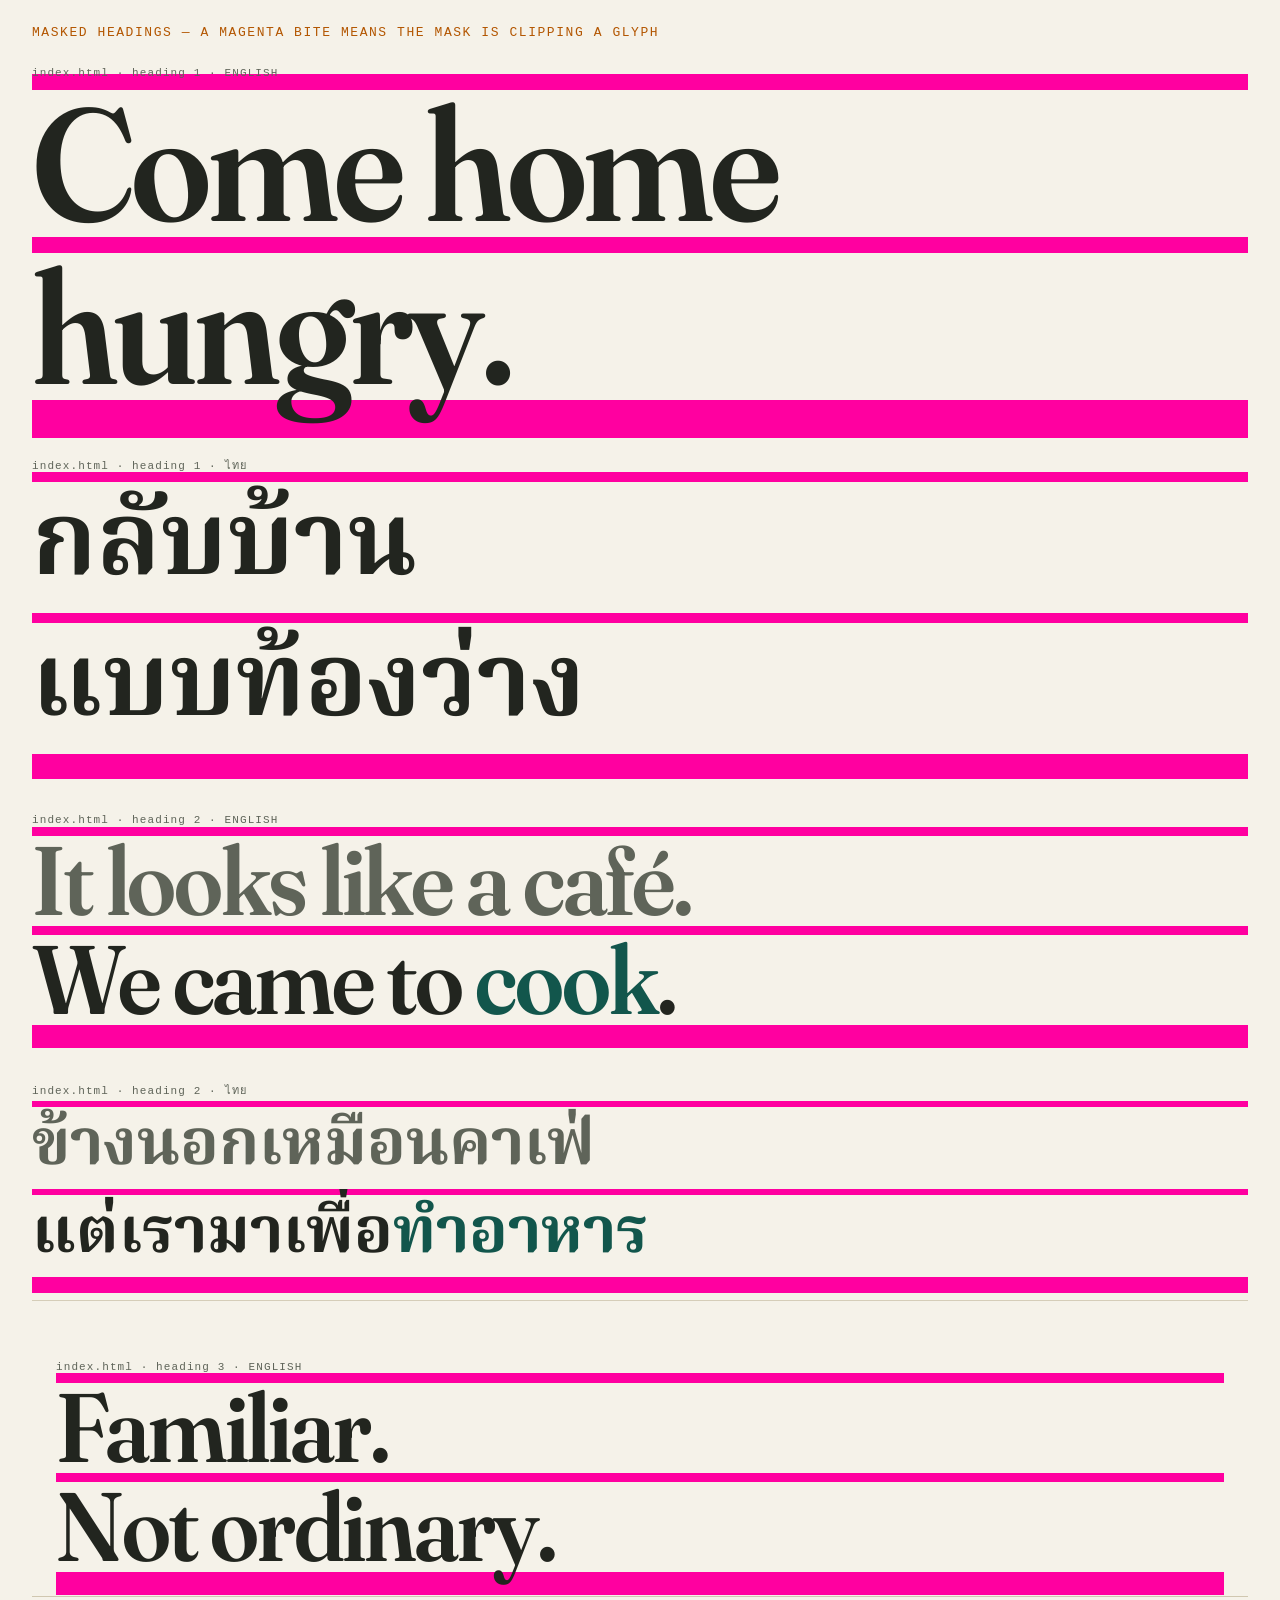
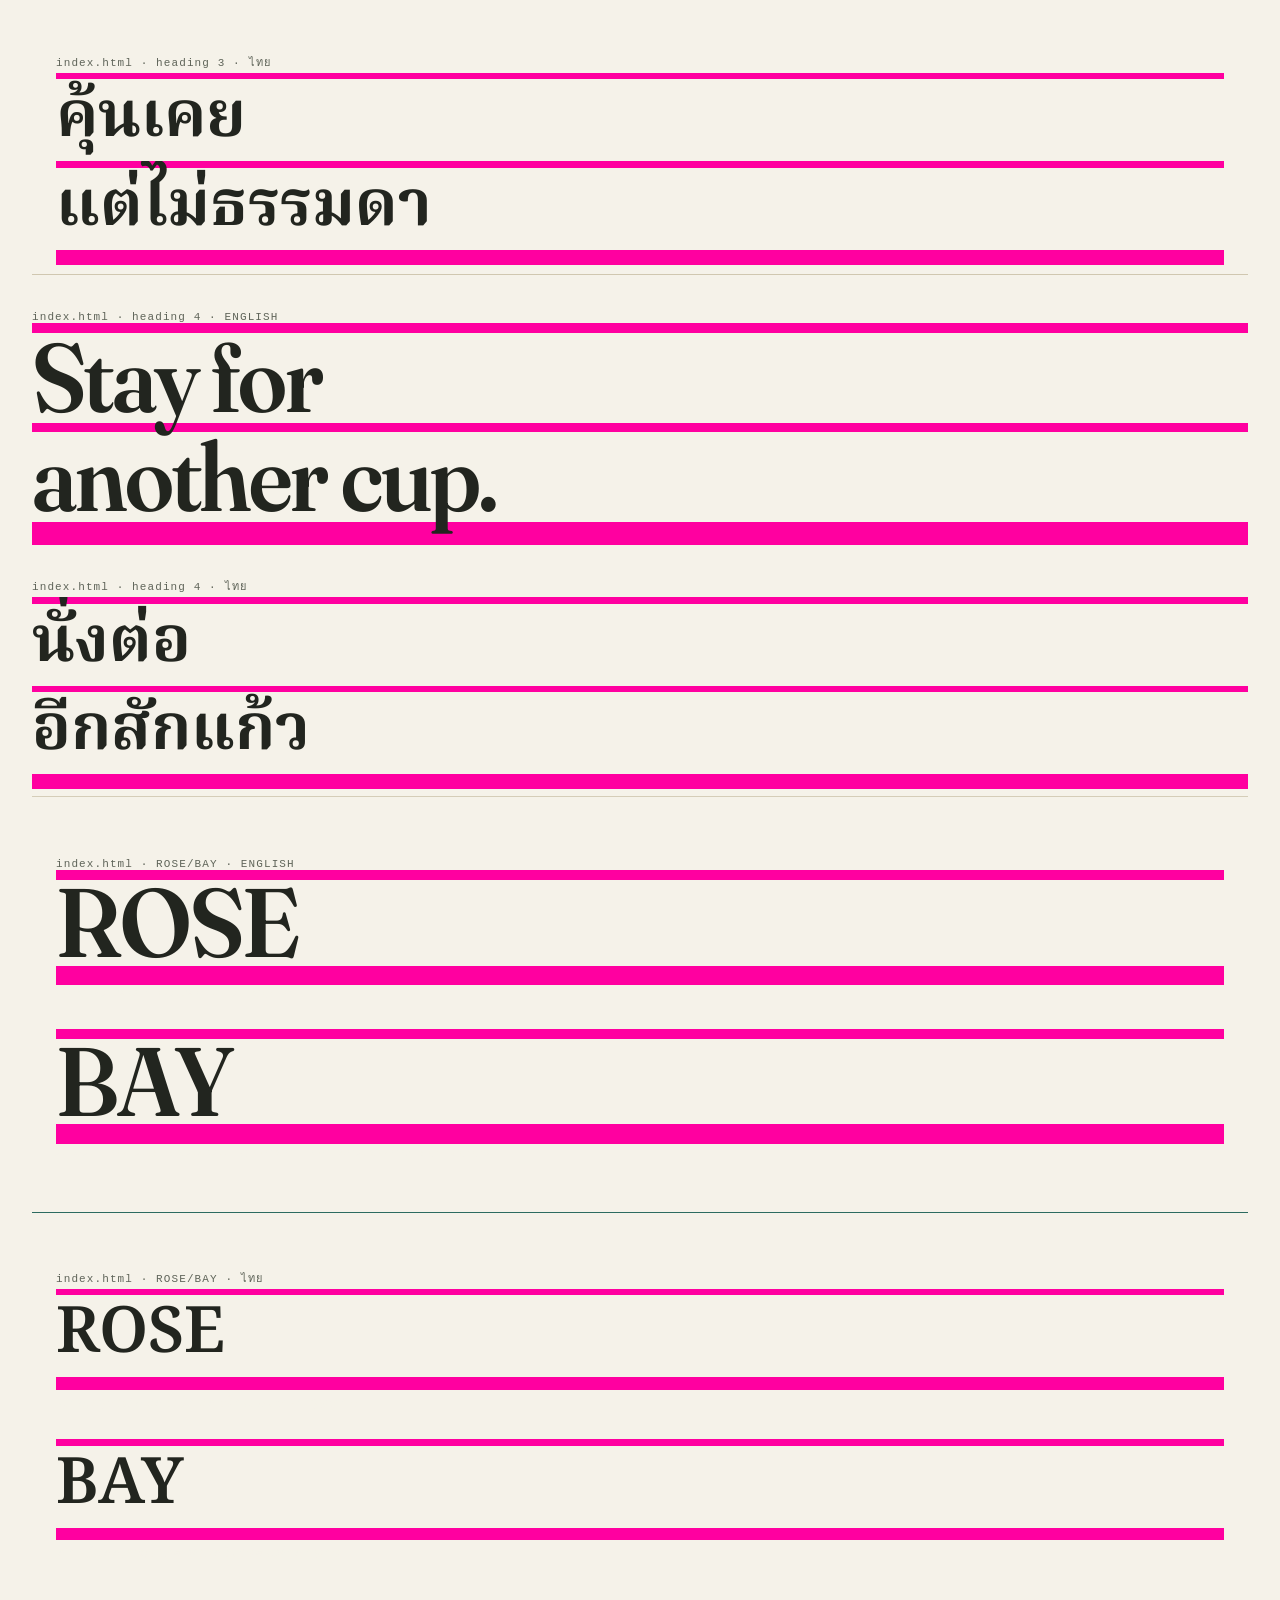
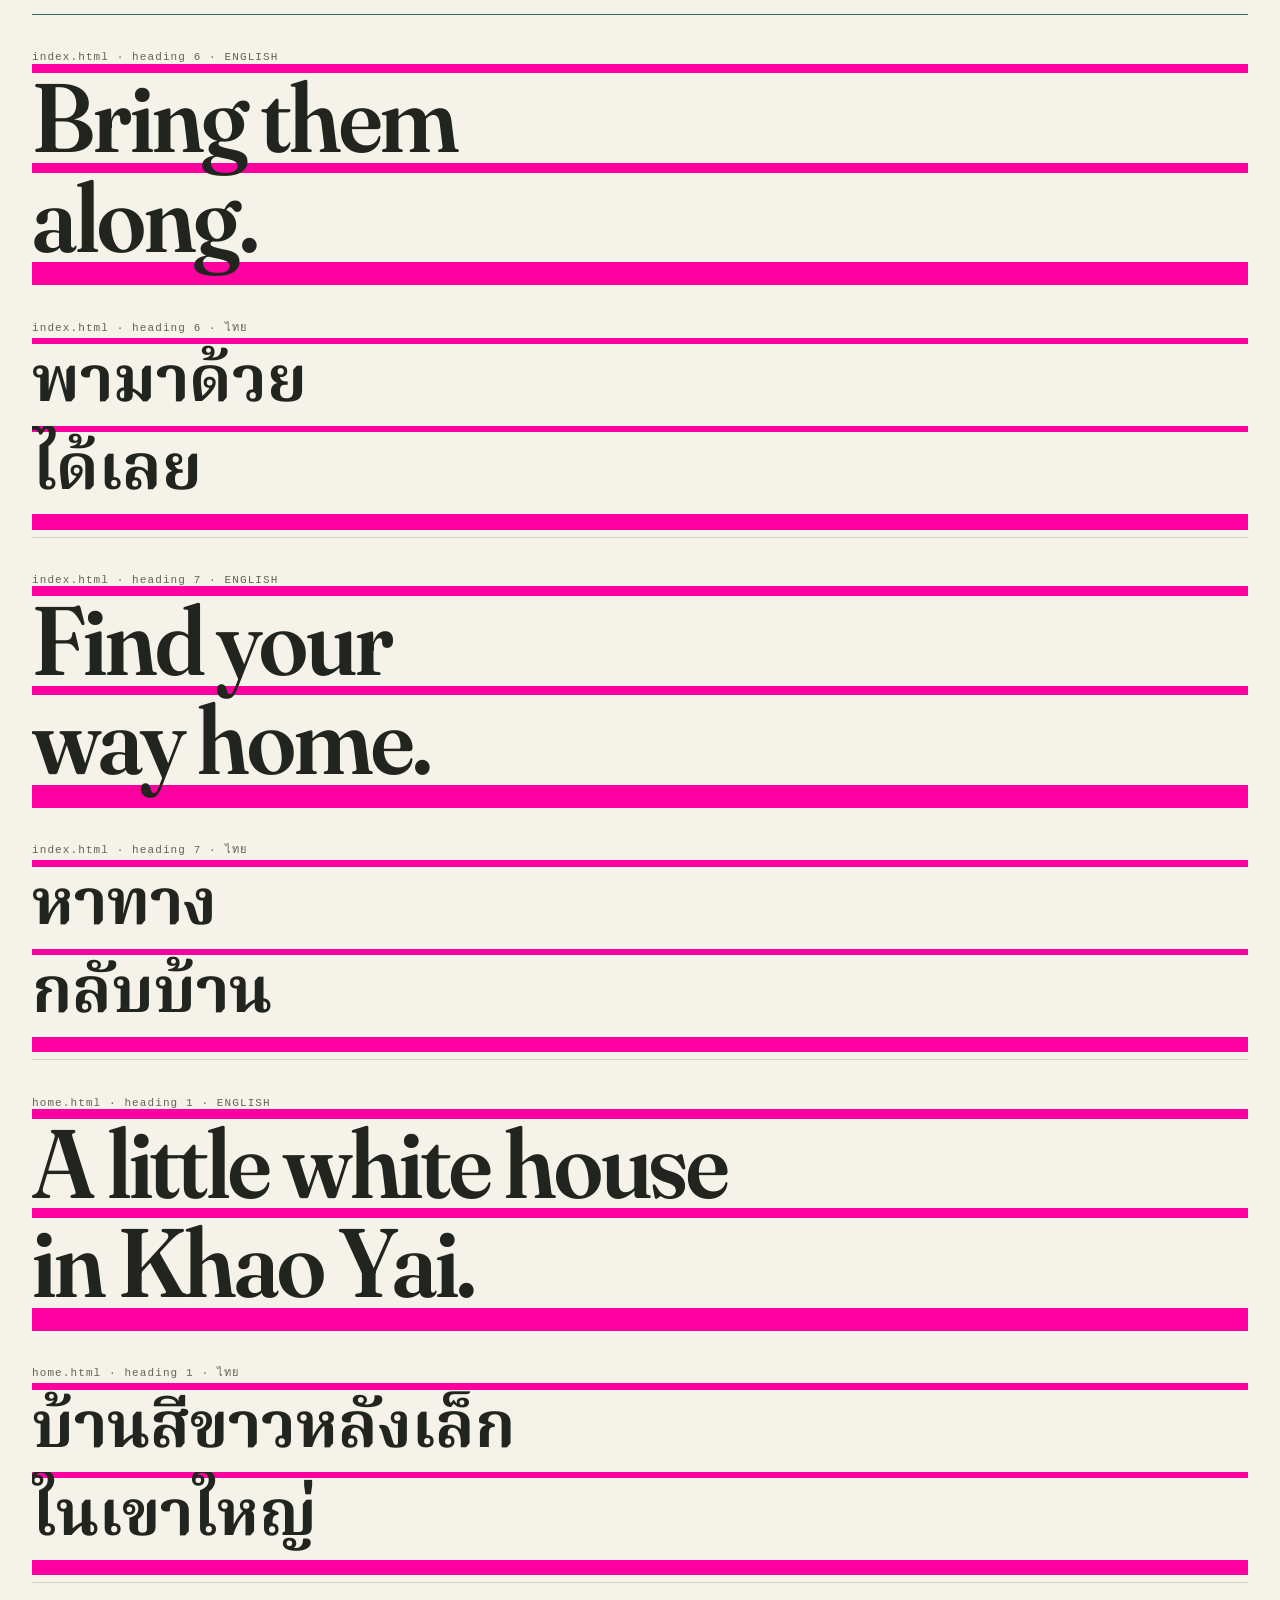
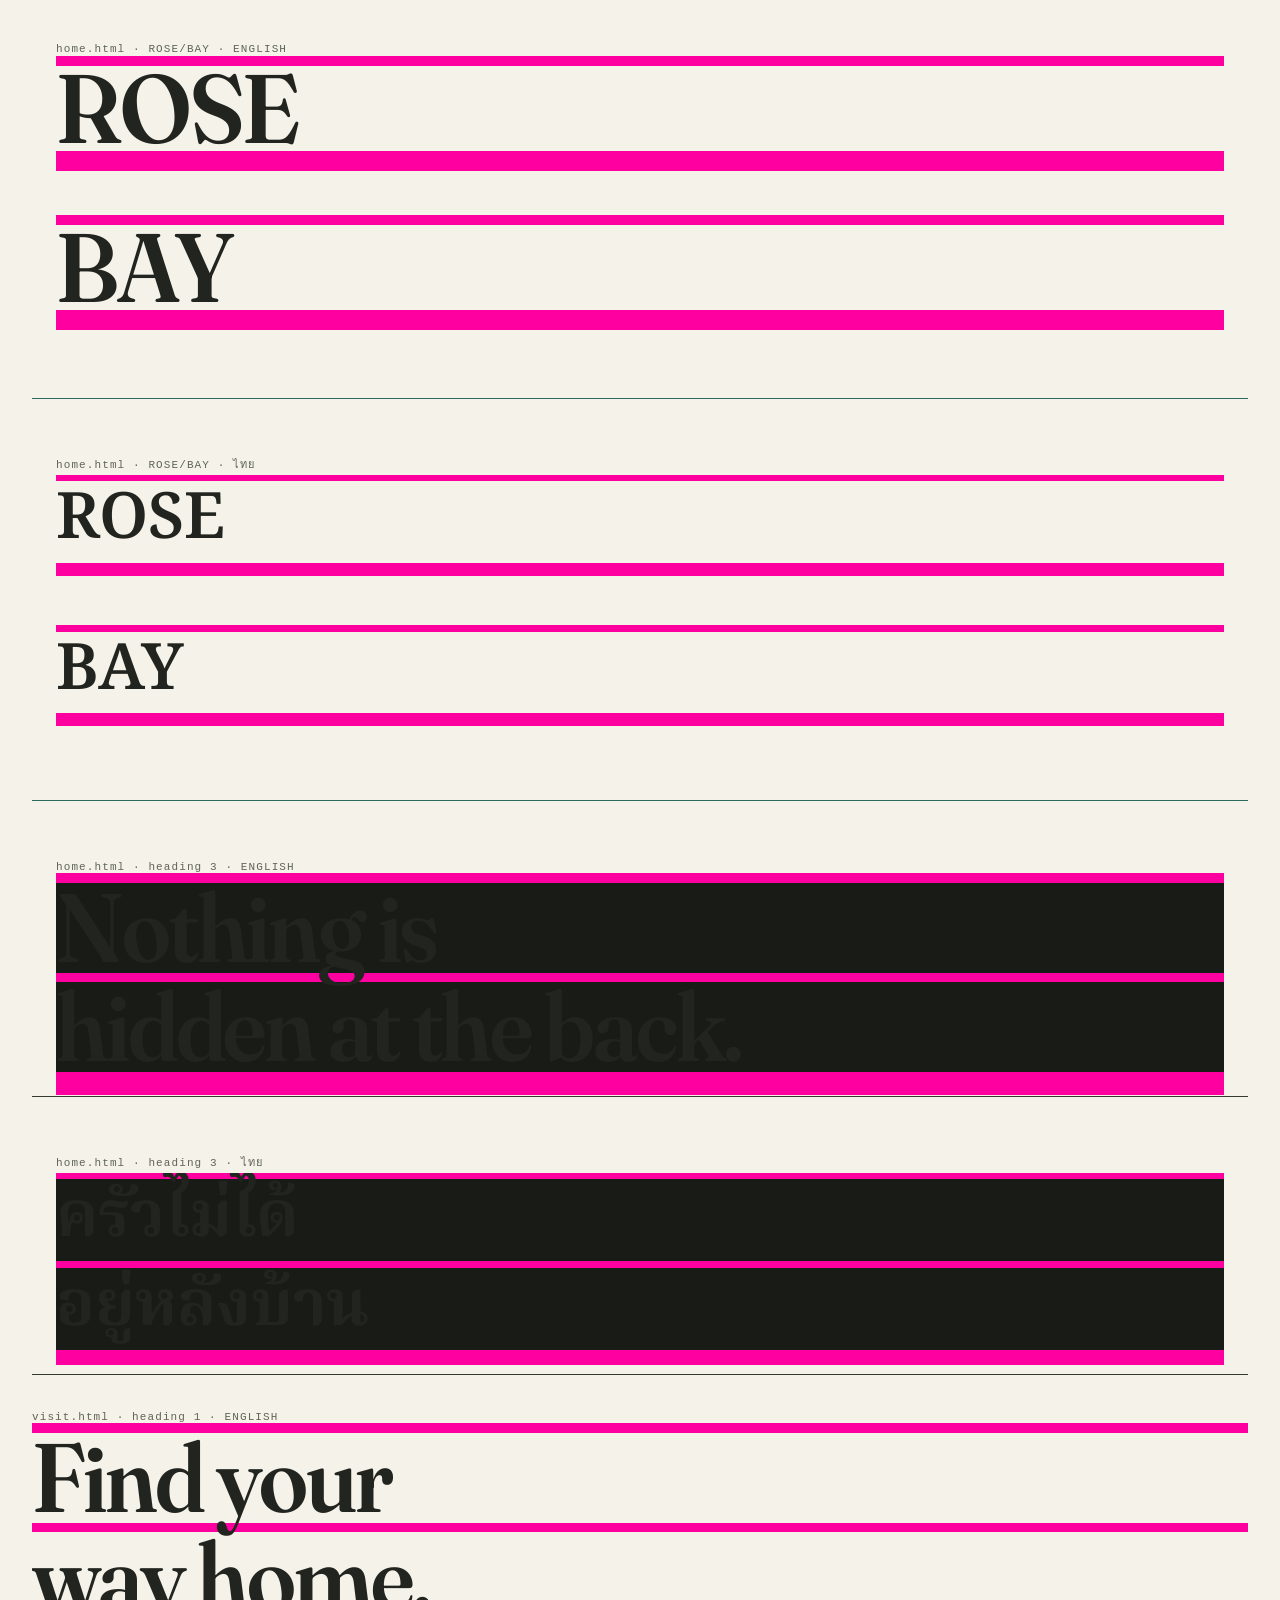
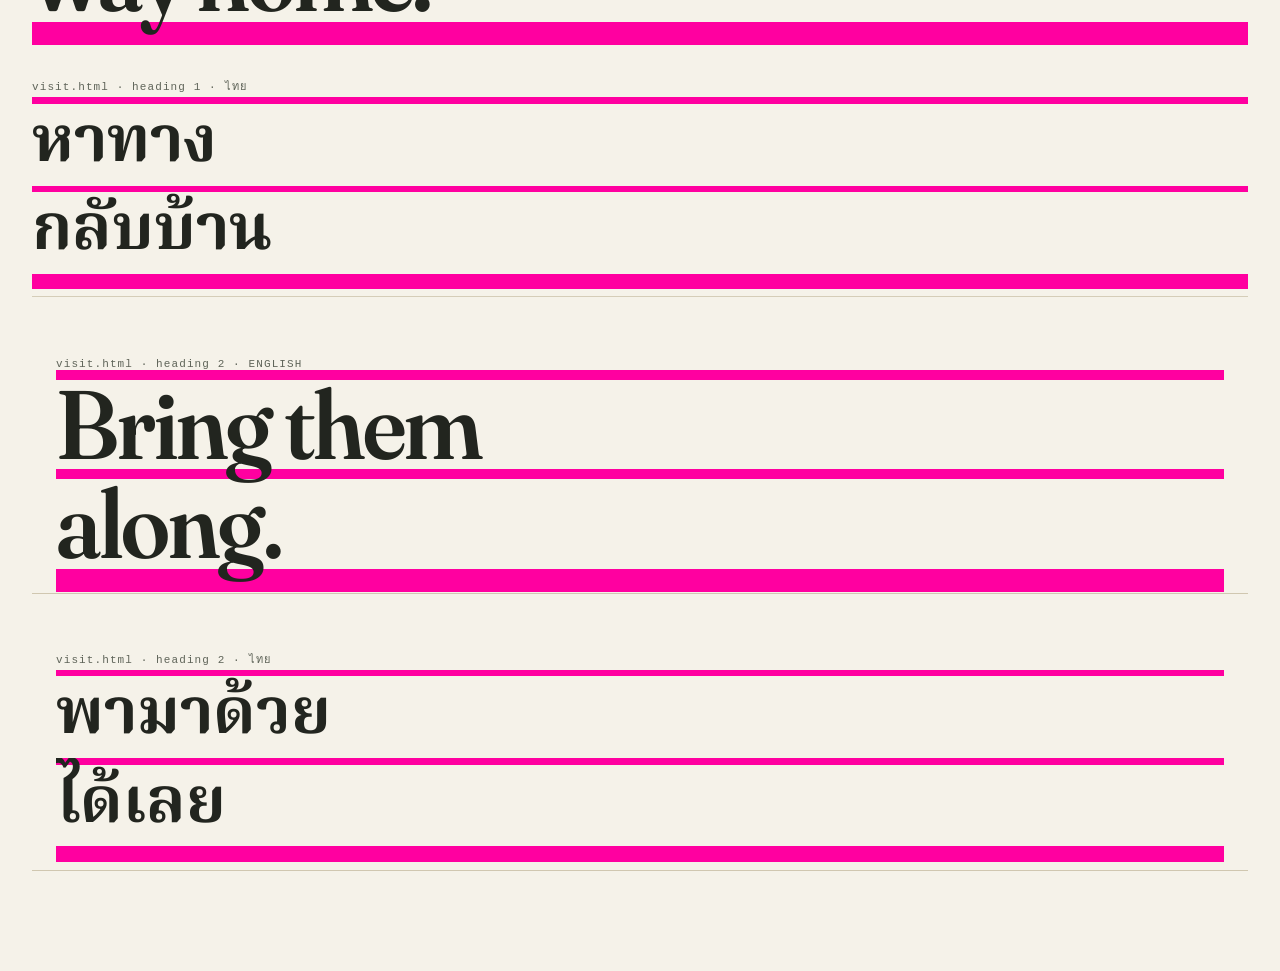
<file: _qa/headings.html>
<!doctype html>
<html lang="en">
<head>
<meta charset="utf-8">
<title>Rosebay — every masked heading</title>
<link href="https://fonts.googleapis.com/css2?family=Fraunces:ital,opsz,wght@0,9..144,400..700;1,9..144,400&family=Jost:wght@200;300;400;500&family=Noto+Sans+Thai:wght@300;400;500;600&family=Noto+Serif+Thai:wght@500;600;700&display=swap" rel="stylesheet">
<link rel="stylesheet" href="../css/site.css">
<link rel="stylesheet" href="../css/parts.css">
<style>
  /* Every heading is shown revealed, over a magenta bar that sits exactly
     behind the masking element. Any letter the mask is cutting will show a
     magenta bite taken out of it. */
  body { padding: 1.5rem 2rem 4rem; }
  h1.qa { font: 500 13px/1.4 ui-monospace, monospace; letter-spacing: .12em; text-transform: uppercase; color: #B35600; margin-bottom: 1.5rem; }
  .item { margin-bottom: 2.2rem; padding-bottom: 1.4rem; border-bottom: 1px solid var(--rule); }
  .src { font: 500 11px/1.4 ui-monospace, monospace; letter-spacing: .1em; color: #5F6459; margin-bottom: .5rem; }
  .lines > span, .rosebay span { background: #FF00A0; }
  .lines > span > i, .rosebay b { background: var(--paper); }
  .ground-green .lines > span > i { background: var(--green); }
  .ground-kitchen .lines > span > i { background: #191B17; }
</style>
</head>
<body class="is-in">
<h1 class="qa">Masked headings — a magenta bite means the mask is clipping a glyph</h1>
<div id="out"></div>

<script>
(async function () {
  const pages = ['index', 'menu', 'home', 'visit'];
  const out = document.getElementById('out');
  const langs = [['en', 'ENGLISH'], ['th', 'ไทย']];

  for (const p of pages) {
    const html = await (await fetch('../' + p + '.html', { cache: 'no-store' })).text();
    const doc = new DOMParser().parseFromString(html, 'text/html');
    const nodes = doc.querySelectorAll('.lines, .rosebay');

    nodes.forEach(function (n, i) {
      langs.forEach(function (pair) {
        const lang = pair[0];
        const clone = n.cloneNode(true);
        clone.classList.add('is-in');
        // swap to Thai the same way the site does
        if (lang === 'th') {
          clone.querySelectorAll('[data-th]').forEach(function (el) {
            el.innerHTML = el.dataset.th;
          });
        }
        // carry the ground so colours match the real page
        const ground = n.closest('.ground-green') ? 'ground-green'
                     : n.closest('.ground-kitchen') ? 'ground-kitchen'
                     : n.closest('.ground-tint') ? 'ground-tint' : '';
        const wrap = document.createElement('div');
        wrap.className = 'item is-in ' + ground;
        if (ground) { wrap.style.padding = '1.5rem'; }
        wrap.setAttribute('lang', lang);
        const tag = document.createElement('div');
        tag.className = 'src';
        tag.textContent = p + '.html  ·  ' + (n.classList.contains('rosebay') ? 'ROSE/BAY' : 'heading ' + (i + 1)) + '  ·  ' + pair[1];
        wrap.appendChild(tag);
        wrap.appendChild(clone);
        out.appendChild(wrap);
      });
    });
  }
  document.body.dataset.ready = '1';
})();
</script>
</body>
</html>
</file>
<file: css/site.css>
/* ==========================================================================
   ROSEBAY HOME COOKING & CAFÉ — KHAO YAI
   Come home hungry.  HOME × PAN × TABLE.

   Colour is sampled from the building itself: the teal awning, the green
   sign letters, the timber floor, the duck-egg yolk. Type follows their own
   printed menu — a light, widely letterspaced geometric sans — with an
   editorial serif carrying the voice.
   ========================================================================== */

/* --- 1. Tokens ---------------------------------------------------------- */

:root {
  /* Ground: daylight. Rosebay is a 10am–2pm brand, not a dinner brand. */
  --paper:      #F5F2E9;   /* warm off-white, never sterile */
  --paper-2:    #EDE8DA;   /* second ground, section alternation */
  --paper-3:    #E3DCC9;   /* rules, chips */
  --char:       #22251F;   /* near black — type */
  --char-2:     #4A4E45;   /* secondary type */
  --char-3:     #5F6459;   /* captions, metadata — 5.43:1 on paper, AA at small sizes */

  --green:      #12564C;   /* Rosebay green: the awning, the sign letters */
  --green-lit:  #2E8B84;   /* the same awning in sunlight */
  --green-deep: #0C3D36;
  --timber:     #8A5A3B;   /* the floor, the doors, the counter */
  --yolk:       #EE7B12;   /* the actual duck-egg yolk. Used sparingly. */
  --yolk-ink:   #B35600;   /* the same yolk, dark enough to carry meaning (4.42:1) */
  --basil:      #5B8438;

  /* Per-ground tokens. These cascade, so a light block inside a dark
     section resolves correctly — the innermost ground always wins. */
  --bg:         var(--paper);
  --fg:         var(--char);
  --fg-2:       var(--char-2);
  --fg-3:       var(--char-3);
  --rule:       #D5CDB8;
  --accent:     var(--green);
  --line:       var(--green);

  --measure: 62ch;
  --gut: clamp(1.25rem, 4vw, 3.5rem);
  --sect: clamp(4.5rem, 11vw, 10rem);

  /* Two motion behaviours, as briefed.
     KITCHEN is fast and worked; HOME is slow and easy. */
  --kitchen: 260ms cubic-bezier(.22,.9,.3,1);
  --kitchen-slow: 420ms cubic-bezier(.22,.9,.3,1);
  --home: 820ms cubic-bezier(.19,1,.22,1);
  --home-long: 1100ms cubic-bezier(.19,1,.22,1);

  --nav-h: 68px;
}

/* Dark ground — used only for the kitchen. The contrast is the point:
   quiet house outside, hot dark kitchen inside. */
.ground-kitchen {
  --bg:   #191B17;
  --fg:   #F2EEE2;
  --fg-2: #C3BDAC;
  --fg-3: #9C9686;
  --rule: #34382F;
  --accent: #6FBFAE;
  --line: #6FBFAE;
}
.ground-tint {
  --bg: var(--paper-2);
  --rule: #D0C7B0;
}
.ground-green {
  --bg:   var(--green);
  --fg:   #F3F0E4;
  --fg-2: #C6DAD3;
  --fg-3: #A9C6BE;
  --rule: #2C6B60;
  --accent: #F5F2E9;
  --line: #7FC0B3;
}

/* --- 2. Reset ----------------------------------------------------------- */

*, *::before, *::after { box-sizing: border-box; }
html { -webkit-text-size-adjust: 100%; }
body {
  margin: 0;
  background: var(--paper);
  color: var(--char);
  font-family: 'Jost', 'Noto Sans Thai', system-ui, -apple-system, sans-serif;
  font-size: clamp(1rem, .96rem + .2vw, 1.0625rem);
  line-height: 1.62;
  font-weight: 400;
  -webkit-font-smoothing: antialiased;
  overflow-x: hidden;
}
img, svg, video { max-width: 100%; display: block; }
a { color: inherit; }
button { font: inherit; color: inherit; }
h1, h2, h3, h4, p, figure, blockquote, ul, ol { margin: 0; }
ul, ol { padding: 0; list-style: none; }
:focus-visible {
  outline: 2px solid var(--accent);
  outline-offset: 3px;
  border-radius: 2px;
}
::selection { background: var(--yolk); color: #fff; }

.skip {
  position: absolute; left: 12px; top: -60px; z-index: 200;
  background: var(--green); color: #fff; padding: .7rem 1.1rem;
  border-radius: 2px; text-decoration: none;
  transition: top var(--kitchen);
}
.skip:focus { top: 12px; }
.vh {
  position: absolute !important; width: 1px; height: 1px;
  padding: 0; margin: -1px; overflow: hidden;
  clip: rect(0 0 0 0); white-space: nowrap;
}

/* --- 3. Type ------------------------------------------------------------ */

/* Display — Fraunces. Warm, a little wonky, editorial without being luxury.
   Optical size + soft/wonk axes keep it human at large sizes. */
.display {
  font-family: 'Fraunces', 'Noto Serif Thai', Georgia, serif;
  font-variation-settings: 'SOFT' 40, 'WONK' 1, 'opsz' 100;
  font-weight: 600;
  line-height: .92;
  letter-spacing: -0.022em;
  text-wrap: balance;
}
:lang(th) .display, .display:lang(th) {
  font-family: 'Noto Serif Thai', serif;
  font-weight: 700;
  line-height: 1.28;
  letter-spacing: 0;
  font-variation-settings: normal;
}

.d-xl { font-size: clamp(3.1rem, 12.5vw, 10.5rem); }
.d-lg { font-size: clamp(2.5rem, 7.6vw, 6.2rem); }
.d-md { font-size: clamp(2rem, 4.8vw, 3.6rem); }
.d-sm { font-size: clamp(1.5rem, 2.9vw, 2.25rem); }

/* Thai display needs its own scale — the glyphs carry more ink and the
   ascenders/descenders stack, so the same size reads much larger. */
:lang(th) .d-xl { font-size: clamp(2.3rem, 8vw, 6.4rem); }
:lang(th) .d-lg { font-size: clamp(1.9rem, 5.2vw, 4rem); }
:lang(th) .d-md { font-size: clamp(1.5rem, 3.5vw, 2.5rem); }
:lang(th) .d-sm { font-size: clamp(1.2rem, 2.2vw, 1.6rem); }

/* Label — the wide-tracked light sans lifted from their own menu headings */
.label {
  font-family: 'Jost', 'Noto Sans Thai', sans-serif;
  font-size: clamp(.66rem, .62rem + .12vw, .74rem);
  font-weight: 500;
  letter-spacing: .22em;
  text-transform: uppercase;
  color: var(--fg-3);
  line-height: 1.4;
}
:lang(th) .label { letter-spacing: .08em; font-weight: 600; }

.lede {
  font-size: clamp(1.06rem, 1rem + .42vw, 1.35rem);
  line-height: 1.62;
  color: var(--fg-2);
  max-width: 46ch;
  font-weight: 300;
}
:lang(th) .lede { line-height: 1.92; font-weight: 400; }

.body-w { max-width: var(--measure); }
p + p { margin-top: 1em; }
:lang(th) p { line-height: 1.95; }

.num {
  font-family: 'Jost', sans-serif;
  font-variant-numeric: tabular-nums;
  font-feature-settings: 'tnum' 1;
}

/* --- 4. Layout ---------------------------------------------------------- */

.wrap {
  width: min(100% - (var(--gut) * 2), 1440px);
  margin-inline: auto;
}
.wrap-n { width: min(100% - (var(--gut) * 2), 1080px); margin-inline: auto; }

section { background: var(--bg); color: var(--fg); }
.sect { padding-block: var(--sect); }
.sect-t { padding-top: var(--sect); }
.sect-b { padding-bottom: var(--sect); }

.grid12 {
  display: grid;
  grid-template-columns: repeat(12, 1fr);
  gap: clamp(1rem, 2.4vw, 2rem);
}
@media (max-width: 860px) { .grid12 { grid-template-columns: repeat(6, 1fr); } }

/* --- 5. THE TABLE LINE -------------------------------------------------- */
/* A hairline that behaves like the edge of a table: it runs, it turns a
   corner, it underlines a label. It is the page's structure made visible. */

.tline {
  position: relative;
  height: 1px;
  background: var(--rule);
  overflow: visible;
}
.tline::after {
  content: '';
  position: absolute; inset: 0 auto 0 0;
  width: 0; height: 1px;
  background: var(--line);
  transition: width var(--home-long);
}
.is-in .tline::after, .tline.is-in::after { width: 100%; }

/* The corner: a line that turns, like the near edge of a table */
.tline-corner {
  position: relative;
  padding-left: 1.4rem;
}
.tline-corner::before {
  content: '';
  position: absolute; left: 0; top: .1em; bottom: .1em;
  width: 1px;
  background: var(--line);
  transform: scaleY(0);
  transform-origin: top;
  transition: transform var(--kitchen-slow);
}
.is-in .tline-corner::before { transform: scaleY(1); }

/* Section label with its own rule beneath — used everywhere */
.sect-label {
  display: flex;
  align-items: baseline;
  gap: .9rem;
  padding-bottom: .85rem;
  border-bottom: 1px solid var(--rule);
  margin-bottom: clamp(1.75rem, 4vw, 3rem);
  position: relative;
}
.sect-label::after {
  content: '';
  position: absolute; left: 0; bottom: -1px;
  width: 0; height: 1px; background: var(--line);
  transition: width var(--home-long) 80ms;
}
.is-in .sect-label::after { width: 100%; }
.sect-label .no {
  font-family: 'Jost', sans-serif;
  font-weight: 500;
  color: var(--accent);
  letter-spacing: .14em;
  font-size: .74rem;
}

/* --- 6. Buttons --------------------------------------------------------- */

.btn {
  --btn-fg: #F5F2E9;
  --btn-bg: var(--green);
  position: relative;
  display: inline-flex;
  align-items: center;
  gap: .7rem;
  padding: .95rem 1.5rem;
  background: var(--btn-bg);
  color: var(--btn-fg);
  border: 1px solid var(--btn-bg);
  border-radius: 2px;
  text-decoration: none;
  font-size: .82rem;
  font-weight: 500;
  letter-spacing: .13em;
  text-transform: uppercase;
  cursor: pointer;
  overflow: hidden;
  isolation: isolate;
  transition: color var(--kitchen), border-color var(--kitchen);
  min-height: 48px;
}
:lang(th) .btn { letter-spacing: .04em; text-transform: none; font-size: .9rem; }
/* the table-line sweep */
.btn::before {
  content: '';
  position: absolute; inset: 0;
  background: var(--green-deep);
  transform: scaleX(0);
  transform-origin: left;
  transition: transform var(--kitchen-slow);
  z-index: -1;
}
.btn:hover::before, .btn:focus-visible::before { transform: scaleX(1); }
.btn .arw { transition: transform var(--kitchen); }
.btn:hover .arw { transform: translate(3px, -3px); }

.btn-ghost {
  --btn-bg: transparent;
  --btn-fg: var(--fg);
  border-color: var(--rule);
}
.btn-ghost::before { background: var(--fg); }
.btn-ghost:hover, .btn-ghost:focus-visible { color: var(--bg); border-color: var(--fg); }

/* On photography the ground token is wrong, so state the colours */
.on-photo .btn-ghost {
  --btn-fg: #FFF;
  border-color: rgba(255,255,255,.55);
}
.on-photo .btn-ghost::before { background: #F5F2E9; }
.on-photo .btn-ghost:hover, .on-photo .btn-ghost:focus-visible {
  color: var(--char); border-color: #F5F2E9;
}

.tlink {
  display: inline-flex;
  align-items: center;
  gap: .5rem;
  text-decoration: none;
  color: var(--accent);
  font-weight: 500;
  font-size: .82rem;
  letter-spacing: .13em;
  text-transform: uppercase;
  padding-bottom: .3rem;
  background-image: linear-gradient(var(--accent), var(--accent));
  background-size: 100% 1px;
  background-position: 0 100%;
  background-repeat: no-repeat;
  transition: background-size var(--kitchen-slow);
}
:lang(th) .tlink { letter-spacing: .04em; text-transform: none; font-size: .92rem; }
.tlink:hover, .tlink:focus-visible { background-size: 22% 1px; }
.tlink .arw { transition: transform var(--kitchen); }
.tlink:hover .arw { transform: translate(3px, -3px); }

/* --- 7. Navigation ------------------------------------------------------ */

.nav {
  position: fixed;
  top: 0; left: 0; right: 0;
  z-index: 100;
  height: var(--nav-h);
  display: flex;
  align-items: center;
  transition: background var(--kitchen-slow), border-color var(--kitchen-slow), color var(--kitchen-slow);
  border-bottom: 1px solid transparent;
  color: #FFF;
}
.nav.is-stuck {
  background: rgba(245,242,233,.94);
  backdrop-filter: blur(14px);
  -webkit-backdrop-filter: blur(14px);
  border-bottom-color: var(--paper-3);
  color: var(--char);
}
.nav.is-solid { background: var(--paper); color: var(--char); border-bottom-color: var(--paper-3); }
.nav-in {
  width: min(100% - (var(--gut) * 2), 1440px);
  margin-inline: auto;
  display: flex;
  align-items: center;
  gap: clamp(1rem, 3vw, 2.5rem);
}

/* Wordmark — light and widely tracked, after their own */
.mark {
  text-decoration: none;
  display: inline-flex;
  flex-direction: column;
  line-height: 1;
  flex-shrink: 0;
}
.mark b {
  font-family: 'Jost', sans-serif;
  font-weight: 300;
  font-size: 1.16rem;
  letter-spacing: .34em;
  text-indent: .34em;
}
.mark span {
  font-family: 'Jost', sans-serif;
  font-size: .5rem;
  letter-spacing: .3em;
  text-indent: .3em;
  opacity: .72;
  margin-top: .34em;
  font-weight: 400;
}

.nav-links { display: flex; align-items: center; gap: clamp(1rem, 2vw, 1.9rem); margin-left: auto; }
.nav-links a {
  text-decoration: none;
  font-size: .74rem;
  letter-spacing: .18em;
  text-transform: uppercase;
  font-weight: 500;
  padding: .4rem 0;
  position: relative;
  white-space: nowrap;
}
:lang(th) .nav-links a { letter-spacing: .04em; text-transform: none; font-size: .92rem; }
.nav-links a::after {
  content: '';
  position: absolute; left: 0; right: 0; bottom: 0;
  height: 1px; background: currentColor;
  transform: scaleX(0); transform-origin: right;
  transition: transform var(--kitchen);
}
.nav-links a:hover::after, .nav-links a:focus-visible::after,
.nav-links a[aria-current="page"]::after { transform: scaleX(1); transform-origin: left; }
@media (max-width: 1000px) { .nav-links { display: none; } }

.nav-cta { margin-left: auto; display: flex; align-items: center; gap: .6rem; }
@media (max-width: 1000px) { .nav-cta { margin-left: auto; } }
.nav .btn-sm {
  padding: .6rem 1rem;
  font-size: .7rem;
  min-height: 40px;
}
@media (max-width: 620px) { .nav .btn-sm { display: none; } }

/* language toggle */
.lang {
  display: inline-flex;
  border: 1px solid currentColor;
  border-radius: 2px;
  overflow: hidden;
  opacity: .82;
  flex-shrink: 0;
}
.lang button {
  background: none; border: 0; cursor: pointer;
  padding: .42rem .6rem;
  font-size: .66rem; letter-spacing: .12em; text-transform: uppercase;
  font-weight: 500;
  min-height: 34px;
  transition: background var(--kitchen), color var(--kitchen);
}
.lang button[aria-pressed="true"] { background: currentColor; }
.lang button[aria-pressed="true"] span { color: var(--knock, #F5F2E9); }

/* burger */
.burger {
  display: none;
  background: none; border: 1px solid currentColor; border-radius: 2px;
  width: 44px; height: 40px;
  cursor: pointer;
  padding: 0;
  position: relative;
  flex-shrink: 0;
}
.burger i {
  position: absolute; left: 11px; right: 11px; height: 1px;
  background: currentColor;
  transition: transform var(--kitchen), opacity var(--kitchen);
}
.burger i:nth-child(1) { top: 14px; }
.burger i:nth-child(2) { top: 19px; }
.burger i:nth-child(3) { top: 24px; }
[aria-expanded="true"].burger i:nth-child(1) { transform: translateY(5px) rotate(45deg); }
[aria-expanded="true"].burger i:nth-child(2) { opacity: 0; }
[aria-expanded="true"].burger i:nth-child(3) { transform: translateY(-5px) rotate(-45deg); }
@media (max-width: 1000px) { .burger { display: block; } }

/* sheet */
.sheet {
  position: fixed; inset: 0; z-index: 99;
  background: var(--paper);
  color: var(--char);
  padding: calc(var(--nav-h) + 2rem) var(--gut) 2rem;
  display: flex; flex-direction: column;
  transform: translateY(-100%);
  transition: transform var(--kitchen-slow);
  overflow-y: auto;
  visibility: hidden;
}
.sheet.is-open { transform: none; visibility: visible; }
.sheet nav { display: flex; flex-direction: column; }
.sheet nav a {
  text-decoration: none;
  font-family: 'Fraunces', 'Noto Serif Thai', serif;
  font-variation-settings: 'SOFT' 40, 'WONK' 1;
  font-size: clamp(1.9rem, 8vw, 2.9rem);
  font-weight: 600;
  line-height: 1.05;
  padding: .5rem 0;
  border-bottom: 1px solid var(--paper-3);
  display: flex; align-items: baseline; justify-content: space-between; gap: 1rem;
}
:lang(th) .sheet nav a { font-family: 'Noto Serif Thai', serif; font-size: clamp(1.4rem, 6vw, 2.1rem); }
.sheet nav a i {
  font-style: normal;
  font-family: 'Jost', sans-serif;
  font-size: .68rem; letter-spacing: .18em; color: var(--char-3);
}
.sheet-foot { margin-top: auto; padding-top: 2rem; display: grid; gap: .9rem; }
.sheet-soc { display: flex; gap: 1.4rem; flex-wrap: wrap; }

/* --- 8. Hero ------------------------------------------------------------ */

.hero {
  position: relative;
  min-height: calc(var(--vhpx, 8px) * 100);
  display: flex;
  flex-direction: column;
  justify-content: flex-end;
  color: #FFF;
  overflow: hidden;
  isolation: isolate;
}
.hero-media { position: absolute; inset: 0; z-index: -2; }
.hero-media img { width: 100%; height: 100%; object-fit: cover; object-position: 50% 42%; }
.hero::after {
  content: '';
  position: absolute; inset: 0; z-index: -1;
  background:
    linear-gradient(180deg, rgba(20,24,20,.52) 0%, rgba(20,24,20,.06) 26%, rgba(20,24,20,.10) 48%, rgba(18,22,18,.80) 100%);
}
.hero-in { padding-bottom: clamp(2rem, 5vw, 4rem); padding-top: calc(var(--nav-h) + 2rem); }
.hero-meta {
  display: flex; flex-wrap: wrap; align-items: center; gap: .55rem 1.1rem;
  margin-bottom: clamp(1.1rem, 3vw, 2rem);
}
.hero-meta .label { color: rgba(255,255,255,.9); }
.hero-meta .dot { width: 3px; height: 3px; border-radius: 50%; background: rgba(255,255,255,.55); }
.hero h1 { margin-bottom: clamp(1.2rem, 3vw, 1.9rem); }
.hero .lede { color: rgba(255,255,255,.92); max-width: 40ch; }
.hero-actions {
  display: flex; flex-wrap: wrap; gap: .75rem;
  margin-top: clamp(1.5rem, 3.5vw, 2.4rem);
}
.hero-foot {
  margin-top: clamp(2rem, 5vw, 3.4rem);
  padding-top: 1.1rem;
  border-top: 1px solid rgba(255,255,255,.26);
  display: flex; flex-wrap: wrap; gap: .5rem 1.6rem; align-items: center;
}
.hero-foot .label { color: rgba(255,255,255,.82); }
.hero-foot a { text-decoration: none; }
.hero-foot a:hover { text-decoration: underline; text-underline-offset: 3px; }

/* Line-mask reveal.
   The mask has to clear the GLYPHS, not the line box. At line-height .92 a
   descender (g, y, p, ฏ, ุ) sits roughly .13em below the line box and would
   be sliced off by the clip — so the padding has to grow the masking element
   itself. Putting it on the inner element instead, with a matching negative
   margin, leaves the clip box exactly the same height and silently does
   nothing: that is what cut the tail off "along."
   The negative margin on the span takes the growth back out of the layout so
   the vertical rhythm is unchanged, and the start position has to clear the
   now-taller box or a sliver of the text shows through the padding before it
   animates in. */
.lines > span {
  display: block;
  overflow: hidden;
  padding: .1em 0 .24em;
  margin: -.1em 0 -.24em;
}
.lines > span > i {
  display: block;
  font-style: normal;
  transform: translateY(calc(100% + .3em));
  transition: transform var(--home-long) var(--d, 0ms);
}
.is-in .lines > span > i, .lines.is-in > span > i { transform: none; }

/* --- 9. Reveals --------------------------------------------------------- */

.rv { opacity: 0; transform: translateY(22px); transition: opacity var(--home) var(--d,0ms), transform var(--home) var(--d,0ms); }
.is-in.rv, .is-in .rv { opacity: 1; transform: none; }

.rv-img { overflow: hidden; }
.rv-img > img, .rv-img > picture > img {
  transform: scale(1.06);
  transition: transform 1400ms cubic-bezier(.19,1,.22,1) var(--d,0ms), clip-path 1200ms cubic-bezier(.19,1,.22,1) var(--d,0ms);
  clip-path: inset(0 0 100% 0);
}
.is-in .rv-img > img, .is-in .rv-img > picture > img,
.rv-img.is-in > img { transform: none; clip-path: inset(0 0 0 0); }

html:not(.js) .rv, html:not(.js) .lines > span > i { opacity: 1; transform: none; }
html:not(.js) .rv-img > img { clip-path: none; transform: none; }

/* --- 10. Figures -------------------------------------------------------- */

figure { position: relative; }
figure img { width: 100%; height: 100%; object-fit: cover; }
figcaption {
  margin-top: .8rem;
  font-size: .74rem;
  letter-spacing: .04em;
  color: var(--fg-3);
  display: flex; gap: .6rem; align-items: baseline;
}
:lang(th) figcaption { font-size: .84rem; }
figcaption::before {
  content: ''; width: 14px; height: 1px; background: var(--rule);
  flex-shrink: 0; transform: translateY(-.35em);
}
.r-45  { aspect-ratio: 4/5; }
.r-32  { aspect-ratio: 3/2; }
.r-11  { aspect-ratio: 1/1; }
.r-169 { aspect-ratio: 16/9; }
.r-219 { aspect-ratio: 21/9; }
.r-34  { aspect-ratio: 3/4; }
@media (max-width: 720px) { .r-219 { aspect-ratio: 16/10; } }

/* --- 11. Footer --------------------------------------------------------- */

.foot { background: var(--green); color: #F3F0E4; padding-block: clamp(3.5rem, 8vw, 6rem) 2rem; }
.foot a { text-decoration: none; }
.foot-mark {
  font-family: 'Jost', sans-serif;
  font-weight: 200;
  font-size: clamp(3rem, 15vw, 12rem);
  letter-spacing: .12em;
  line-height: .9;
  text-indent: .12em;
  color: #F3F0E4;
  border-bottom: 1px solid rgba(243,240,228,.28);
  padding-bottom: .18em;
  margin-bottom: 2.5rem;
}
.foot-grid {
  display: grid;
  grid-template-columns: repeat(auto-fit, minmax(190px, 1fr));
  gap: 2.2rem clamp(1.5rem, 3vw, 3rem);
}
.foot h3 { font-size: .68rem; letter-spacing: .2em; text-transform: uppercase; color: #A9C6BE; font-weight: 500; margin-bottom: 1rem; }
:lang(th) .foot h3 { letter-spacing: .06em; text-transform: none; font-size: .84rem; }
.foot li { margin-bottom: .55rem; }
.foot li a { background-image: linear-gradient(currentColor, currentColor); background-size: 0% 1px; background-position: 0 100%; background-repeat: no-repeat; transition: background-size var(--kitchen); padding-bottom: 2px; }
.foot li a:hover, .foot li a:focus-visible { background-size: 100% 1px; }
.foot-note {
  margin-top: clamp(2.5rem, 6vw, 4rem);
  padding-top: 1.2rem;
  border-top: 1px solid rgba(243,240,228,.22);
  display: flex; flex-wrap: wrap; gap: .6rem 1.6rem;
  align-items: baseline;
  font-size: .74rem; color: #A9C6BE;
}
:lang(th) .foot-note { font-size: .84rem; }
.foot-sign {
  font-family: 'Fraunces', serif;
  font-variation-settings: 'SOFT' 60, 'WONK' 1;
  font-size: 1.15rem;
  font-weight: 400;
  font-style: italic;
  color: #F3F0E4;
  margin-right: auto;
}

/* --- 12. Mobile utility bar -------------------------------------------- */

.ubar {
  position: fixed; left: 0; right: 0; bottom: 0; z-index: 90;
  display: none;
  background: rgba(245,242,233,.96);
  backdrop-filter: blur(14px);
  -webkit-backdrop-filter: blur(14px);
  border-top: 1px solid var(--paper-3);
  padding-bottom: env(safe-area-inset-bottom);
}
.ubar a {
  flex: 1;
  display: flex; align-items: center; justify-content: center; gap: .5rem;
  padding: .95rem .5rem;
  text-decoration: none;
  font-size: .72rem; letter-spacing: .14em; text-transform: uppercase; font-weight: 500;
  color: var(--char);
  min-height: 52px;
}
:lang(th) .ubar a { letter-spacing: .02em; text-transform: none; font-size: .86rem; }
.ubar a + a { border-left: 1px solid var(--paper-3); }
.ubar a.pri { background: var(--green); color: #F5F2E9; }
@media (max-width: 780px) {
  .ubar { display: flex; }
  body { padding-bottom: 52px; }
}

/* --- 13. Utilities ------------------------------------------------------ */

.stack   { display: grid; gap: clamp(1rem, 2.5vw, 1.6rem); }
.stack-s { display: grid; gap: .6rem; }
.row     { display: flex; flex-wrap: wrap; gap: .75rem; }
.mt-l    { margin-top: clamp(2rem, 5vw, 3.4rem); }
.mt-m    { margin-top: clamp(1.25rem, 3vw, 2rem); }
.tr      { text-align: right; }
.hide    { display: none !important; }

@media (prefers-reduced-motion: reduce) {
  *, *::before, *::after {
    animation-duration: .001ms !important;
    animation-iteration-count: 1 !important;
    transition-duration: .001ms !important;
    scroll-behavior: auto !important;
  }
  .rv, .lines > span > i { opacity: 1 !important; transform: none !important; }
  .rv-img > img { clip-path: none !important; transform: none !important; }
}

/* --- 14. Knockout for the language toggle ------------------------------- */
/* The pressed button fills with currentColor, so its label must be painted
   in whatever the nav is sitting on. Over photography the nav is white, so
   the label goes dark; once the nav is stuck on paper, it flips. */
.nav { --knock: #1E211D; }
.nav.is-stuck, .nav.is-solid { --knock: #F5F2E9; }

/* --- 15. Hero fit ------------------------------------------------------- */
/* Keep the last hero line clear of the mobile utility bar and the very
   bottom edge on short viewports. */
.hero-in { padding-bottom: clamp(2.5rem, 6vh, 4.5rem); }
@media (max-width: 780px) { .hero-in { padding-bottom: clamp(3.5rem, 8vh, 5rem); } }
@media (max-height: 720px) and (min-width: 781px) {
  .hero h1 { font-size: clamp(2.6rem, 8vw, 5.6rem); }
  .hero-foot { margin-top: clamp(1.2rem, 3vw, 2rem); }
}

/* --- 16. Nav over the open sheet ---------------------------------------- */
/* The nav paints above the sheet. Over photography it is white, which would
   leave the wordmark invisible against the sheet's paper ground. */
.nav.is-over-sheet {
  color: var(--char);
  --knock: #F5F2E9;
  background: transparent;
  border-bottom-color: transparent;
}

/* --- 17. Hero art direction by width ------------------------------------ */
/* On a narrow screen the frame is tall and the tree takes the right half, so
   the house — the thing that has to be recognised — shifts into view, and
   the scrim gets stronger because the copy sits over bright white siding. */
@media (max-width: 780px) {
  .hero-media img { object-position: 30% 46%; }
  .hero::after {
    background: linear-gradient(180deg,
      rgba(20,24,20,.55) 0%,
      rgba(20,24,20,.10) 22%,
      rgba(20,24,20,.34) 46%,
      rgba(16,20,16,.88) 100%);
  }
  .hero-meta { gap: .3rem .9rem; margin-bottom: 1.4rem; }
}

/* --- 18. Nav legibility over the hero photograph ------------------------ */
/* Before it sticks, the nav sits on whatever the photograph happens to be.
   The hero's top scrim does most of the work; this guarantees the rest
   without dimming the picture. Removed the moment the nav goes solid. */
.nav:not(.is-stuck):not(.is-solid):not(.is-over-sheet) .mark,
.nav:not(.is-stuck):not(.is-solid):not(.is-over-sheet) .nav-links a,
.nav:not(.is-stuck):not(.is-solid):not(.is-over-sheet) .lang {
  text-shadow: 0 1px 10px rgba(10,14,10,.72), 0 0 26px rgba(10,14,10,.5);
}
.nav:not(.is-stuck):not(.is-solid):not(.is-over-sheet) .lang button[aria-pressed="true"] span {
  text-shadow: none;
}

/* --- 19. Captioned figures ---------------------------------------------- */
/* .rv-img clips its own overflow so the reveal wipe stays inside the frame,
   which also clipped away any <figcaption> sitting under the picture.
   For captioned figures the ratio moves onto the image itself and the
   figure stops clipping; the entrance drops the 1.06 scale so nothing can
   spill into the caption or a neighbour, and keeps the wipe. */
figure.rv-img.cap { overflow: visible; aspect-ratio: auto; }
figure.rv-img.cap > img { width: 100%; height: auto; object-fit: cover; }
figure.rv-img.cap.r-45 > img  { aspect-ratio: 4/5; }
figure.rv-img.cap.r-32 > img  { aspect-ratio: 3/2; }
figure.rv-img.cap.r-34 > img  { aspect-ratio: 3/4; }
figure.rv-img.cap.r-11 > img  { aspect-ratio: 1/1; }
figure.rv-img.cap.r-169 > img { aspect-ratio: 16/9; }
figure.rv-img.cap > img,
.is-in figure.rv-img.cap > img { transform: none; }

/* --- 20. The veil (loading) --------------------------------------------- */
/* Rosebay's own roofline draws itself, the wordmark arrives, and the table
   line fills with REAL progress — the signals below are actual resolved
   assets, not a fake timer. When it is done the veil parts along that line,
   which is the same device that rules every section heading.
   Shown once per session: an inline <head> script stamps html.veil-skip on
   later pages before the body paints, so navigating the site never replays
   it. Critical styles are inlined in each page's <head> so the veil is
   already covering the page on the first frame. */

.veil {
  position: fixed;
  inset: 0;
  z-index: 1000;
  pointer-events: none;
  /* Failsafe: even if the controller never runs, the veil takes itself
     away. Nothing on this site is allowed to trap the page. */
  animation: veil-failsafe 0s linear 5s forwards;
}
@keyframes veil-failsafe { to { visibility: hidden; opacity: 0; } }

.veil-half {
  position: absolute;
  left: 0; right: 0;
  height: 50.2%;
  background: var(--paper);
  transition: transform 900ms cubic-bezier(.76,0,.24,1);
}
.veil-top { top: 0; }
.veil-bot { bottom: 0; }
.veil.is-out .veil-top { transform: translateY(-100%); }
.veil.is-out .veil-bot { transform: translateY(100%); }

.veil-core {
  position: absolute;
  inset: 0;
  opacity: 1;  /* overrides the critical inline rule once this sheet lands */
  display: grid;
  place-content: center;
  justify-items: center;
  gap: 1.1rem;
  text-align: center;
  transition: opacity 320ms ease, transform 320ms ease;
}
.veil.is-out .veil-core { opacity: 0; transform: translateY(-6px); }

.veil-mark { width: clamp(64px, 9vw, 96px); height: auto; overflow: visible; }
.veil-mark path {
  fill: none;
  stroke: var(--green);
  stroke-width: 3;
  stroke-linecap: square;
  stroke-linejoin: miter;
  stroke-dasharray: var(--len, 200);
  /* Resting state is DRAWN, and the animation supplies the undrawn start
     via `backwards`. The other way round — resting undrawn, animation
     `forwards` — means anywhere animations do not run (a print path, a
     capture tool, an engine that skips them) the mark is simply invisible.
     The visible state must never be something an animation has to deliver. */
  stroke-dashoffset: 0;
  animation: veil-draw 900ms cubic-bezier(.65,0,.35,1) backwards;
}
.veil-mark .m-roof { animation-delay: 80ms; }
.veil-mark .m-wall { animation-delay: 340ms; }
@keyframes veil-draw { from { stroke-dashoffset: var(--len, 200); } }

.veil-word {
  font-family: 'Jost', sans-serif;
  font-weight: 300;
  font-size: clamp(1.1rem, 2.4vw, 1.55rem);
  letter-spacing: .42em;
  text-indent: .42em;
  color: var(--char);
  animation: veil-rise 700ms cubic-bezier(.19,1,.22,1) 620ms backwards;
}
.veil-sub {
  font-family: 'Jost', sans-serif;
  font-size: .56rem;
  letter-spacing: .34em;
  text-indent: .34em;
  color: var(--char-3);
  animation: veil-rise 700ms cubic-bezier(.19,1,.22,1) 760ms backwards;
}
@keyframes veil-rise {
  from { opacity: 0; transform: translateY(8px); }
}

/* the table line, filling with real progress */
.veil-line {
  width: clamp(120px, 18vw, 210px);
  height: 1px;
  background: var(--paper-3);
  margin-top: .6rem;
  overflow: hidden;
}
.veil-line i {
  display: block;
  height: 1px;
  width: 100%;
  background: var(--green);
  transform: scaleX(var(--p, 0));
  transform-origin: left;
  transition: transform 420ms cubic-bezier(.22,.9,.3,1);
}

html.veil-skip .veil,
html:not(.js) .veil { display: none !important; }

@media (prefers-reduced-motion: reduce) {
  .veil-mark path { animation: none; }
  .veil-word, .veil-sub { animation: none; }
  .veil-half { transition: opacity 200ms linear; }
  .veil.is-out { opacity: 0; }
  .veil.is-out .veil-top, .veil.is-out .veil-bot { transform: none; }
}

/* --- 21. The language swipe --------------------------------------------- */
/* Switching language repaints most of the page at once, which is jarring if
   it happens in front of you. A band in Rosebay green crosses the screen and
   the swap happens underneath it, at the moment it has the page covered. */

.lswipe {
  position: fixed;
  inset: 0;
  z-index: 1200;
  background: var(--green);
  transform: translateX(calc(var(--from, -1) * 100%));
  pointer-events: none;
  display: grid;
  place-content: center;
  visibility: hidden;
}
.lswipe.is-in {
  visibility: visible;
  transform: translateX(0);
  transition: transform 420ms cubic-bezier(.7,0,.3,1);
}
.lswipe.is-out {
  visibility: visible;
  transform: translateX(calc(var(--from, -1) * -100%));
  transition: transform 480ms cubic-bezier(.65,0,.35,1);
}
.lswipe-tag {
  font-family: 'Fraunces', 'Noto Serif Thai', serif;
  font-variation-settings: 'SOFT' 40, 'WONK' 1;
  font-weight: 600;
  font-size: clamp(2.4rem, 9vw, 5.5rem);
  line-height: 1;
  color: #F3F0E4;
  opacity: 0;
  transition: opacity 200ms ease;
  padding: .12em 0 .2em;
}
.lswipe.is-in .lswipe-tag { opacity: 1; transition-delay: 140ms; }

@media (prefers-reduced-motion: reduce) {
  .lswipe { display: none !important; }
}

/* --- 22. Concept disclosure --------------------------------------------- */
/* This site carries a real restaurant's photography, menu and phone number.
   Published anywhere public it has to say plainly, on every page, that it is
   not theirs — and point at the channels that actually are. Quiet, but not
   hidden: full contrast against the footer ground, not a greyed-out legal
   line nobody reads. */
.foot-disclosure {
  margin-top: 1.4rem;
  padding-top: 1.2rem;
  border-top: 1px solid rgba(243,240,228,.22);
  max-width: 74ch;
  font-size: .82rem;
  line-height: 1.7;
  color: #C6DAD3;
}
:lang(th) .foot-disclosure { font-size: .9rem; line-height: 1.95; }
.foot-disclosure a {
  color: #F3F0E4;
  background-image: linear-gradient(currentColor, currentColor);
  background-size: 100% 1px;
  background-position: 0 100%;
  background-repeat: no-repeat;
  padding-bottom: 1px;
  transition: background-size var(--kitchen);
}
.foot-disclosure a:hover, .foot-disclosure a:focus-visible { background-size: 0% 1px; }
</file>
<file: css/parts.css>
/* ==========================================================================
   ROSEBAY — section components
   ========================================================================== */

/* --- Expectation flip --------------------------------------------------- */

.flip-grid {
  display: grid;
  grid-template-columns: repeat(12, 1fr);
  gap: clamp(1.5rem, 3vw, 2.5rem);
  align-items: end;
}
.flip-copy { grid-column: 1 / span 7; }
.flip-fig  { grid-column: 9 / span 4; }
@media (max-width: 980px) {
  .flip-copy { grid-column: 1 / -1; }
  .flip-fig  { grid-column: 1 / -1; max-width: 380px; }
}
/* the two halves of the flip: quiet, then the correction */
.flip-a { color: var(--fg-3); }
.flip-b { color: var(--fg); }
.flip-b em {
  font-style: normal;
  color: var(--accent);
}

/* --- Featured dishes ---------------------------------------------------- */

.dish {
  display: grid;
  grid-template-columns: repeat(12, 1fr);
  gap: clamp(1.5rem, 3vw, 3rem);
  align-items: center;
  padding-block: clamp(2.5rem, 6vw, 5rem);
}
.dish + .dish { border-top: 1px solid var(--rule); }
.dish-fig { grid-column: 1 / span 6; }
.dish-txt { grid-column: 8 / span 4; }
.dish.rev .dish-fig { grid-column: 7 / span 6; order: 2; }
.dish.rev .dish-txt { grid-column: 2 / span 4; order: 1; }
@media (max-width: 900px) {
  .dish-fig, .dish.rev .dish-fig { grid-column: 1 / -1; order: 1; }
  .dish-txt, .dish.rev .dish-txt { grid-column: 1 / -1; order: 2; }
}
.dish-no {
  font-family: 'Jost', sans-serif;
  font-size: .74rem; letter-spacing: .2em; color: var(--accent);
  display: block; margin-bottom: .9rem;
}
.dish-th {
  font-family: 'Noto Serif Thai', serif;
  font-weight: 600;
  font-size: clamp(1.1rem, 1.6vw, 1.4rem);
  line-height: 1.5;
  color: var(--fg-2);
  margin-top: .5rem;
}
.dish-meta {
  margin-top: 1.4rem;
  padding-top: .9rem;
  border-top: 1px solid var(--rule);
  display: flex; align-items: baseline; justify-content: space-between; gap: 1rem;
}
.dish-price {
  font-family: 'Jost', sans-serif;
  font-variant-numeric: tabular-nums;
  font-size: clamp(1.3rem, 2.2vw, 1.8rem);
  font-weight: 300;
  color: var(--fg);
  letter-spacing: .02em;
}
.dish-price sup { font-size: .5em; opacity: .6; margin-right: .18em; top: -.7em; }
.dish-tag {
  font-size: .66rem; letter-spacing: .16em; text-transform: uppercase;
  color: var(--accent); font-weight: 500;
  border: 1px solid currentColor; border-radius: 999px;
  padding: .3rem .7rem;
}
:lang(th) .dish-tag { letter-spacing: .04em; text-transform: none; font-size: .78rem; }

/* the full-bleed table shot that breaks the rhythm */
.table-shot { position: relative; }
.table-shot img { width: 100%; height: clamp(320px, 62vh, 720px); object-fit: cover; }
.table-shot figcaption {
  position: absolute; left: var(--gut); bottom: 1.2rem;
  color: rgba(255,255,255,.9); margin: 0;
}
.table-shot figcaption::before { background: rgba(255,255,255,.6); }

/* --- Café --------------------------------------------------------------- */

.cafe-grid {
  display: grid;
  grid-template-columns: repeat(12, 1fr);
  gap: clamp(1rem, 2.4vw, 2rem);
  align-items: start;
}
.cafe-copy { grid-column: 1 / span 4; position: sticky; top: calc(var(--nav-h) + 2rem); }
.cafe-a { grid-column: 6 / span 3; }
.cafe-b { grid-column: 9 / span 4; margin-top: clamp(2rem, 8vw, 6rem); }
.cafe-c { grid-column: 6 / span 4; margin-top: clamp(1rem, 3vw, 2rem); }
@media (max-width: 980px) {
  .cafe-copy { grid-column: 1 / -1; position: static; }
  .cafe-a { grid-column: 1 / span 3; }
  .cafe-b { grid-column: 4 / span 3; margin-top: 2rem; }
  .cafe-c { grid-column: 1 / span 4; }
}
@media (max-width: 640px) {
  .cafe-a, .cafe-b, .cafe-c { grid-column: 1 / -1; margin-top: 0; }
}

/* --- Our home: ROSE / BAY ---------------------------------------------- */

.rosebay {
  display: grid;
  gap: .1em;
  line-height: .88;
}
/* Same rule as the line mask: the padding grows the clipping element, not
   the thing inside it, or the clip box never changes height. */
.rosebay span {
  display: block;
  overflow: hidden;
  padding: .1em 0 .2em;
  margin: -.1em 0 -.2em;
}
.rosebay b {
  display: block;
  font-weight: 600;
  transform: translateY(calc(100% + .26em));
  transition: transform var(--home-long) var(--d, 0ms);
}
.is-in .rosebay b { transform: none; }
.rosebay .gloss {
  font-family: 'Jost', sans-serif;
  font-size: clamp(.72rem, .68rem + .2vw, .84rem);
  font-weight: 400;
  letter-spacing: .2em;
  text-transform: uppercase;
  color: var(--accent);
  line-height: 1.5;
  transform: none;
  padding: 0; margin: .5rem 0 1.6rem;
  opacity: 0;
  transition: opacity var(--home) var(--d, 0ms);
}
:lang(th) .rosebay .gloss { letter-spacing: .05em; text-transform: none; font-size: .92rem; }
.is-in .rosebay .gloss { opacity: 1; }

.home-grid {
  display: grid;
  grid-template-columns: repeat(12, 1fr);
  gap: clamp(1.5rem, 3vw, 3rem);
  align-items: center;
}
.home-a { grid-column: 1 / span 5; }
.home-b { grid-column: 7 / span 6; }
@media (max-width: 900px) { .home-a, .home-b { grid-column: 1 / -1; } }

/* --- Pet ---------------------------------------------------------------- */

.pet-grid {
  display: grid;
  grid-template-columns: repeat(12, 1fr);
  gap: clamp(1.5rem, 3vw, 3rem);
  align-items: center;
}
.pet-fig { grid-column: 1 / span 5; }
.pet-txt { grid-column: 7 / span 5; }
@media (max-width: 900px) { .pet-fig, .pet-txt { grid-column: 1 / -1; } }
.note {
  margin-top: 1.4rem;
  padding: 1rem 1.2rem;
  border-left: 2px solid var(--accent);
  background: rgba(0,0,0,.03);
  font-size: .92rem;
  color: var(--fg-2);
}
.ground-green .note, .ground-kitchen .note { background: rgba(255,255,255,.06); }
:lang(th) .note { font-size: 1rem; }

/* --- Visit -------------------------------------------------------------- */

.visit-grid {
  display: grid;
  grid-template-columns: repeat(12, 1fr);
  gap: clamp(1.5rem, 3vw, 3rem);
}
.visit-info { grid-column: 1 / span 5; }
.visit-map  { grid-column: 7 / span 6; }
@media (max-width: 900px) { .visit-info, .visit-map { grid-column: 1 / -1; } }

.facts { display: grid; gap: 0; margin-top: 1rem; }
.fact {
  display: grid;
  grid-template-columns: minmax(90px, 130px) 1fr;
  gap: 1rem;
  padding: 1.05rem 0;
  border-top: 1px solid var(--rule);
  align-items: baseline;
}
.fact:last-child { border-bottom: 1px solid var(--rule); }
.fact dt { color: var(--fg-3); font-size: .68rem; letter-spacing: .18em; text-transform: uppercase; font-weight: 500; }
:lang(th) .fact dt { letter-spacing: .04em; text-transform: none; font-size: .84rem; }
.fact dd { margin: 0; color: var(--fg); }
.fact dd a { text-decoration: none; border-bottom: 1px solid var(--rule); padding-bottom: 1px; transition: border-color var(--kitchen); }
.fact dd a:hover { border-color: var(--accent); }
.fact .sub { display: block; color: var(--fg-3); font-size: .86rem; margin-top: .3rem; }

.map-frame {
  position: relative;
  aspect-ratio: 4/3;
  background: var(--paper-2);
  border: 1px solid var(--rule);
  overflow: hidden;
}
.map-frame iframe { position: absolute; inset: 0; width: 100%; height: 100%; border: 0; }
.map-fallback {
  position: absolute; inset: 0;
  display: grid; place-content: center; gap: 1rem; justify-items: center;
  text-align: center; padding: 2rem;
}
@media (max-width: 900px) { .map-frame { aspect-ratio: 16/11; } }

/* --- Social ------------------------------------------------------------- */

.soc-grid {
  display: grid;
  grid-template-columns: repeat(4, 1fr);
  gap: clamp(.5rem, 1.2vw, 1rem);
}
@media (max-width: 860px) { .soc-grid { grid-template-columns: repeat(2, 1fr); } }
.soc-cell { position: relative; overflow: hidden; }
.soc-cell img { aspect-ratio: 4/5; width: 100%; object-fit: cover; transition: transform 900ms cubic-bezier(.19,1,.22,1); }
.soc-cell:hover img { transform: scale(1.03); }
.soc-head {
  display: flex; flex-wrap: wrap; align-items: flex-end; justify-content: space-between;
  gap: 1.5rem; margin-bottom: clamp(1.5rem, 3vw, 2.5rem);
}
.soc-links { display: flex; flex-wrap: wrap; gap: 1.6rem; }

/* --- Menu page ---------------------------------------------------------- */

.menu-hero {
  padding-top: calc(var(--nav-h) + clamp(2.5rem, 7vw, 5rem));
  padding-bottom: clamp(2rem, 5vw, 3.5rem);
}

.catnav {
  position: sticky;
  top: var(--nav-h);
  z-index: 40;
  background: var(--paper);
  border-bottom: 1px solid var(--rule);
  margin-bottom: clamp(2rem, 5vw, 3.5rem);
}
.catnav-in {
  display: flex; gap: .3rem;
  overflow-x: auto;
  scrollbar-width: none;
  -webkit-overflow-scrolling: touch;
}
.catnav-in::-webkit-scrollbar { display: none; }
.catnav a {
  flex-shrink: 0;
  text-decoration: none;
  padding: 1rem .9rem;
  font-size: .74rem; letter-spacing: .16em; text-transform: uppercase; font-weight: 500;
  color: var(--fg-3);
  border-bottom: 2px solid transparent;
  transition: color var(--kitchen), border-color var(--kitchen);
  white-space: nowrap;
  min-height: 48px;
  display: flex; align-items: center; gap: .5rem;
}
:lang(th) .catnav a { letter-spacing: .03em; text-transform: none; font-size: .92rem; }
.catnav a:hover { color: var(--fg); }
.catnav a.on { color: var(--green); border-bottom-color: var(--green); }
.catnav a i { font-style: normal; opacity: .5; font-size: .68em; }

.mcat + .mcat { margin-top: clamp(3rem, 7vw, 5rem); }
.mcat-head {
  display: grid;
  grid-template-columns: repeat(12, 1fr);
  gap: clamp(1rem, 2.4vw, 2rem);
  align-items: end;
  padding-bottom: 1rem;
  border-bottom: 1px solid var(--rule);
  margin-bottom: .5rem;
}
.mcat-head h2 { grid-column: 1 / span 5; }
.mcat-head p  { grid-column: 7 / span 5; color: var(--fg-3); font-size: .95rem; }
@media (max-width: 860px) {
  .mcat-head h2 { grid-column: 1 / -1; }
  .mcat-head p  { grid-column: 1 / -1; }
}

/* One row per dish. Reads fast, prices align, no cards. */
.mrow {
  display: grid;
  grid-template-columns: 1fr auto;
  gap: .6rem 1.5rem;
  align-items: baseline;
  padding: 1.15rem 0;
  border-bottom: 1px solid var(--rule);
  position: relative;
}
.mrow-n { min-width: 0; }
.mrow-en {
  font-size: clamp(1rem, .96rem + .3vw, 1.15rem);
  font-weight: 400;
  color: var(--fg);
  line-height: 1.4;
}
.mrow-th {
  font-family: 'Noto Sans Thai', sans-serif;
  font-size: .95rem;
  color: var(--fg-3);
  margin-top: .25rem;
  line-height: 1.7;
}
.mrow-p {
  font-family: 'Jost', sans-serif;
  font-variant-numeric: tabular-nums;
  font-size: clamp(1rem, .96rem + .3vw, 1.15rem);
  font-weight: 300;
  color: var(--fg);
  white-space: nowrap;
}
.mrow-p sup { font-size: .6em; opacity: .55; margin-right: .15em; top: -.55em; }
.mrow.feat .mrow-en::after {
  content: '';
  display: inline-block;
  width: .42em; height: .42em;
  border-radius: 50%;
  background: var(--yolk-ink);
  margin-left: .5em;
  vertical-align: .18em;
}
.mrow-note { grid-column: 1 / -1; font-size: .8rem; color: var(--fg-3); }

/* The dish photograph: desktop lifts it beside the cursor, mobile lights the
   row nearest the middle of the screen. Only fetched when first needed. */
.mpop {
  position: fixed;
  z-index: 60;
  width: 260px; aspect-ratio: 4/5;
  pointer-events: none;
  opacity: 0;
  transform: translate(-50%, -50%) scale(.94);
  transition: opacity 220ms ease, transform 320ms cubic-bezier(.22,.9,.3,1);
  box-shadow: 0 24px 60px -20px rgba(0,0,0,.45);
  overflow: hidden;
  background: var(--paper-2);
}
.mpop.on { opacity: 1; transform: translate(-50%, -50%) scale(1); }
.mpop img { width: 100%; height: 100%; object-fit: cover; }
@media (hover: none) { .mpop { display: none; } }

.mrow.lit .mrow-en { color: var(--green); }
.mrow-shot {
  grid-column: 1 / -1;
  height: 0; overflow: hidden;
  transition: height var(--kitchen-slow);
}
.mrow.lit .mrow-shot { height: 210px; }
.mrow-shot img { width: 100%; height: 210px; object-fit: cover; margin-top: .9rem; }
@media (hover: hover) { .mrow-shot { display: none; } }

.more-groups {
  display: grid;
  grid-template-columns: repeat(auto-fit, minmax(210px, 1fr));
  gap: clamp(1.5rem, 3vw, 3rem);
  margin-top: 1.5rem;
}
.more-groups h3 { font-size: .68rem; letter-spacing: .18em; text-transform: uppercase; color: var(--accent); margin-bottom: .9rem; font-weight: 500; }
:lang(th) .more-groups h3 { letter-spacing: .04em; text-transform: none; font-size: .86rem; }
.more-groups li { padding: .5rem 0; border-bottom: 1px solid var(--rule); font-size: .95rem; }
.more-groups li span { display: block; color: var(--fg-3); font-size: .88rem; font-family: 'Noto Sans Thai', sans-serif; }

/* --- Page hero (inner pages) ------------------------------------------- */

.phero {
  padding-top: calc(var(--nav-h) + clamp(3rem, 9vw, 6.5rem));
  padding-bottom: clamp(2rem, 5vw, 3.5rem);
}
.phero-grid {
  display: grid; grid-template-columns: repeat(12, 1fr);
  gap: clamp(1rem, 2.4vw, 2rem); align-items: end;
}
.phero-grid h1 { grid-column: 1 / span 7; }
.phero-grid .lede { grid-column: 9 / span 4; }
@media (max-width: 980px) {
  .phero-grid h1, .phero-grid .lede { grid-column: 1 / -1; }
}

/* --- Announcement ------------------------------------------------------- */

.ann {
  background: var(--green-deep);
  color: #EAF1EE;
  font-size: .84rem;
  text-align: center;
  padding: .7rem var(--gut);
}
.ann a { color: inherit; }

/* --- Kitchen strip ------------------------------------------------------ */

.kstrip {
  display: grid;
  grid-template-columns: repeat(3, 1fr);
  gap: clamp(.5rem, 1.5vw, 1.2rem);
}
@media (max-width: 720px) {
  .kstrip { grid-template-columns: 1fr 1fr; }
  .kstrip figure:last-child { grid-column: 1 / -1; }
}

/* --- Legibility over photography ---------------------------------------- */
/* The hero copy sits over bright white siding in places, where a gradient
   scrim alone cannot guarantee separation. A soft shadow does the rest
   without turning into a glow. */
.hero h1,
.hero .lede,
.hero .hero-meta .label,
.hero .hero-foot .label { text-shadow: 0 1px 18px rgba(12,16,12,.42); }
.table-shot figcaption { text-shadow: 0 1px 12px rgba(12,16,12,.6); }

/* Long addresses and email addresses must never push the page sideways. */
.fact dd, .fact dd a { overflow-wrap: anywhere; }
.mrow-en, .mrow-th { overflow-wrap: break-word; }

/* --- No JavaScript (or a script that failed) ----------------------------- */
/* Everything that starts hidden must have a way back. The head script drops
   the .js flag on any script error, so these rules are the safety net for
   both a disabled-JS visitor and a broken bundle. */
html:not(.js) .rosebay b,
html:not(.js) .rosebay .gloss { opacity: 1; transform: none; }

/* --- THE RIBBON: a running gallery -------------------------------------- */
/* Section 07 is a feed, so it behaves like one: the photographs travel past
   on their own, stop the moment you reach for them, and open full size when
   you pick one. Tiles are fixed-height with a declared aspect-ratio, so
   every width is known before the image loads — a lazy image resolving to
   width:auto later would shift the track and break the seamless loop. */

.ribbon {
  --tile-h: clamp(190px, 24vw, 320px);
  --tile-gap: clamp(.5rem, 1.1vw, 1rem);
  position: relative;
  overflow: hidden;
  padding-block: .25rem;
  /* fade the two ends so tiles arrive and leave rather than pop */
  -webkit-mask-image: linear-gradient(90deg, transparent 0, #000 4%, #000 96%, transparent 100%);
          mask-image: linear-gradient(90deg, transparent 0, #000 4%, #000 96%, transparent 100%);
}
.ribbon-track {
  display: flex;
  align-items: flex-start;
  width: max-content;
  padding-left: var(--tile-gap);
  /* No `gap`: with two copies in the track, a gap makes translateX(-50%)
     land half a gap out and the loop visibly jumps. The spacing lives on
     the tile instead, including after the last one. */
}
.ribbon.is-live .ribbon-track {
  animation: ribbon-run var(--dur, 90s) linear infinite;
}
@keyframes ribbon-run {
  from { transform: translate3d(0, 0, 0); }
  to   { transform: translate3d(-50%, 0, 0); }
}
.ribbon.is-live:hover .ribbon-track,
.ribbon.is-live:focus-within .ribbon-track,
.ribbon.is-paused .ribbon-track { animation-play-state: paused; }

.gtile { flex: 0 0 auto; margin-right: var(--tile-gap); }
.gtile-btn {
  display: block;
  padding: 0;
  border: 0;
  background: none;
  cursor: zoom-in;
  position: relative;
  overflow: hidden;
  border-radius: 2px;
}
.gtile-btn img {
  height: var(--tile-h);
  width: auto;
  aspect-ratio: 4/5;
  object-fit: cover;
  display: block;
  background: var(--paper-3);
  transition: transform 700ms cubic-bezier(.19,1,.22,1), filter var(--kitchen);
}
.gtile.t-11 img { aspect-ratio: 1/1; }
.gtile.t-32 img { aspect-ratio: 3/2; }
.gtile.t-34 img { aspect-ratio: 3/4; }
.gtile-btn::after {
  /* the expand affordance, only on devices that can hover */
  content: '';
  position: absolute; inset: 0;
  background: rgba(18,22,18,.28);
  opacity: 0;
  transition: opacity var(--kitchen);
}
.gtile-btn:hover img, .gtile-btn:focus-visible img { transform: scale(1.04); }
@media (hover: hover) {
  .gtile-btn:hover::after, .gtile-btn:focus-visible::after { opacity: 1; }
}
.gtile-btn .zoom {
  position: absolute; left: 50%; top: 50%;
  transform: translate(-50%, -50%) scale(.9);
  z-index: 2;
  color: #F5F2E9;
  font-size: .68rem; letter-spacing: .18em; text-transform: uppercase; font-weight: 500;
  border: 1px solid rgba(245,242,233,.7);
  border-radius: 999px;
  padding: .45rem .9rem;
  opacity: 0;
  transition: opacity var(--kitchen), transform var(--kitchen);
  pointer-events: none;
  white-space: nowrap;
}
:lang(th) .gtile-btn .zoom { letter-spacing: .04em; text-transform: none; font-size: .82rem; }
@media (hover: hover) {
  .gtile-btn:hover .zoom, .gtile-btn:focus-visible .zoom { opacity: 1; transform: translate(-50%, -50%) scale(1); }
}

.ribbon-hint {
  margin-top: clamp(1rem, 2.5vw, 1.6rem);
  display: flex; align-items: center; gap: .6rem;
}
.ribbon-hint::before {
  content: ''; width: 22px; height: 1px; background: var(--rule); flex-shrink: 0;
}

/* No hover means no marquee to fight with: it becomes a swipeable strip
   that snaps, which is what a thumb actually wants. */
@media (hover: none) {
  .ribbon { overflow-x: auto; scroll-snap-type: x mandatory; -webkit-overflow-scrolling: touch; scrollbar-width: none; }
  .ribbon::-webkit-scrollbar { display: none; }
  .ribbon.is-live .ribbon-track { animation: none; }
  .gtile { scroll-snap-align: center; }
  .gtile-btn { cursor: pointer; }
}
@media (prefers-reduced-motion: reduce) {
  .ribbon { overflow-x: auto; }
  .ribbon.is-live .ribbon-track { animation: none; }
  .gtile-btn img { transition: none; }
}
html:not(.js) .ribbon { overflow-x: auto; }
html:not(.js) .ribbon-track { animation: none; }

/* --- The lightbox ------------------------------------------------------- */

.lb {
  border: 0;
  padding: 0;
  /* The dialog fills the viewport and paints its own scrim. ::backdrop is
     kept as well, but relying on it alone leaves the page showing through
     wherever a browser applies its default backdrop instead. */
  background: rgba(12,15,12,.95);
  max-width: 100vw;
  max-height: 100dvh;
  width: 100%;
  height: 100%;
  overflow: hidden;
  color: #F3F0E4;
}
.lb::backdrop { background: rgba(12,15,12,.94); }
.lb[open] { display: grid; grid-template-rows: 1fr auto; place-items: center; }
.lb-fig {
  margin: 0;
  display: grid;
  place-items: center;
  padding: clamp(3.5rem, 8vh, 5rem) clamp(3.5rem, 9vw, 7rem) .5rem;
  min-height: 0;
  width: 100%;
}
.lb-fig img {
  max-width: 100%;
  max-height: calc(100dvh - 11rem);
  width: auto; height: auto;
  object-fit: contain;
  border-radius: 2px;
  opacity: 0;
  transition: opacity 260ms ease;
}
.lb-fig img.ready { opacity: 1; }
.lb-foot {
  padding: .5rem var(--gut) clamp(1.2rem, 3vh, 2rem);
  display: flex; flex-wrap: wrap; align-items: baseline; justify-content: center;
  gap: .4rem 1.2rem;
  text-align: center;
  width: 100%;
}
.lb-cap { color: rgba(243,240,228,.9); font-size: .95rem; max-width: 60ch; }
:lang(th) .lb-cap { font-size: 1rem; }
.lb-count {
  font-family: 'Jost', sans-serif;
  font-variant-numeric: tabular-nums;
  font-size: .74rem; letter-spacing: .18em;
  color: #9BBBB2;
}

.lb-btn {
  position: absolute;
  z-index: 3;
  background: rgba(245,242,233,.08);
  border: 1px solid rgba(243,240,228,.34);
  color: #F3F0E4;
  border-radius: 999px;
  cursor: pointer;
  display: grid; place-items: center;
  width: 48px; height: 48px;
  transition: background var(--kitchen), border-color var(--kitchen), transform var(--kitchen);
  font-size: 1.1rem; line-height: 1;
}
.lb-btn:hover, .lb-btn:focus-visible { background: rgba(245,242,233,.2); border-color: #F3F0E4; }
.lb-close { top: clamp(.8rem, 2.5vh, 1.6rem); right: clamp(.8rem, 2.5vw, 1.6rem); }
.lb-prev  { left: clamp(.5rem, 2vw, 1.6rem); top: 50%; transform: translateY(-50%); }
.lb-next  { right: clamp(.5rem, 2vw, 1.6rem); top: 50%; transform: translateY(-50%); }
.lb-prev:hover, .lb-prev:focus-visible { transform: translateY(-50%) translateX(-3px); }
.lb-next:hover, .lb-next:focus-visible { transform: translateY(-50%) translateX(3px); }
@media (max-width: 620px) {
  .lb-btn { width: 44px; height: 44px; }
  .lb-prev { left: .5rem; }
  .lb-next { right: .5rem; }
  .lb-fig { padding-inline: 3.25rem; }
}
</file>
